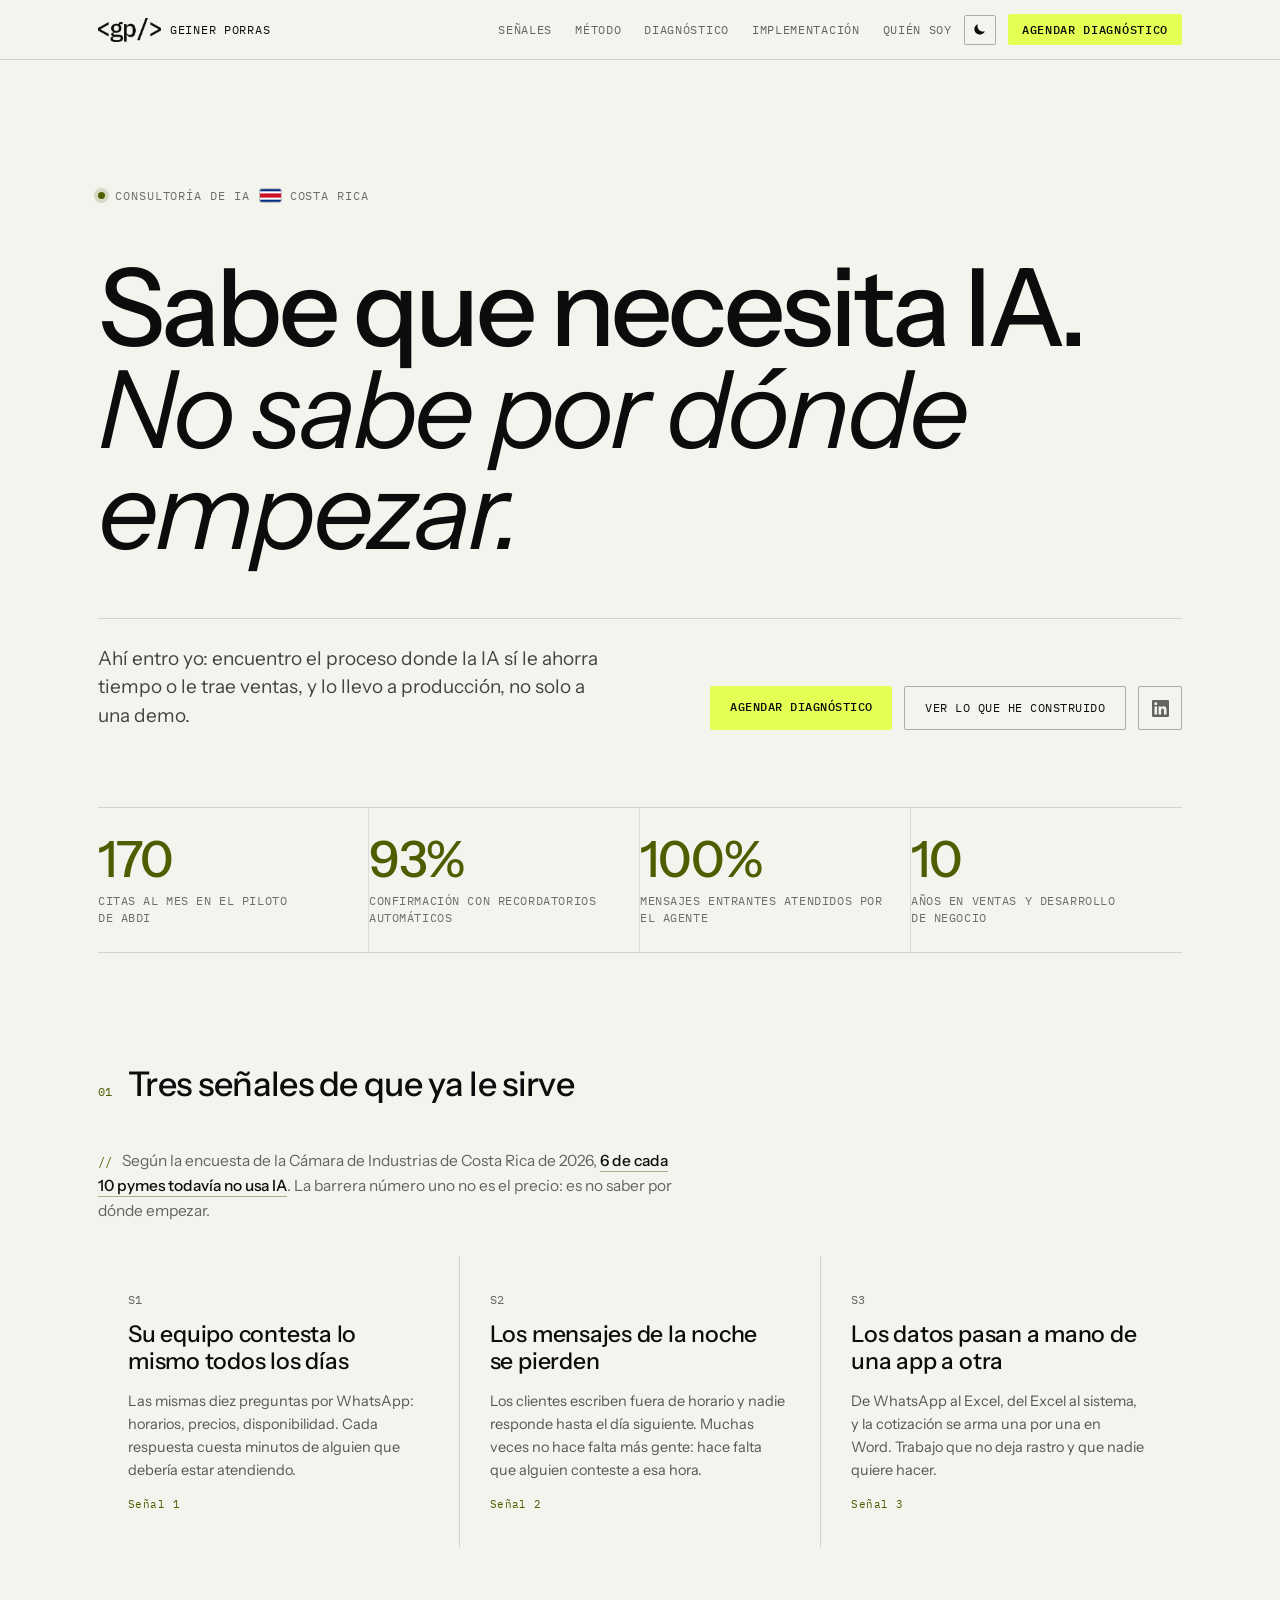
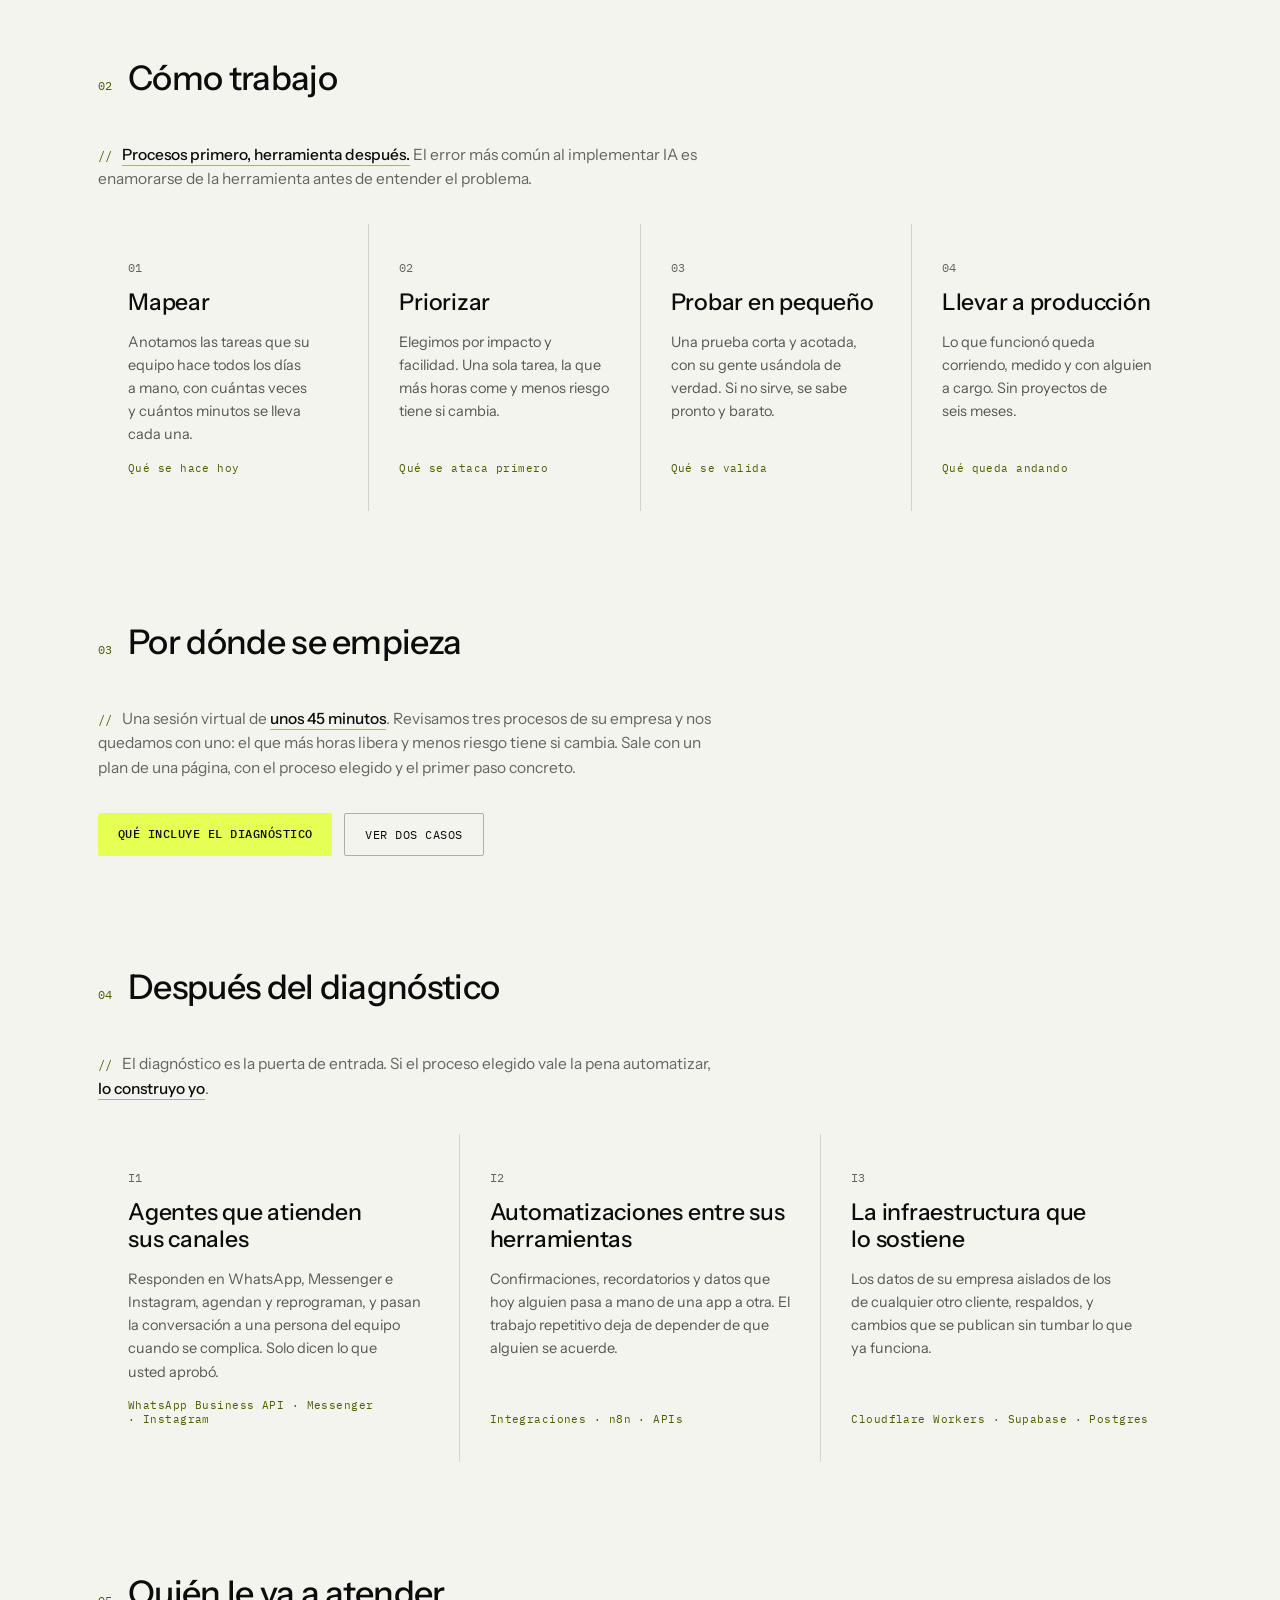
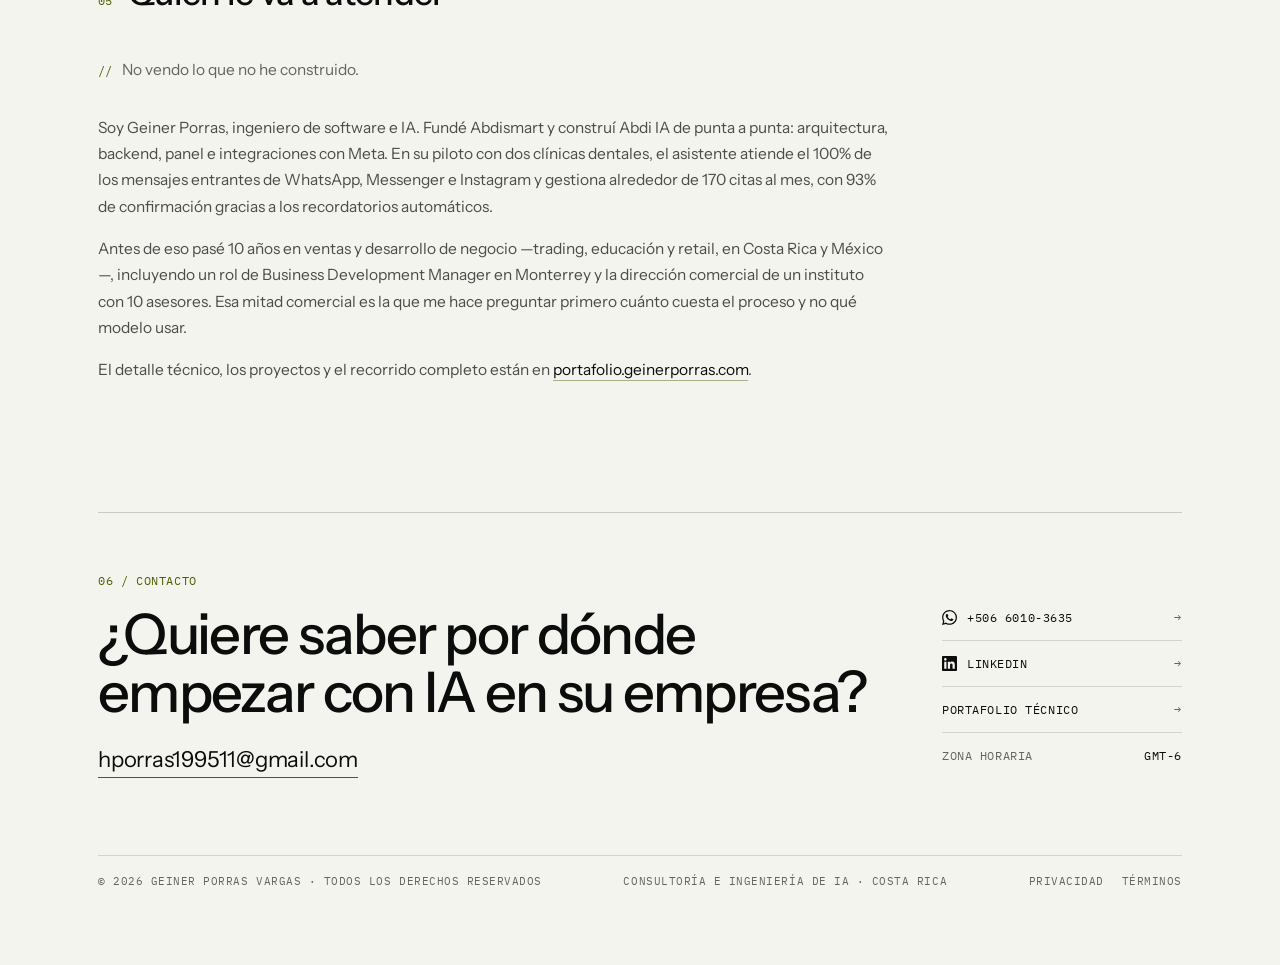
<file: index.html>
<!DOCTYPE html>
<html lang="es">
<head>
<meta charset="utf-8">
<meta name="viewport" content="width=device-width, initial-scale=1">
<title>Geiner Porras — Consultoría e ingeniería de IA para empresas</title>
<meta name="description" content="Ayudo a empresas en Costa Rica a encontrar el proceso donde la IA sí les ahorra tiempo o les trae ventas, y lo llevo a producción. Diagnóstico de IA de 45 minutos, virtual.">
<link rel="canonical" href="https://geinerporras.com/">

<meta property="og:type" content="website">
<meta property="og:url" content="https://geinerporras.com/">
<meta property="og:title" content="Geiner Porras — Consultoría e ingeniería de IA para empresas">
<meta property="og:description" content="Procesos primero, herramienta después. Encuentro el proceso donde la IA sí sirve y lo llevo a producción, no solo a una demo.">
<meta property="og:image" content="https://geinerporras.com/assets/about-portrait.webp">
<meta name="twitter:card" content="summary_large_image">
<meta name="theme-color" content="#0B0D0C"><link rel="icon" href="/favicon.ico" sizes="any"><link rel="apple-touch-icon" href="/apple-touch-icon.png">

<!-- Verificación del dominio ante Meta. Solo va en la home: Meta busca la
     etiqueta en la raíz del dominio, no en las demás páginas. -->
<meta name="facebook-domain-verification" content="plrnrj958veeeqbwg4w8jnc6x5x9df">

<script>
/* Set the theme before first paint so there is no flash of the wrong one. */
(function () {
  try {
    var saved = localStorage.getItem("gpv-theme");
    var theme = saved === "light" || saved === "dark" ? saved
      : (window.matchMedia("(prefers-color-scheme: light)").matches ? "light" : "dark");
    document.documentElement.setAttribute("data-theme", theme);
  } catch (e) {
    document.documentElement.setAttribute("data-theme", "dark");
  }
})();
</script>

<link rel="preconnect" href="https://fonts.googleapis.com">
<link rel="preconnect" href="https://fonts.gstatic.com" crossorigin>
<link href="https://fonts.googleapis.com/css2?family=Instrument+Sans:ital,wght@0,400..700;1,400..700&family=IBM+Plex+Mono:wght@400;500&display=swap" rel="stylesheet">
<link rel="stylesheet" href="styles.css">
</head>
<body data-pixel>

<a class="skip" href="#top">Ir al contenido</a>

<header class="site-header">
  <div class="wrap header-inner">
    <a href="#top" class="brand"><img class="brand-logo brand-logo--dark" src="assets/logo-gp-claro.webp" alt="" width="63" height="24" decoding="async"><img class="brand-logo brand-logo--light" src="assets/logo-gp-oscuro.webp" alt="" width="63" height="24" decoding="async"><span class="brand-name">Geiner Porras</span></a>
    <nav class="nav-inline" aria-label="Secciones">
      <a href="#senales">Señales</a>
      <a href="#metodo">Método</a>
      <a href="#diagnostico">Diagnóstico</a>
      <a href="#implementacion">Implementación</a>
      <a href="#quien">Quién soy</a>
    </nav>
    <div class="header-actions">
      <button id="theme-toggle" class="icon-btn" type="button" aria-label="Cambiar a tema claro">
        <svg class="icon icon-sun" viewBox="0 0 24 24" aria-hidden="true" focusable="false">
          <circle cx="12" cy="12" r="4.4"></circle>
          <g class="sun-rays">
            <line x1="12" y1="1.6" x2="12" y2="4"></line>
            <line x1="12" y1="20" x2="12" y2="22.4"></line>
            <line x1="1.6" y1="12" x2="4" y2="12"></line>
            <line x1="20" y1="12" x2="22.4" y2="12"></line>
            <line x1="4.7" y1="4.7" x2="6.4" y2="6.4"></line>
            <line x1="17.6" y1="17.6" x2="19.3" y2="19.3"></line>
            <line x1="4.7" y1="19.3" x2="6.4" y2="17.6"></line>
            <line x1="17.6" y1="6.4" x2="19.3" y2="4.7"></line>
          </g>
        </svg>
        <svg class="icon icon-moon" viewBox="0 0 24 24" aria-hidden="true" focusable="false">
          <path d="M20.5 14.6A8.6 8.6 0 0 1 9.4 3.5a8.6 8.6 0 1 0 11.1 11.1Z"></path>
        </svg>
      </button>
      <a href="/diagnostico" class="btn-lime">Agendar diagnóstico</a>
      <button id="menu-toggle" class="icon-btn menu-btn" type="button"
              aria-expanded="false" aria-controls="menu-panel" aria-label="Abrir menú">
        <svg class="icon icon-bars" viewBox="0 0 24 24" aria-hidden="true" focusable="false">
          <line x1="3.5" y1="7" x2="20.5" y2="7"></line>
          <line x1="3.5" y1="12" x2="20.5" y2="12"></line>
          <line x1="3.5" y1="17" x2="20.5" y2="17"></line>
        </svg>
        <svg class="icon icon-x" viewBox="0 0 24 24" aria-hidden="true" focusable="false">
          <line x1="6.2" y1="6.2" x2="17.8" y2="17.8"></line>
          <line x1="17.8" y1="6.2" x2="6.2" y2="17.8"></line>
        </svg>
      </button>
    </div>
  </div>

  <nav id="menu-panel" class="menu-panel" aria-label="Secciones">
    <div class="wrap menu-tree">
      <p class="menu-root">consultoria/</p>
      <ul class="menu-links">
        <li><a href="#senales">Señales</a></li>
        <li><a href="#metodo">Método</a></li>
        <li><a href="#diagnostico">Diagnóstico</a></li>
        <li><a href="#implementacion">Implementación</a></li>
        <li><a href="#quien">Quién soy</a></li>
        <li><a href="#contacto">Contacto</a></li>
      </ul>
    </div>
  </nav>
</header>

<main>

<section id="top" class="wrap hero">
  <p class="eyebrow">
    <span class="pulse" aria-hidden="true"></span>
    <span>Consultoría de IA</span>
    <span class="place">
      <svg class="flag" viewBox="0 0 30 18" aria-hidden="true" focusable="false">
        <rect width="30" height="18" fill="#002B7F"></rect>
        <rect y="3" width="30" height="12" fill="#FFFFFF"></rect>
        <rect y="6" width="30" height="6" fill="#CE1126"></rect>
      </svg>Costa Rica
    </span>
  </p>
  <h1 class="hero-title"><span>Sabe que necesita IA.</span><br><em>No sabe por dónde empezar.</em></h1>

  <div class="hero-foot">
    <p class="hero-sub">Ahí entro yo: encuentro el proceso donde la IA sí le ahorra tiempo o le trae ventas, y lo llevo a producción, no solo a una demo.</p>
    <div class="hero-ctas">
      <a href="/diagnostico" class="btn-lime mono">Agendar diagnóstico</a>
      <a href="https://portafolio.geinerporras.com/" class="btn-ghost mono">Ver lo que he construido</a>
      <a class="btn-icon" href="https://www.linkedin.com/in/geinerporras/" target="_blank" rel="noopener" aria-label="LinkedIn">
        <svg class="brand-icon" viewBox="0 0 24 24" aria-hidden="true" focusable="false"><path d="M20.447 20.452h-3.554v-5.569c0-1.328-.027-3.037-1.852-3.037-1.853 0-2.136 1.445-2.136 2.939v5.667H9.351V9h3.414v1.561h.046c.477-.9 1.637-1.85 3.37-1.85 3.601 0 4.267 2.37 4.267 5.455v6.286zM5.337 7.433c-1.144 0-2.063-.926-2.063-2.065 0-1.138.92-2.063 2.063-2.063 1.14 0 2.064.925 2.064 2.063 0 1.139-.925 2.065-2.064 2.065zm1.782 13.019H3.555V9h3.564v11.452zM22.225 0H1.771C.792 0 0 .774 0 1.729v20.542C0 23.227.792 24 1.771 24h20.451C23.2 24 24 23.227 24 22.271V1.729C24 .774 23.2 0 22.222 0h.003z"/></svg>
      </a>
    </div>
  </div>
</section>

<section class="wrap" aria-label="Cifras">
  <div class="metrics">
    <div class="metric"><div class="metric-val">170</div><div class="metric-label">Citas al mes en el piloto de Abdi</div></div>
    <div class="metric"><div class="metric-val">93%</div><div class="metric-label">Confirmación con recordatorios automáticos</div></div>
    <div class="metric"><div class="metric-val">100%</div><div class="metric-label">Mensajes entrantes atendidos por el agente</div></div>
    <div class="metric"><div class="metric-val">10</div><div class="metric-label">Años en ventas y desarrollo de negocio</div></div>
  </div>
</section>

<section id="senales" class="wrap section">
  <div class="sec-head"><span class="num mono">01</span><h2>Tres señales de que ya le sirve</h2></div>
  <p class="quip">Según la encuesta de la Cámara de Industrias de Costa Rica de 2026, <b>6 de cada 10 pymes todavía no usa IA</b>. La barrera número uno no es el precio: es no saber por dónde empezar.</p>
  <div class="services">
    <article class="service">
      <span class="service-num mono">S1</span>
      <h3>Su equipo contesta lo mismo todos los días</h3>
      <p>Las mismas diez preguntas por WhatsApp: horarios, precios, disponibilidad. Cada respuesta cuesta minutos de alguien que debería estar atendiendo.</p>
      <span class="service-meta">Señal 1</span>
    </article>
    <article class="service">
      <span class="service-num mono">S2</span>
      <h3>Los mensajes de la noche se pierden</h3>
      <p>Los clientes escriben fuera de horario y nadie responde hasta el día siguiente. Muchas veces no hace falta más gente: hace falta que alguien conteste a esa hora.</p>
      <span class="service-meta">Señal 2</span>
    </article>
    <article class="service">
      <span class="service-num mono">S3</span>
      <h3>Los datos pasan a mano de una app a otra</h3>
      <p>De WhatsApp al Excel, del Excel al sistema, y la cotización se arma una por una en Word. Trabajo que no deja rastro y que nadie quiere hacer.</p>
      <span class="service-meta">Señal 3</span>
    </article>
  </div>
</section>

<section id="metodo" class="wrap section">
  <div class="sec-head"><span class="num mono">02</span><h2>Cómo trabajo</h2></div>
  <p class="quip"><b>Procesos primero, herramienta después.</b> El error más común al implementar IA es enamorarse de la herramienta antes de entender el problema.</p>
  <div class="services services--4">
    <article class="service">
      <span class="service-num mono">01</span>
      <h3>Mapear</h3>
      <p>Anotamos las tareas que su equipo hace todos los días a mano, con cuántas veces y cuántos minutos se lleva cada una.</p>
      <span class="service-meta">Qué se hace hoy</span>
    </article>
    <article class="service">
      <span class="service-num mono">02</span>
      <h3>Priorizar</h3>
      <p>Elegimos por impacto y facilidad. Una sola tarea, la que más horas come y menos riesgo tiene si cambia.</p>
      <span class="service-meta">Qué se ataca primero</span>
    </article>
    <article class="service">
      <span class="service-num mono">03</span>
      <h3>Probar en pequeño</h3>
      <p>Una prueba corta y acotada, con su gente usándola de verdad. Si no sirve, se sabe pronto y barato.</p>
      <span class="service-meta">Qué se valida</span>
    </article>
    <article class="service">
      <span class="service-num mono">04</span>
      <h3>Llevar a producción</h3>
      <p>Lo que funcionó queda corriendo, medido y con alguien a cargo. Sin proyectos de seis meses.</p>
      <span class="service-meta">Qué queda andando</span>
    </article>
  </div>
</section>

<section id="diagnostico" class="wrap section">
  <div class="sec-head"><span class="num mono">03</span><h2>Por dónde se empieza</h2></div>
  <p class="quip">Una sesión virtual de <b>unos 45 minutos</b>. Revisamos tres procesos de su empresa y nos quedamos con uno: el que más horas libera y menos riesgo tiene si cambia. Sale con un plan de una página, con el proceso elegido y el primer paso concreto.</p>
  <div class="hero-ctas">
    <a href="/diagnostico" class="btn-lime mono">Qué incluye el diagnóstico</a>
    <a href="/diagnostico#casos" class="btn-ghost mono">Ver dos casos</a>
  </div>
</section>

<section id="implementacion" class="wrap section">
  <div class="sec-head"><span class="num mono">04</span><h2>Después del diagnóstico</h2></div>
  <p class="quip">El diagnóstico es la puerta de entrada. Si el proceso elegido vale la pena automatizar, <b>lo construyo yo</b>.</p>
  <div class="services">
    <article class="service">
      <span class="service-num mono">I1</span>
      <h3>Agentes que atienden sus canales</h3>
      <p>Responden en WhatsApp, Messenger e Instagram, agendan y reprograman, y pasan la conversación a una persona del equipo cuando se complica. Solo dicen lo que usted aprobó.</p>
      <span class="service-meta">WhatsApp Business API · Messenger · Instagram</span>
    </article>
    <article class="service">
      <span class="service-num mono">I2</span>
      <h3>Automatizaciones entre sus herramientas</h3>
      <p>Confirmaciones, recordatorios y datos que hoy alguien pasa a mano de una app a otra. El trabajo repetitivo deja de depender de que alguien se acuerde.</p>
      <span class="service-meta">Integraciones · n8n · APIs</span>
    </article>
    <article class="service">
      <span class="service-num mono">I3</span>
      <h3>La infraestructura que lo sostiene</h3>
      <p>Los datos de su empresa aislados de los de cualquier otro cliente, respaldos, y cambios que se publican sin tumbar lo que ya funciona.</p>
      <span class="service-meta">Cloudflare Workers · Supabase · Postgres</span>
    </article>
  </div>
</section>

<section id="quien" class="wrap section">
  <div class="sec-head"><span class="num mono">05</span><h2>Quién le va a atender</h2></div>
  <p class="quip">No vendo lo que no he construido.</p>
  <div class="porque">
    <p>Soy Geiner Porras, ingeniero de software e IA. Fundé Abdismart y construí Abdi IA de punta a punta: arquitectura, backend, panel e integraciones con Meta. En su piloto con dos clínicas dentales, el asistente atiende el 100% de los mensajes entrantes de WhatsApp, Messenger e Instagram y gestiona alrededor de 170 citas al mes, con 93% de confirmación gracias a los recordatorios automáticos.</p>
    <p>Antes de eso pasé 10 años en ventas y desarrollo de negocio —trading, educación y retail, en Costa Rica y México—, incluyendo un rol de Business Development Manager en Monterrey y la dirección comercial de un instituto con 10 asesores. Esa mitad comercial es la que me hace preguntar primero cuánto cuesta el proceso y no qué modelo usar.</p>
    <p class="porque-note">El detalle técnico, los proyectos y el recorrido completo están en <a href="https://portafolio.geinerporras.com/">portafolio.geinerporras.com</a>.</p>
  </div>
</section>

<section id="contacto" class="wrap section section--contact">
  <div class="contact">
    <div class="contact-main">
      <span class="mono lime">06 / Contacto</span>
      <p class="cta-head">¿Quiere saber por dónde empezar con IA en su empresa?</p>
      <a class="mail" href="mailto:hporras199511@gmail.com">hporras199511@gmail.com</a>
    </div>
    <div class="contact-links">
      <a href="https://wa.me/50660103635?text=Hola%20Geiner%2C%20quiero%20agendar%20el%20diagn%C3%B3stico%20de%20IA." data-agenda target="_blank" rel="noopener" aria-label="WhatsApp +506 6010-3635"><span class="link-label"><svg class="brand-icon" viewBox="0 0 24 24" aria-hidden="true" focusable="false"><path d="M17.472 14.382c-.297-.149-1.758-.867-2.03-.967-.273-.099-.471-.148-.67.15-.197.297-.767.966-.94 1.164-.173.199-.347.223-.644.075-.297-.15-1.255-.463-2.39-1.475-.883-.788-1.48-1.761-1.653-2.059-.173-.297-.018-.458.13-.606.134-.133.298-.347.446-.52.149-.174.198-.298.298-.497.099-.198.05-.371-.025-.52-.075-.149-.669-1.612-.916-2.207-.242-.579-.487-.5-.669-.51a12.8 12.8 0 0 0-.57-.01c-.198 0-.52.074-.792.372-.272.297-1.04 1.016-1.04 2.479 0 1.462 1.065 2.875 1.213 3.074.149.198 2.096 3.2 5.077 4.487.709.306 1.262.489 1.694.625.712.227 1.36.195 1.871.118.571-.085 1.758-.719 2.006-1.413.248-.694.248-1.289.173-1.413-.074-.124-.272-.198-.57-.347m-5.421 7.403h-.004a9.87 9.87 0 0 1-5.031-1.378l-.361-.214-3.741.982.998-3.648-.235-.374a9.86 9.86 0 0 1-1.51-5.26c.001-5.45 4.436-9.884 9.888-9.884 2.64 0 5.122 1.03 6.988 2.898a9.825 9.825 0 0 1 2.893 6.994c-.003 5.45-4.437 9.884-9.885 9.884m8.413-18.297A11.815 11.815 0 0 0 12.05 0C5.495 0 .16 5.335.157 11.892c0 2.096.547 4.142 1.588 5.945L.057 24l6.305-1.654a11.882 11.882 0 0 0 5.683 1.448h.005c6.554 0 11.89-5.335 11.893-11.893A11.821 11.821 0 0 0 20.465 3.488"/></svg>+506 6010-3635</span><span class="muted">→</span></a>
      <a href="https://www.linkedin.com/in/geinerporras/" target="_blank" rel="noopener"><span class="link-label"><svg class="brand-icon" viewBox="0 0 24 24" aria-hidden="true" focusable="false"><path d="M20.447 20.452h-3.554v-5.569c0-1.328-.027-3.037-1.852-3.037-1.853 0-2.136 1.445-2.136 2.939v5.667H9.351V9h3.414v1.561h.046c.477-.9 1.637-1.85 3.37-1.85 3.601 0 4.267 2.37 4.267 5.455v6.286zM5.337 7.433c-1.144 0-2.063-.926-2.063-2.065 0-1.138.92-2.063 2.063-2.063 1.14 0 2.064.925 2.064 2.063 0 1.139-.925 2.065-2.064 2.065zm1.782 13.019H3.555V9h3.564v11.452zM22.225 0H1.771C.792 0 0 .774 0 1.729v20.542C0 23.227.792 24 1.771 24h20.451C23.2 24 24 23.227 24 22.271V1.729C24 .774 23.2 0 22.222 0h.003z"/></svg>LinkedIn</span><span class="muted">→</span></a>
      <a href="https://portafolio.geinerporras.com/"><span class="link-label">Portafolio técnico</span><span class="muted">→</span></a>
      <div><span class="muted">Zona horaria</span><span>GMT-6</span></div>
    </div>
  </div>
  <div class="footer">
    <span>© 2026 Geiner Porras Vargas · Todos los derechos reservados</span>
    <span>Consultoría e ingeniería de IA · Costa Rica</span>
    <nav class="footer-legal" aria-label="Legal">
      <a href="/privacidad">Privacidad</a>
      <a href="/terminos">Términos</a>
    </nav>
  </div>
</section>

</main>

<script type="application/ld+json">
{
  "@context": "https://schema.org",
  "@graph": [
    {
      "@type": "Person",
      "@id": "https://geinerporras.com/#geiner",
      "name": "Geiner Porras Vargas",
      "jobTitle": "Consultor e ingeniero de IA",
      "url": "https://geinerporras.com/",
      "email": "hporras199511@gmail.com",
      "telephone": "+506 6010-3635",
      "sameAs": [
        "https://www.linkedin.com/in/geinerporras/",
        "https://github.com/geipovadev/",
        "https://portafolio.geinerporras.com/"
      ]
    },
    {
      "@type": "ProfessionalService",
      "name": "Geiner Porras — Consultoría e ingeniería de IA",
      "url": "https://geinerporras.com/",
      "description": "Consultoría e implementación de IA para empresas en Costa Rica: diagnóstico del proceso a automatizar, agentes conversacionales y automatizaciones llevadas a producción.",
      "founder": { "@id": "https://geinerporras.com/#geiner" },
      "areaServed": { "@type": "Country", "name": "Costa Rica" },
      "availableLanguage": "es",
      "makesOffer": {
        "@type": "Offer",
        "name": "Diagnóstico de IA",
        "description": "Sesión virtual de unos 45 minutos. Revisamos tres procesos y elegimos uno. Entregable: plan de una página con el primer paso.",
        "url": "https://geinerporras.com/diagnostico"
      }
    }
  ]
}
</script>

<script src="consultoria.js"></script>
</body>
</html>
</file>
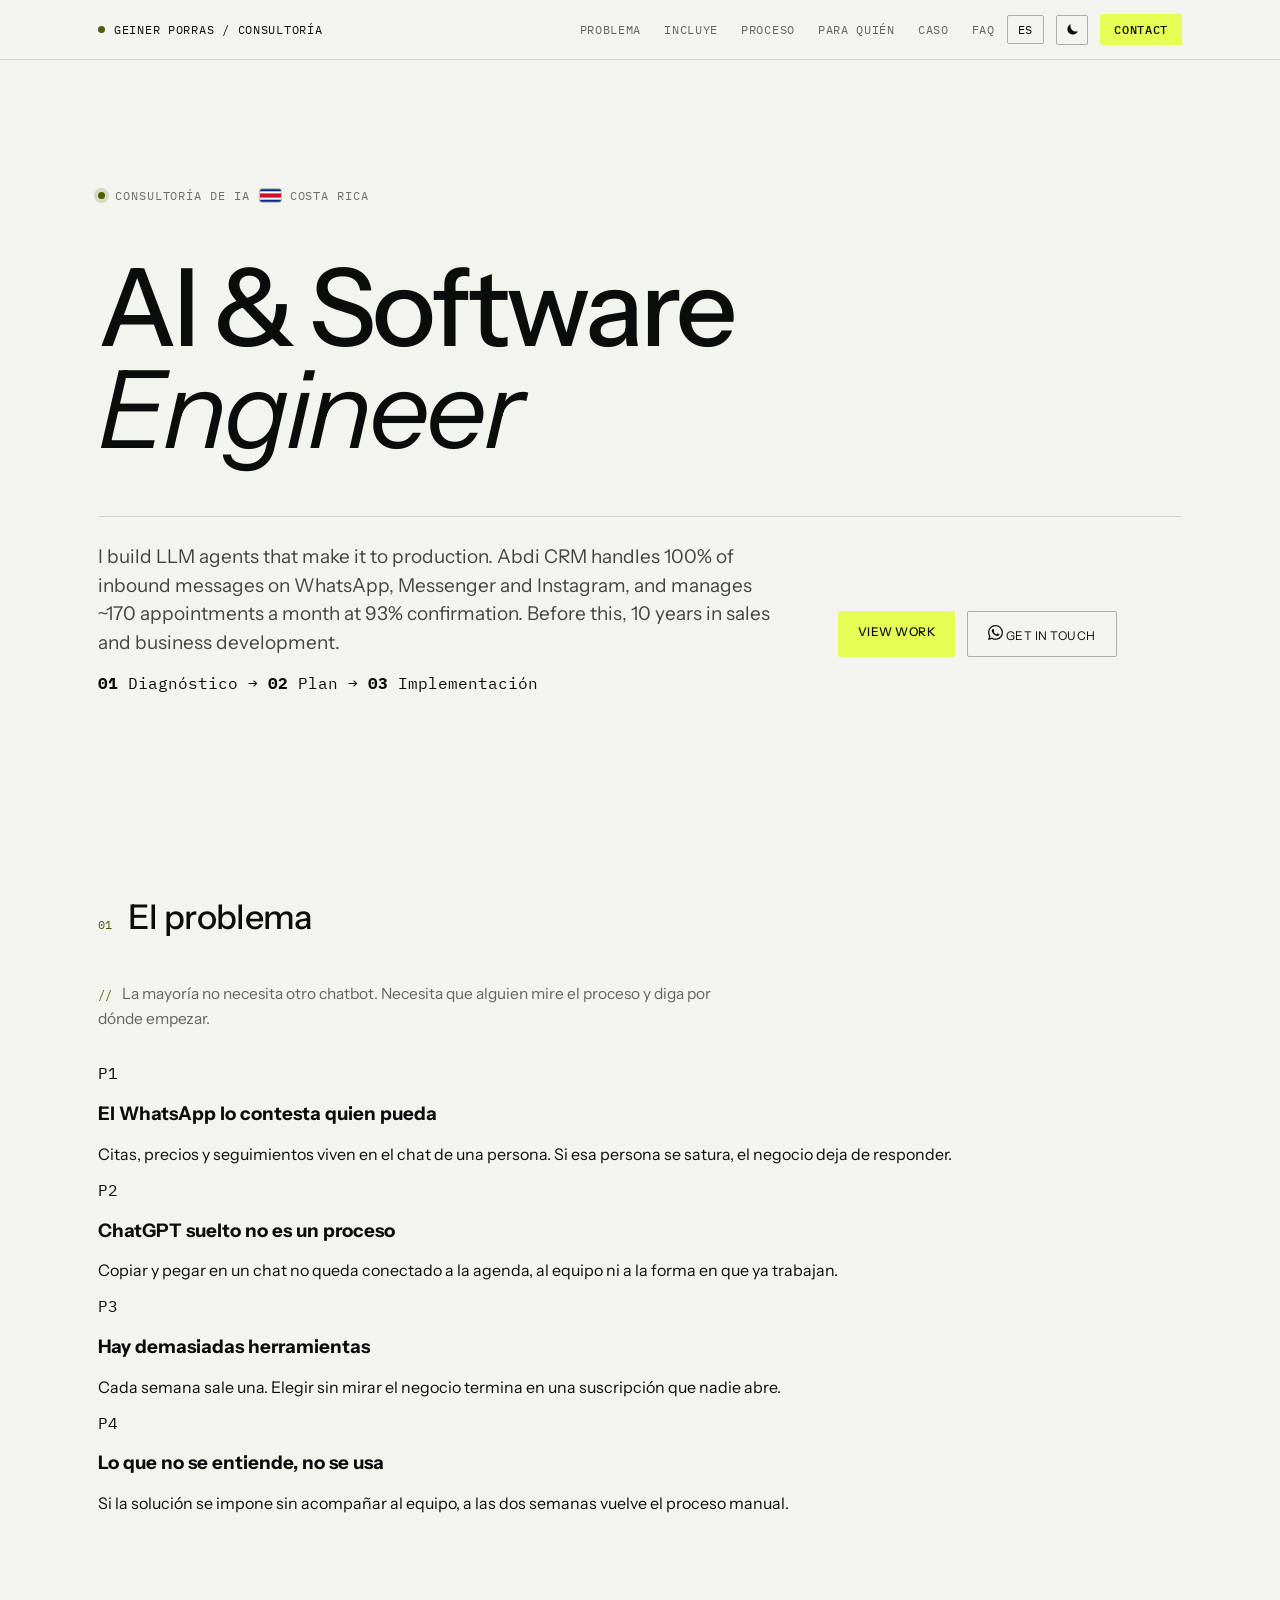
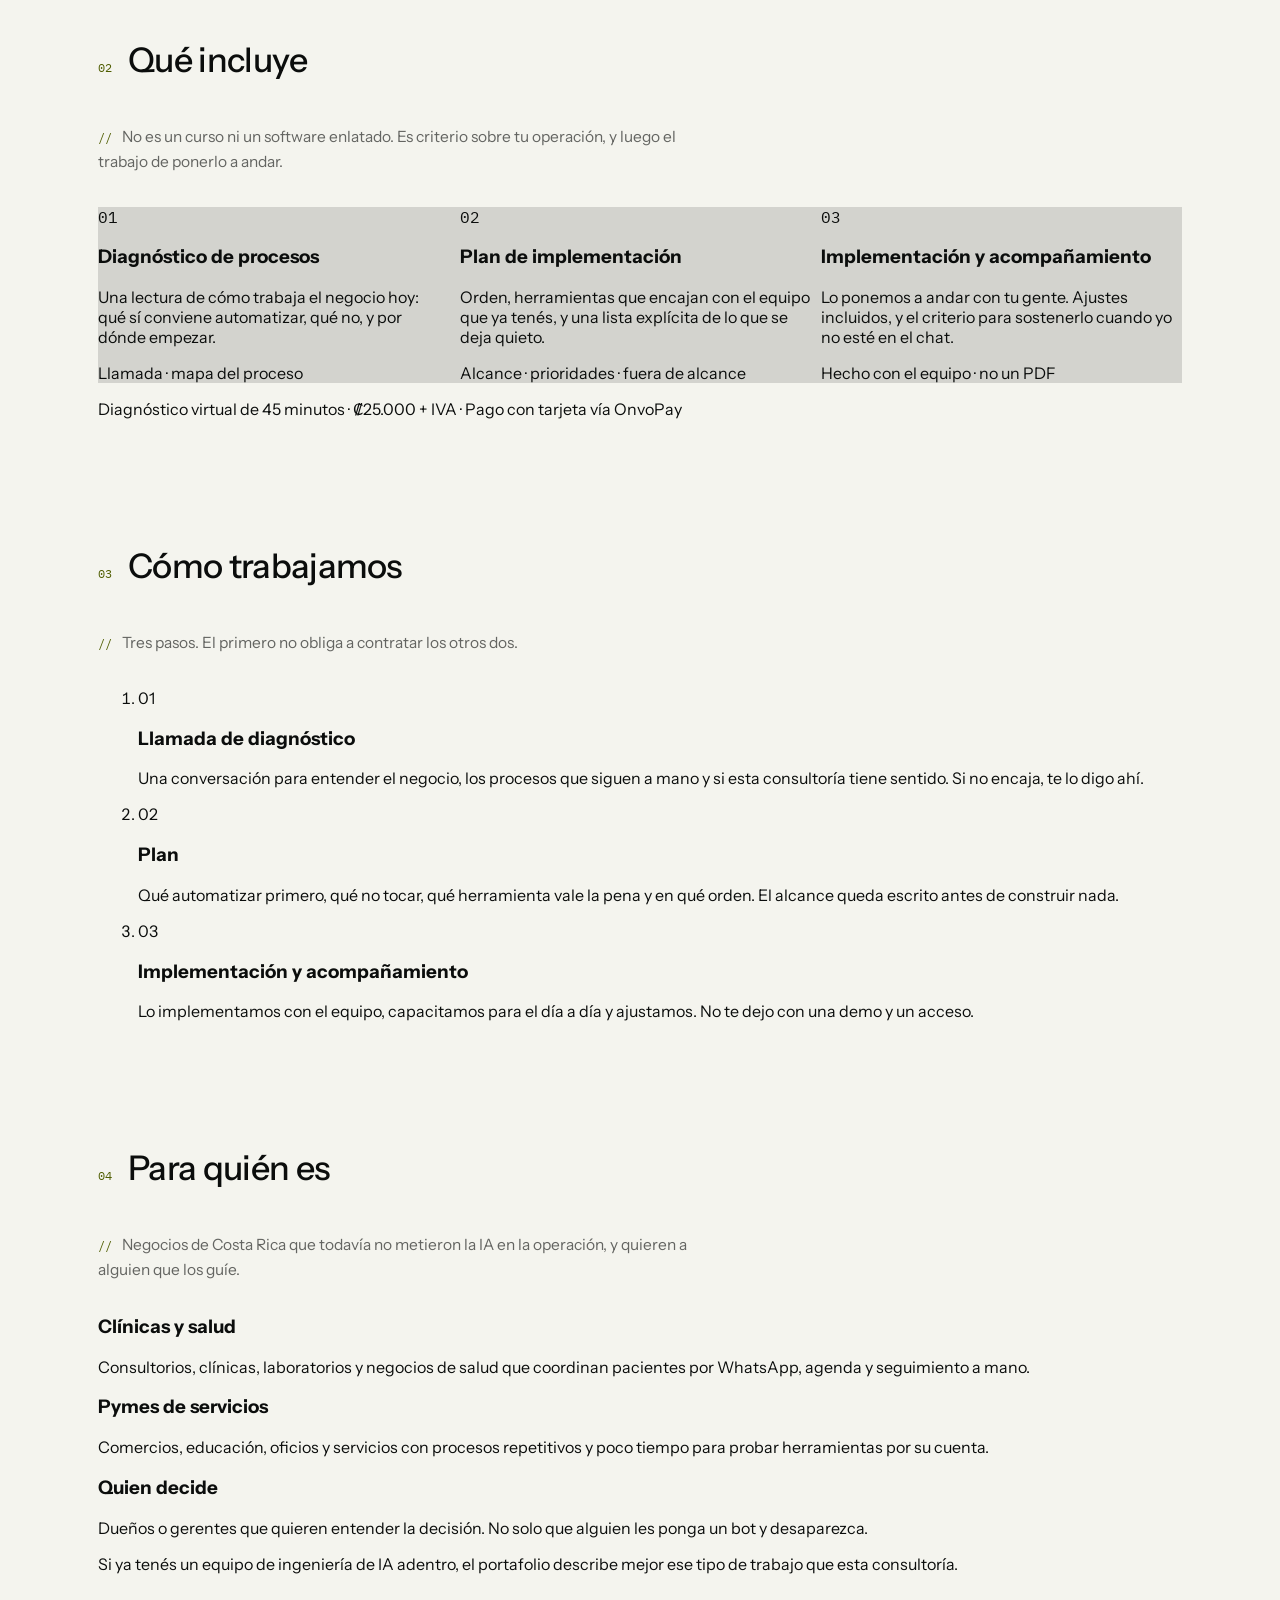
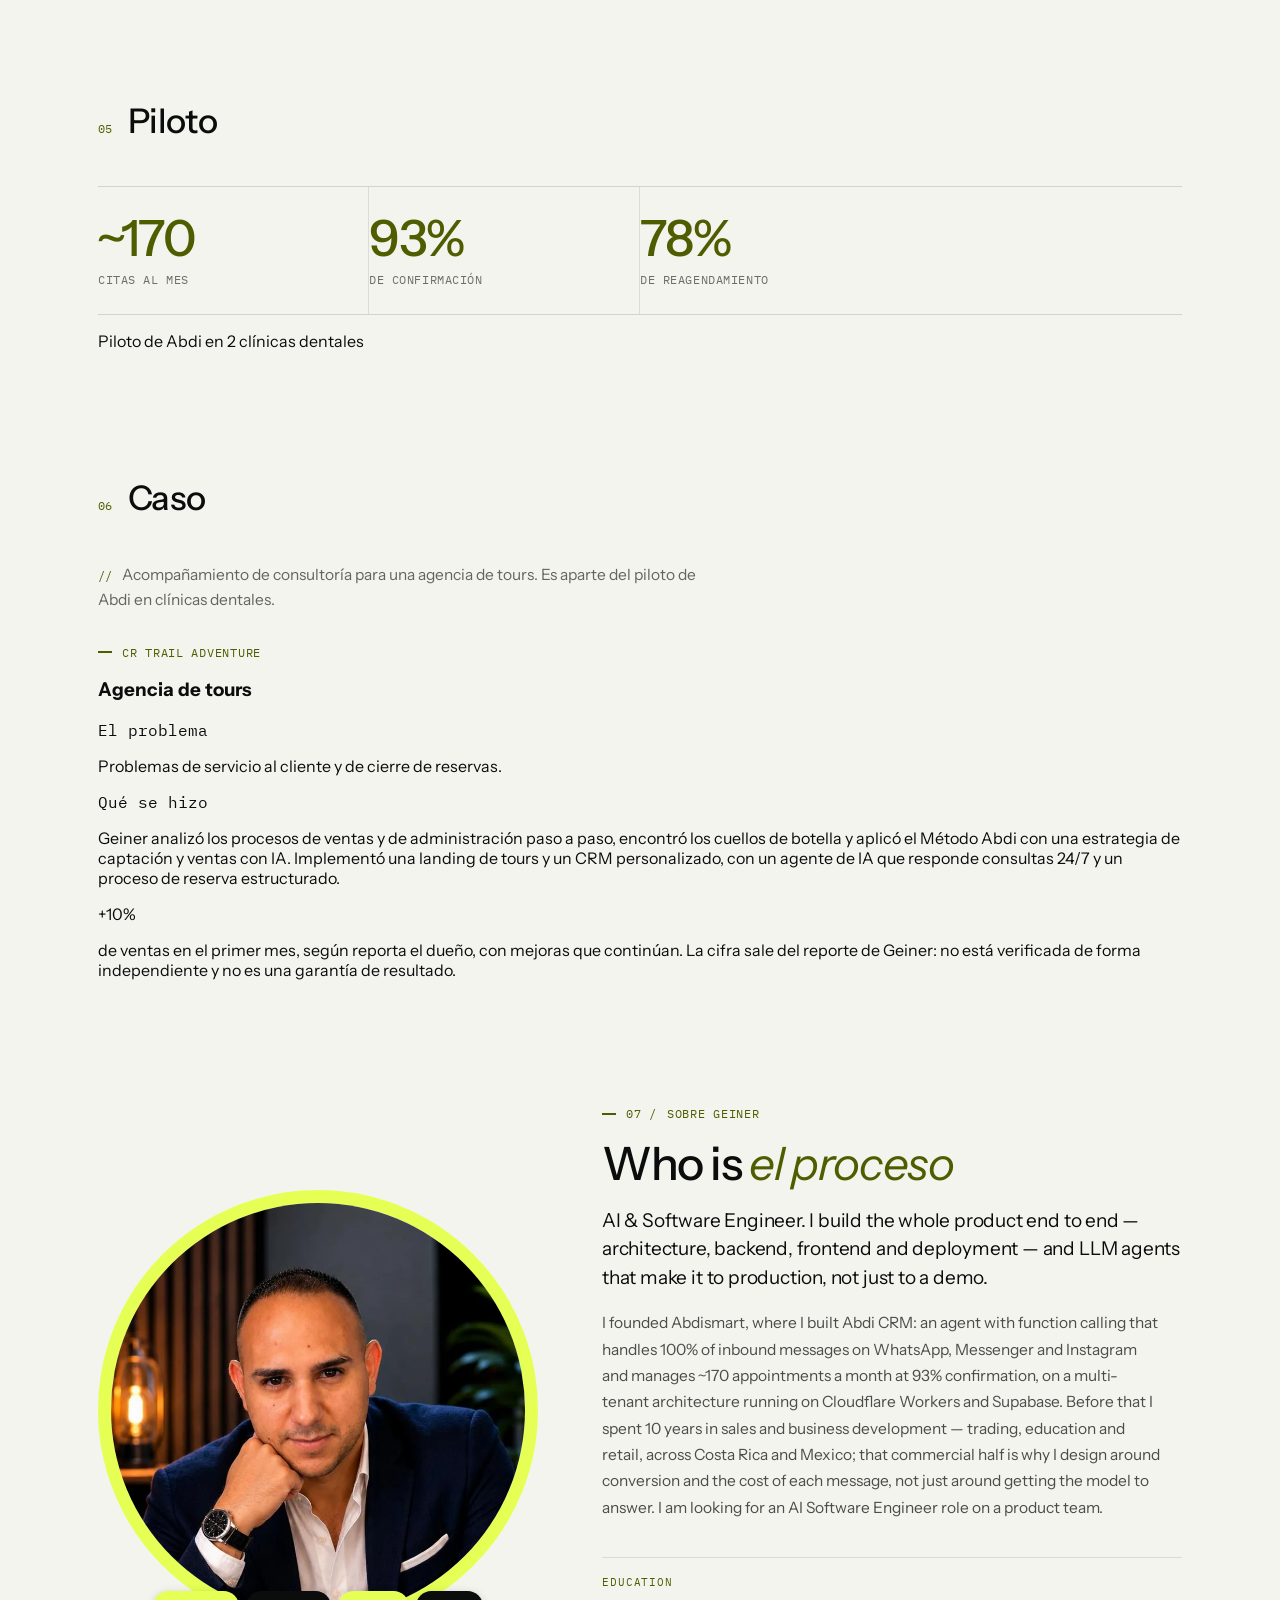
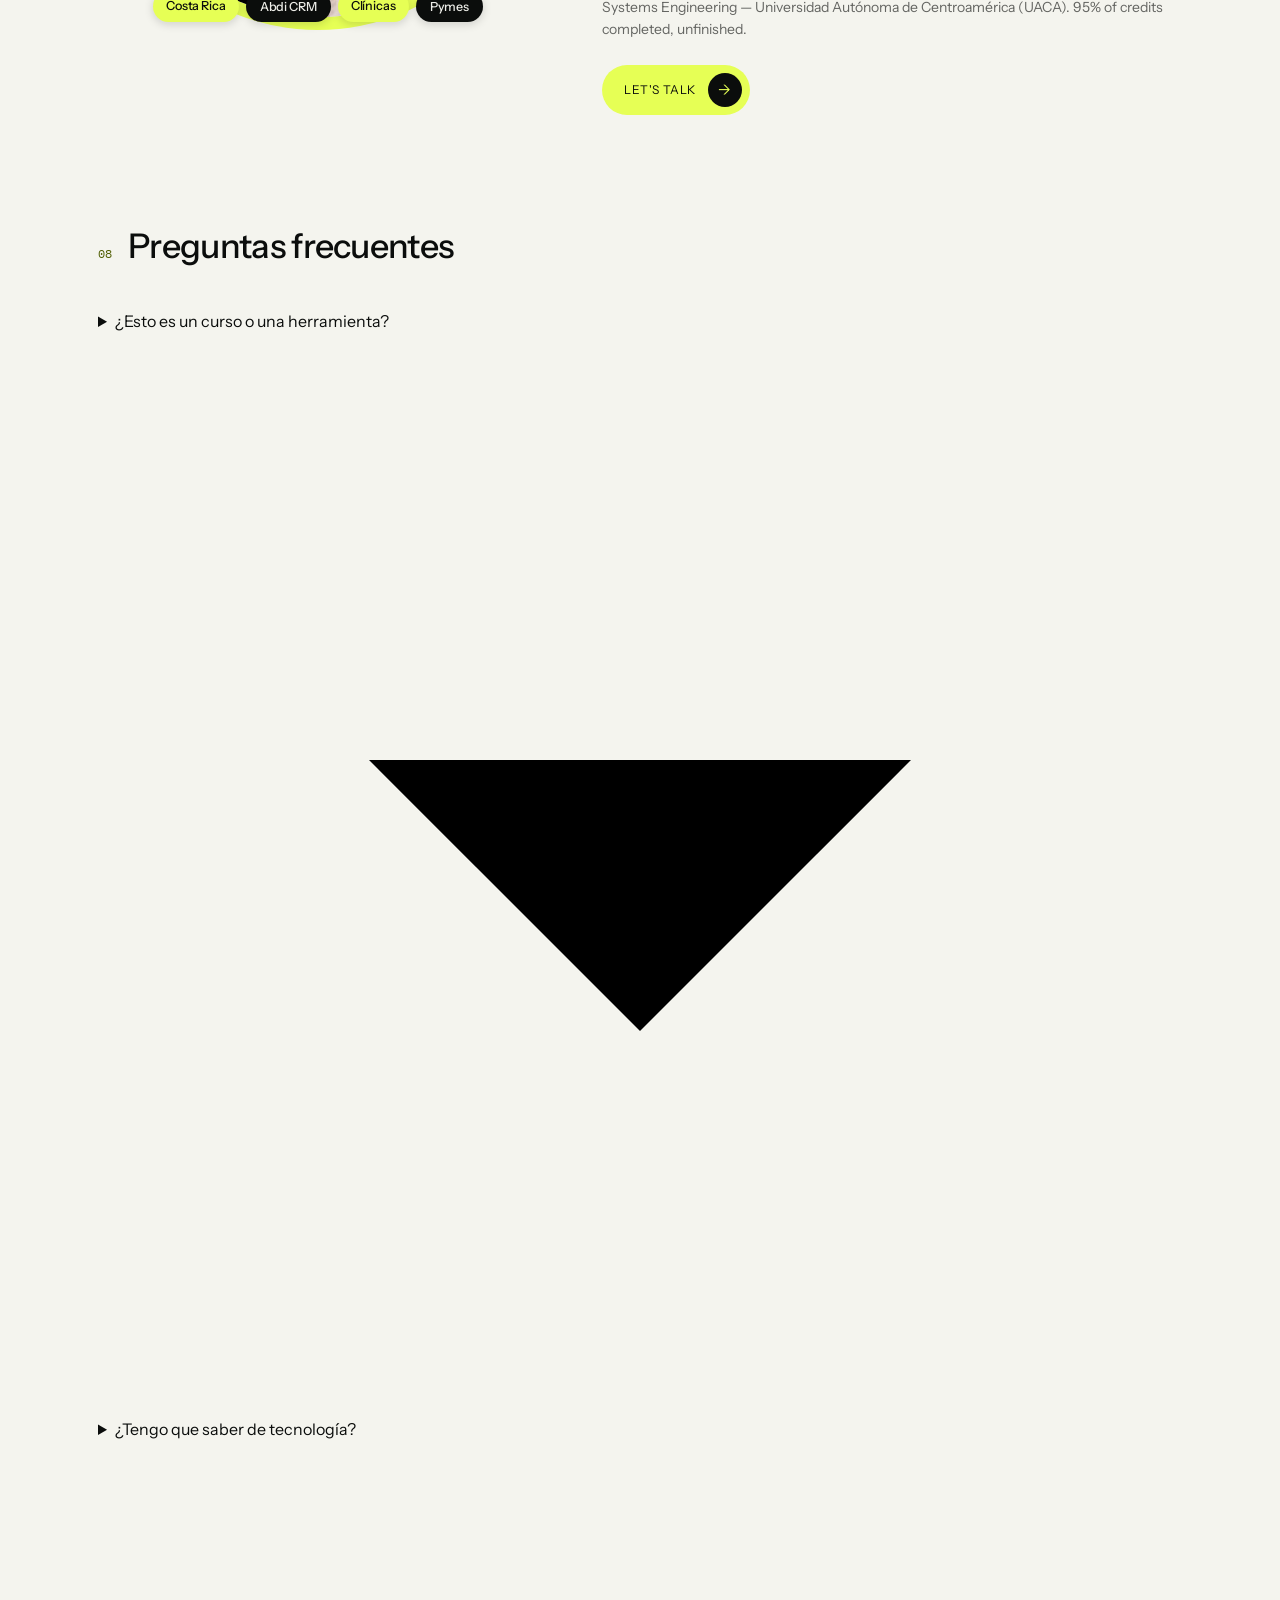
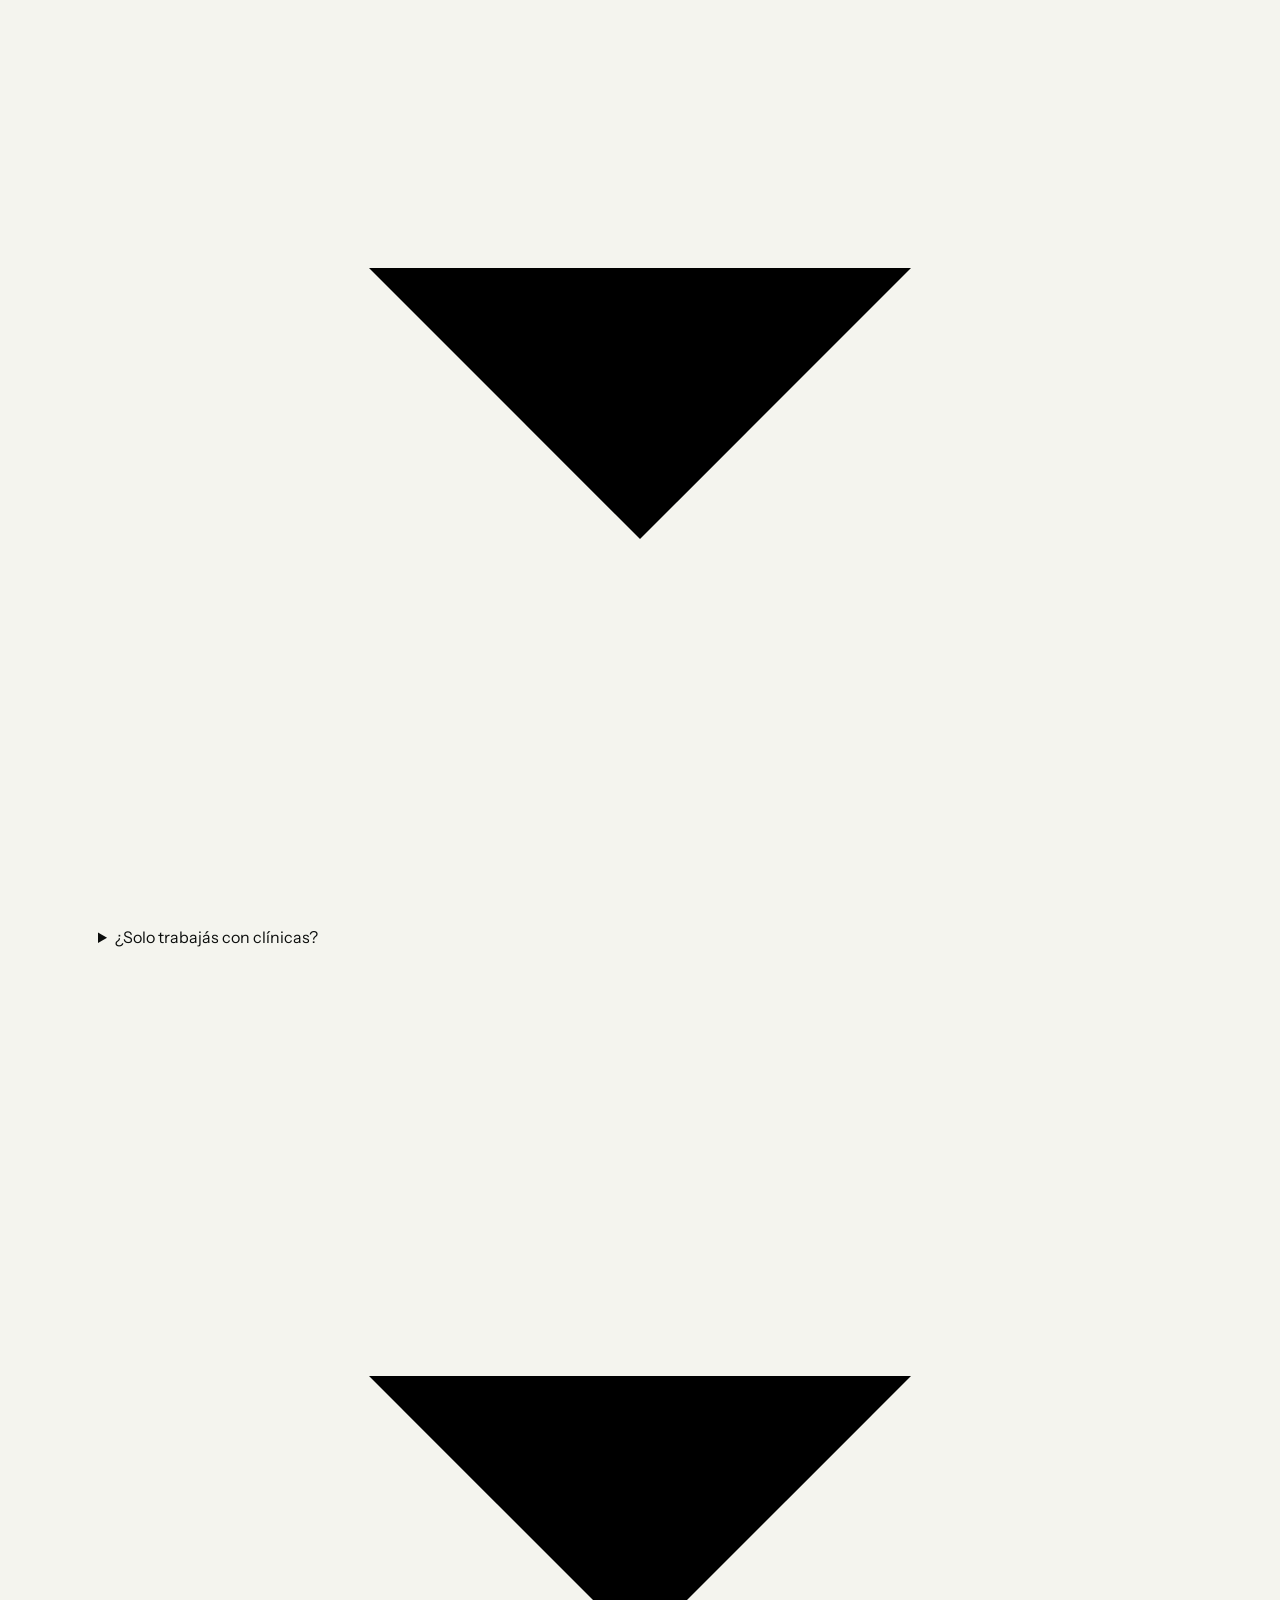
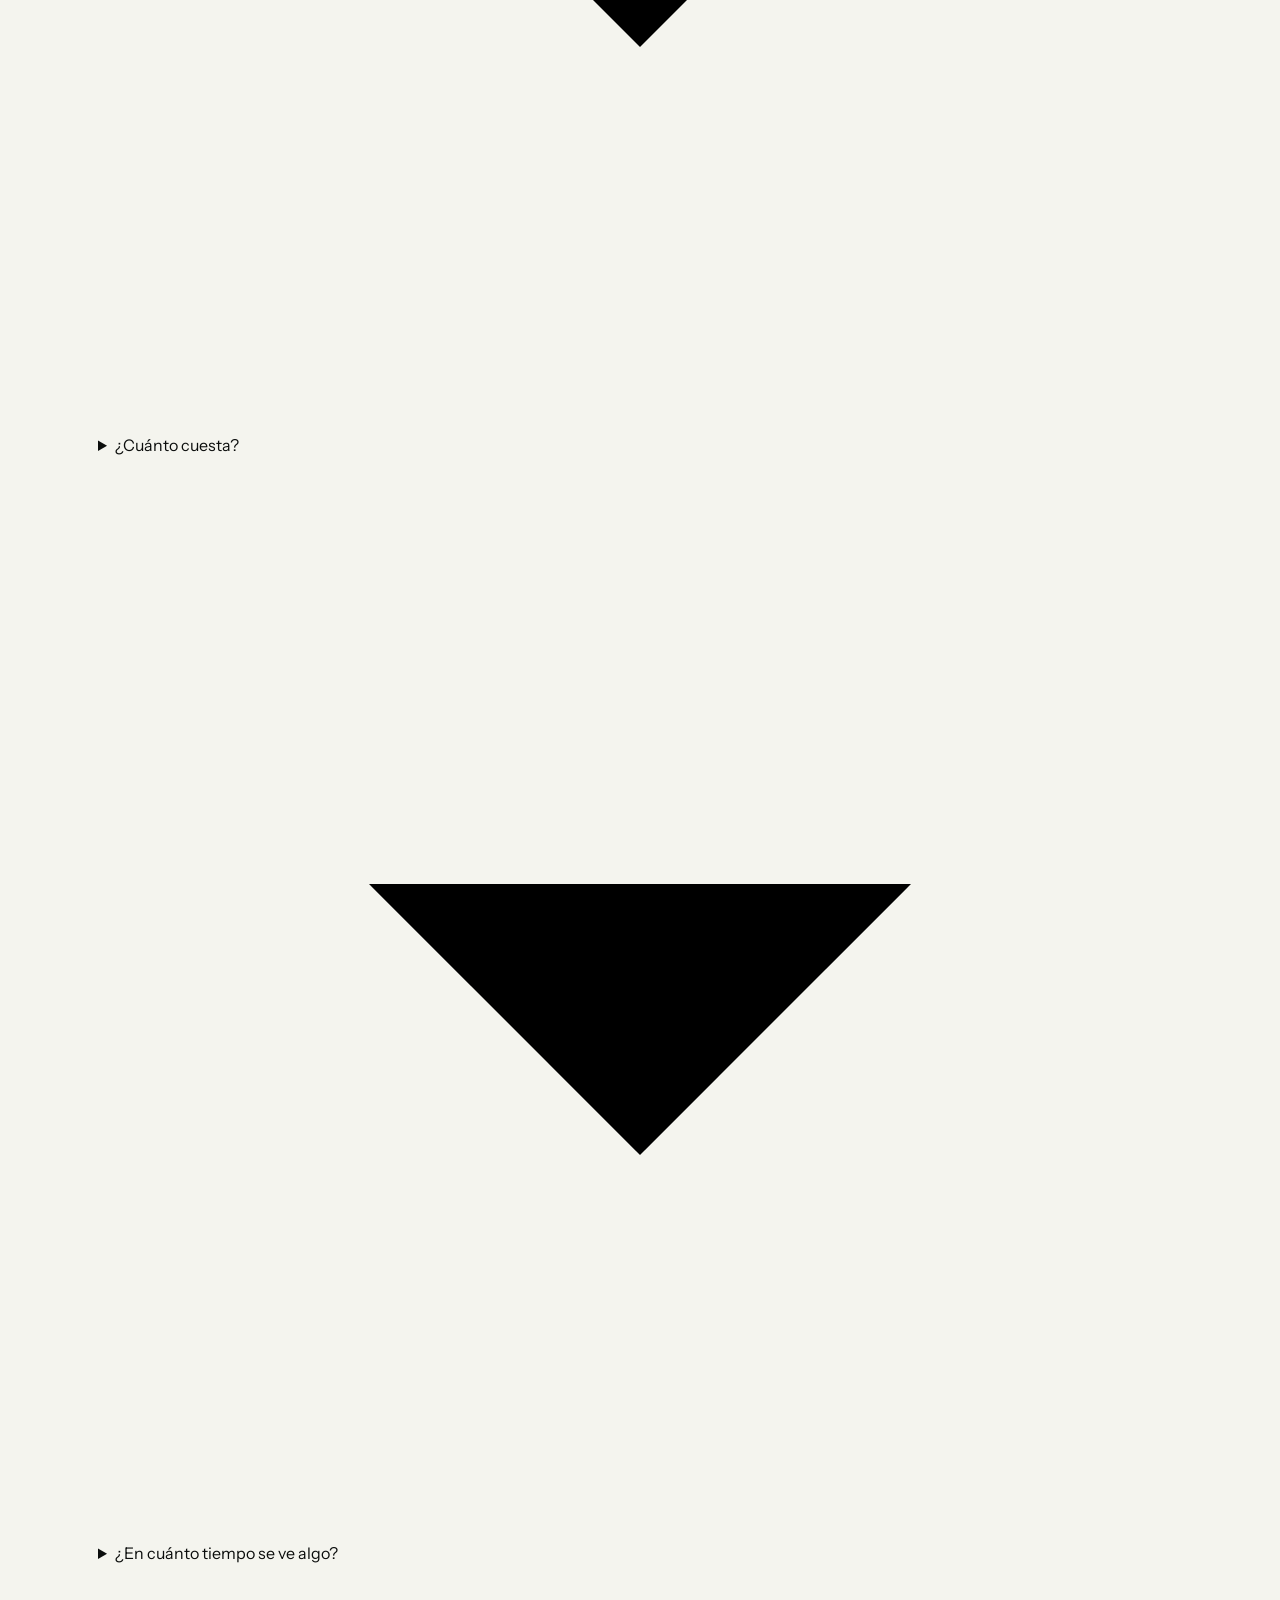
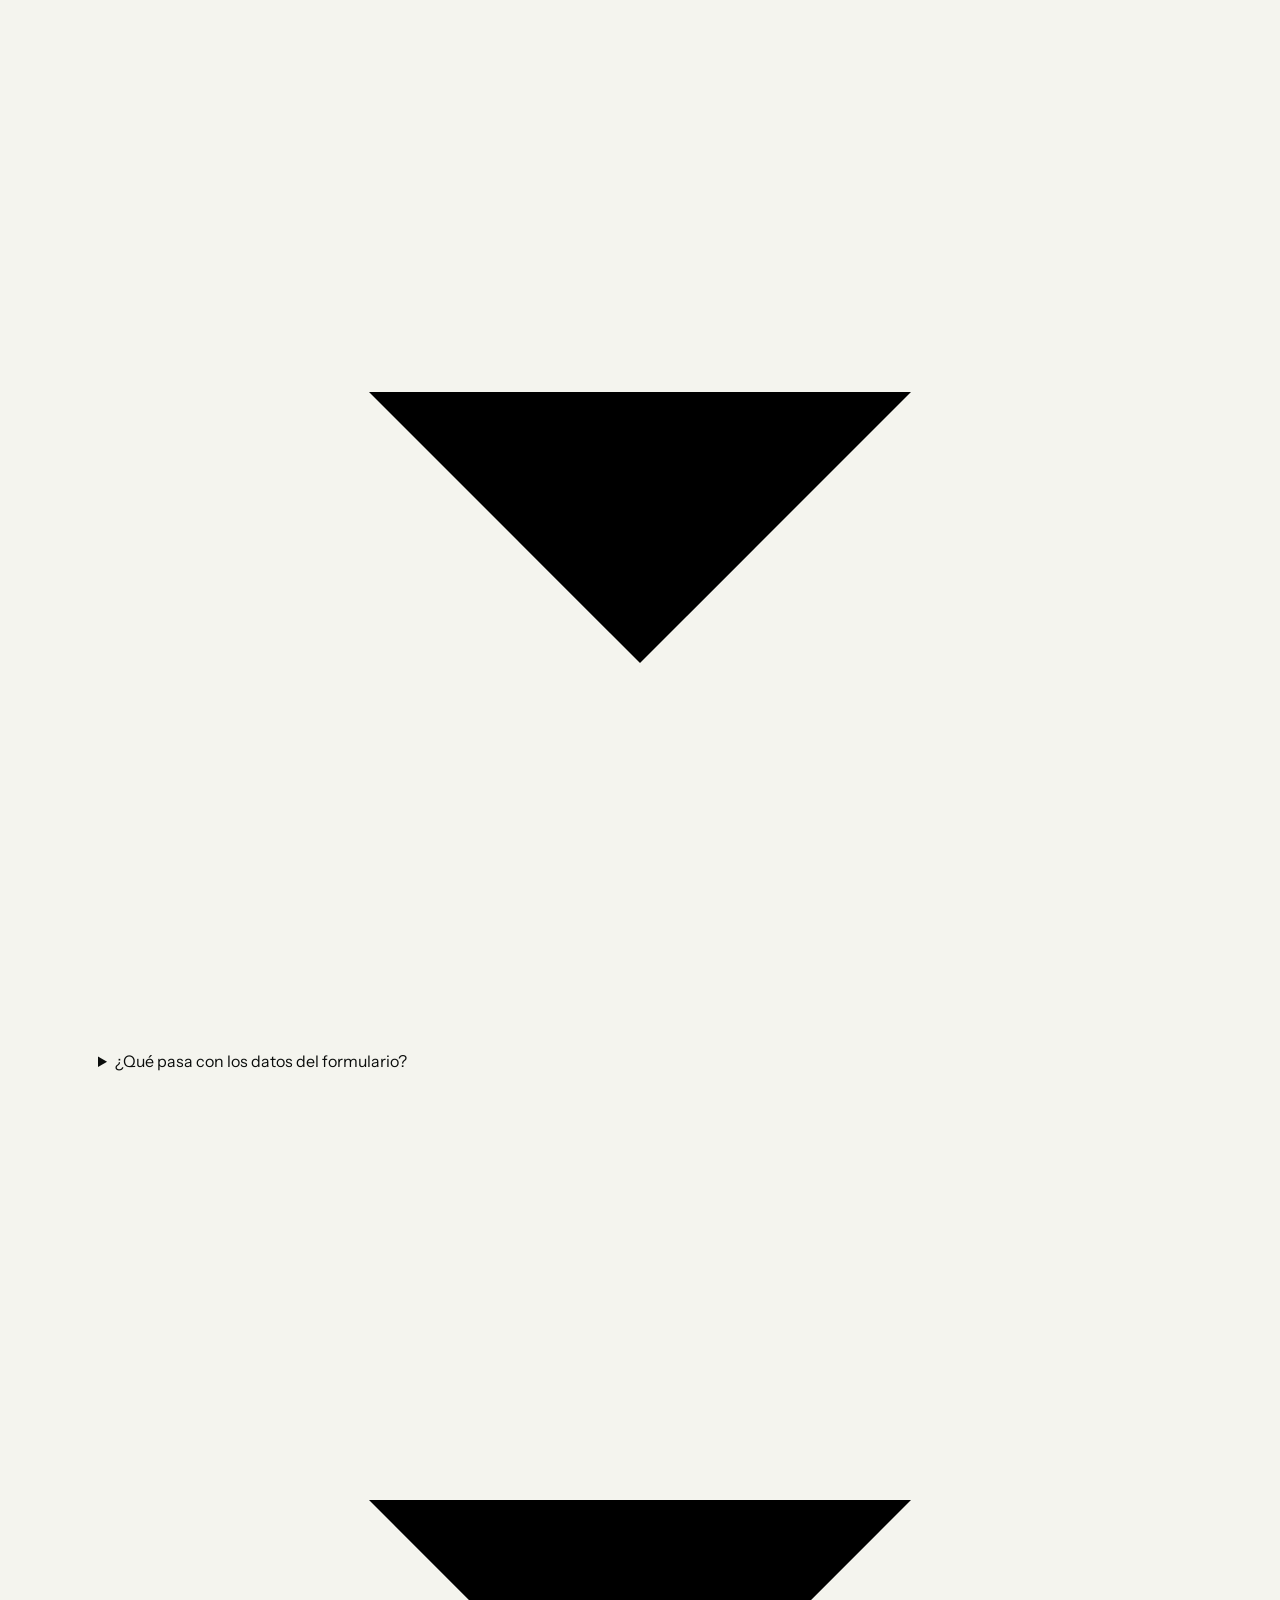
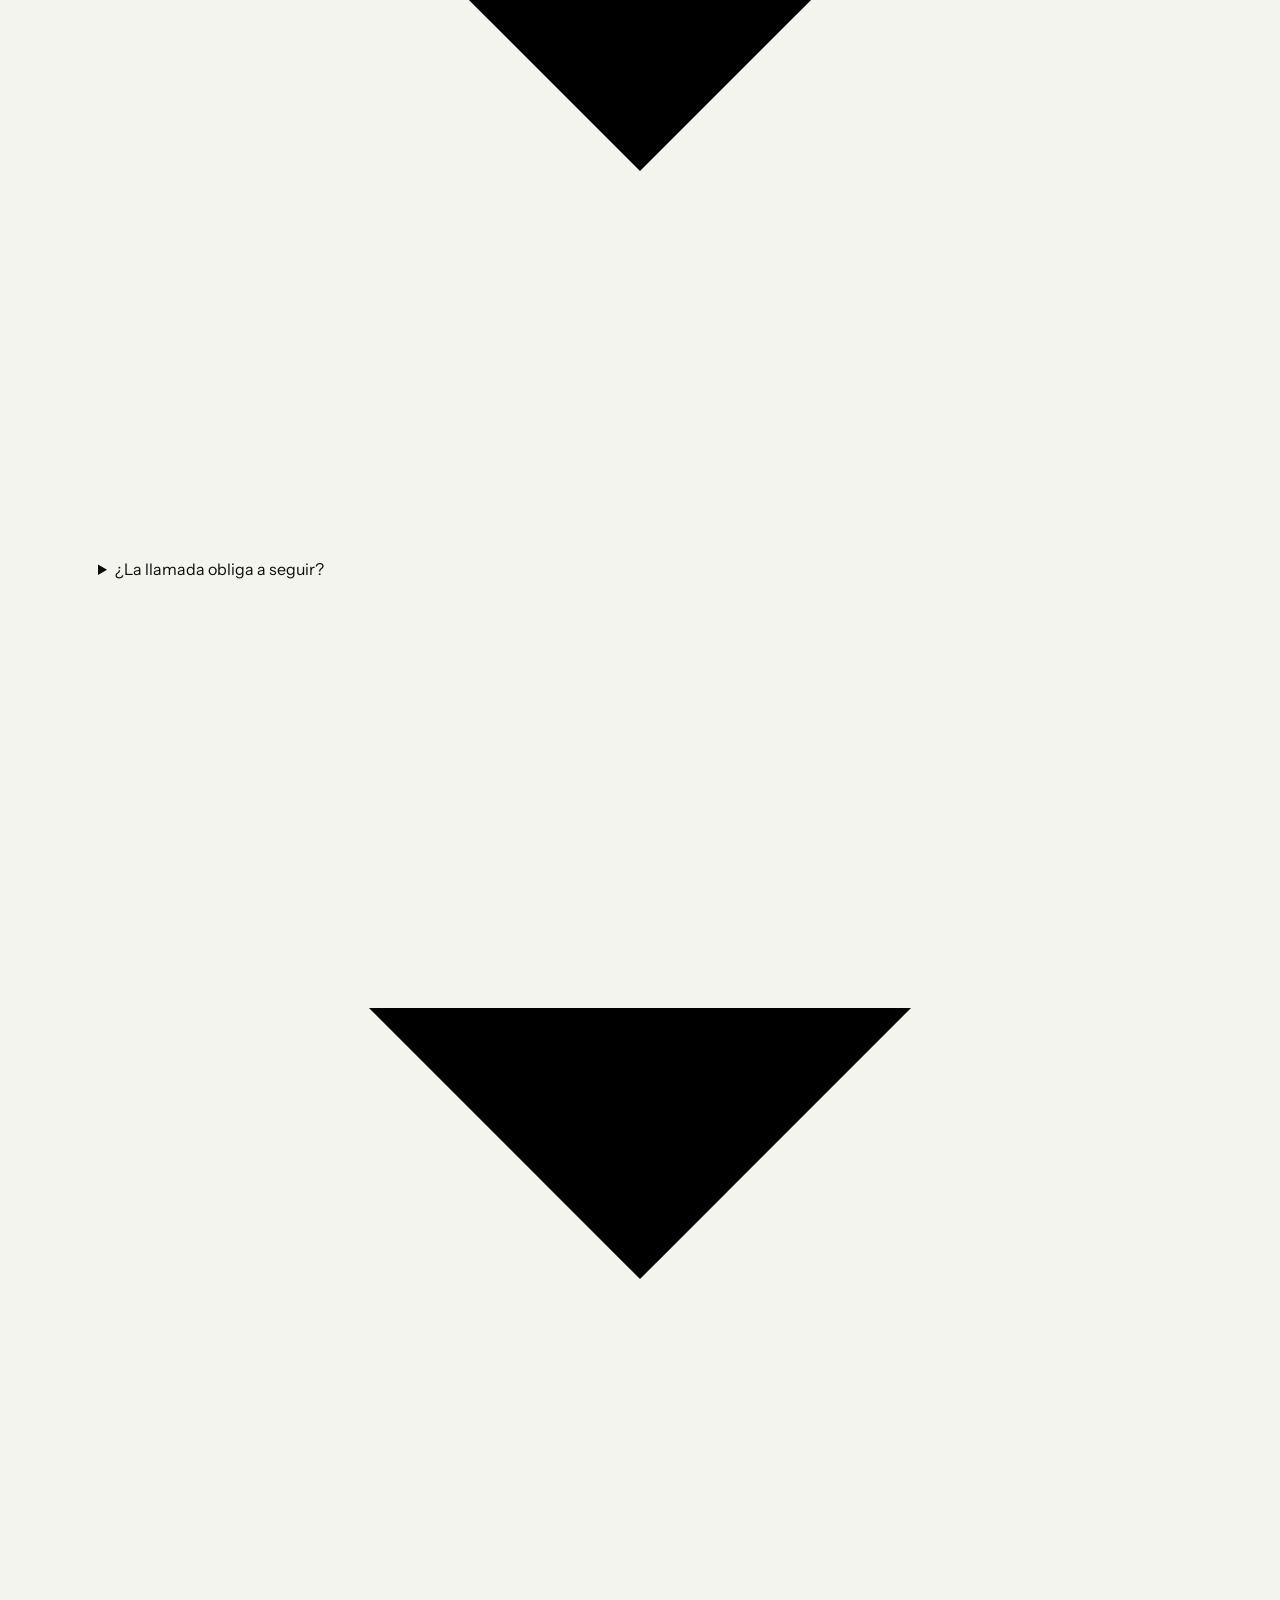
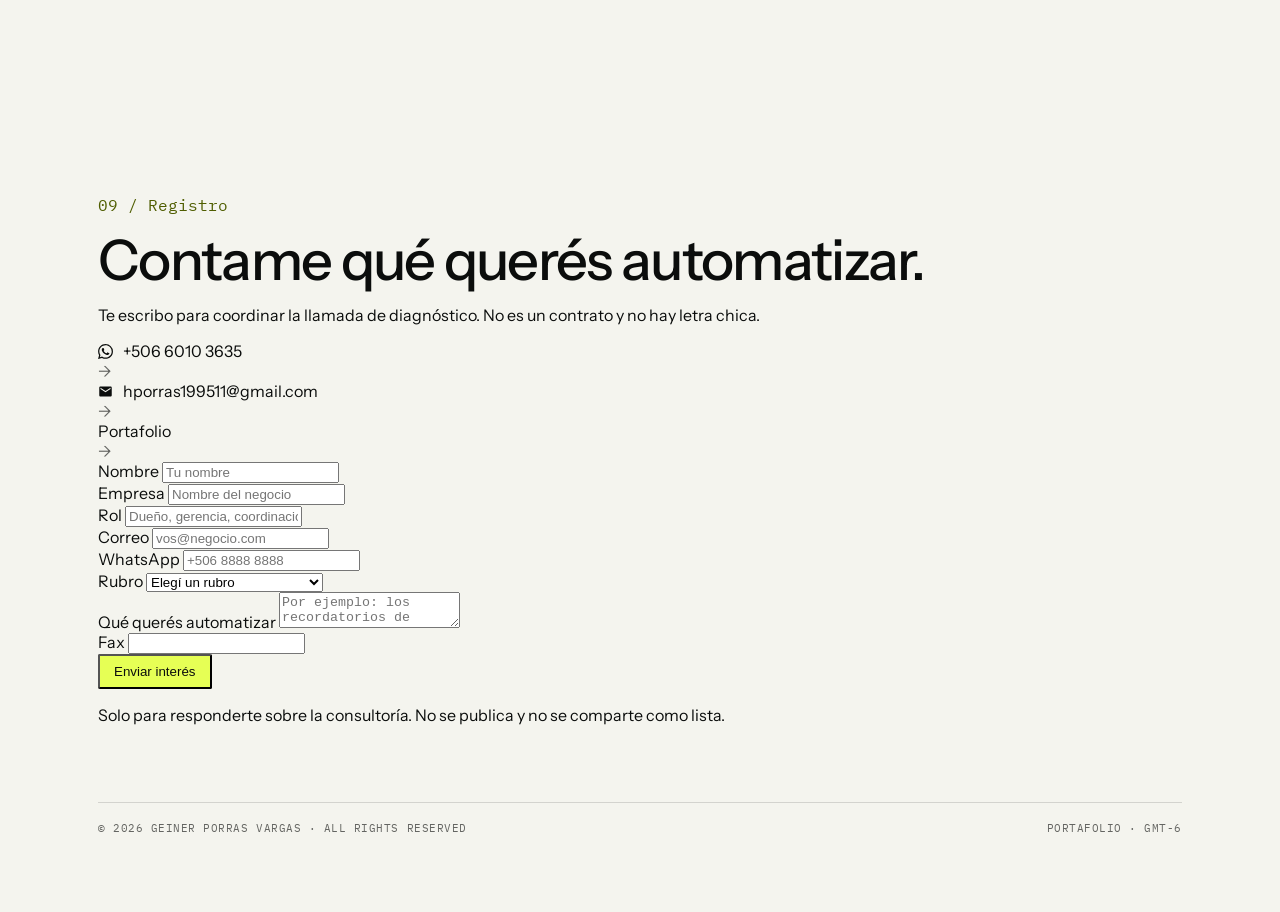
<file: consultoria/public/index.html>
<!DOCTYPE html>
<html lang="es">
<head>
<meta charset="utf-8">
<meta name="viewport" content="width=device-width, initial-scale=1">
<title>Consultoría de IA para pymes y clínicas — Geiner Porras</title>
<meta name="description" content="Acompañamiento para pymes y clínicas de Costa Rica que todavía no implementaron IA: diagnóstico, plan e implementación. Consultoría de Geiner Porras.">
<link rel="canonical" href="https://consultoria.geinerporras.com/">
<meta name="robots" content="index,follow">
<meta name="author" content="Geiner Porras Vargas">
<meta name="theme-color" content="#0B0D0C">

<meta property="og:type" content="website">
<meta property="og:locale" content="es_CR">
<meta property="og:locale:alternate" content="en_US">
<meta property="og:url" content="https://consultoria.geinerporras.com/">
<meta property="og:title" content="Consultoría de IA para pymes y clínicas — Geiner Porras">
<meta property="og:description" content="Diagnóstico, plan e implementación para negocios de Costa Rica que todavía no metieron la IA en sus procesos.">
<meta property="og:image" content="https://consultoria.geinerporras.com/assets/about-portrait.webp">
<meta name="twitter:card" content="summary_large_image">
<meta name="twitter:title" content="Consultoría de IA para pymes y clínicas — Geiner Porras">
<meta name="twitter:description" content="Diagnóstico, plan e implementación para negocios de Costa Rica que todavía no metieron la IA en sus procesos.">
<meta name="twitter:image" content="https://consultoria.geinerporras.com/assets/about-portrait.webp">

<script type="application/ld+json">
{
  "@context": "https://schema.org",
  "@type": "ProfessionalService",
  "name": "Consultoría de IA — Geiner Porras",
  "url": "https://consultoria.geinerporras.com/",
  "image": "https://consultoria.geinerporras.com/assets/about-portrait.webp",
  "areaServed": { "@type": "Country", "name": "Costa Rica" },
  "availableLanguage": ["es", "en"],
  "email": "hporras199511@gmail.com",
  "telephone": "+50660103635",
  "founder": {
    "@type": "Person",
    "name": "Geiner Porras Vargas",
    "url": "https://geinerporras.com/",
    "sameAs": [
      "https://www.linkedin.com/in/geinerporras/",
      "https://github.com/geipovadev/"
    ]
  }
}
</script>

<script>
/* Tema antes del primer pintado. Misma clave que geinerporras.com. */
(function () {
  try {
    var saved = localStorage.getItem("gpv-theme");
    var theme = saved === "light" || saved === "dark" ? saved
      : (window.matchMedia("(prefers-color-scheme: light)").matches ? "light" : "dark");
    document.documentElement.setAttribute("data-theme", theme);
  } catch (e) {
    document.documentElement.setAttribute("data-theme", "dark");
  }
})();
</script>

<link rel="icon" href="/favicon.svg" type="image/svg+xml">
<link rel="preconnect" href="https://fonts.googleapis.com">
<link rel="preconnect" href="https://fonts.gstatic.com" crossorigin>
<link href="https://fonts.googleapis.com/css2?family=Instrument+Sans:ital,wght@0,400..700;1,400..700&family=IBM+Plex+Mono:wght@400;500&display=swap" rel="stylesheet">
<link rel="stylesheet" href="/styles.css">
</head>
<body>

<a class="skip" href="#top" data-i18n="skip">Ir al contenido</a>

<header class="site-header">
  <div class="wrap header-inner">
    <a href="#top" class="brand">
      <span class="dot"></span>
      <span class="brand-name">Geiner Porras <span class="brand-mark">/ consultoría</span></span>
    </a>
    <nav class="nav-inline" data-i18n-aria="menuNav" aria-label="Secciones">
      <a href="#problema" data-i18n="navProblema">Problema</a>
      <a href="#incluye" data-i18n="navIncluye">Incluye</a>
      <a href="#proceso" data-i18n="navProceso">Proceso</a>
      <a href="#para-quien" data-i18n="navQuien">Para quién</a>
      <a href="#caso" data-i18n="navCaso">Caso</a>
      <a href="#faq" data-i18n="navFaq">FAQ</a>
    </nav>
    <div class="header-actions">
      <button id="lang-toggle" class="lang-btn" type="button" aria-label="Switch to English">EN</button>
      <button id="theme-toggle" class="icon-btn" type="button" aria-label="Cambiar a tema claro">
        <svg class="icon icon-sun" viewBox="0 0 24 24" aria-hidden="true" focusable="false">
          <circle cx="12" cy="12" r="4.4"></circle>
          <g class="sun-rays">
            <line x1="12" y1="1.6" x2="12" y2="4"></line>
            <line x1="12" y1="20" x2="12" y2="22.4"></line>
            <line x1="1.6" y1="12" x2="4" y2="12"></line>
            <line x1="20" y1="12" x2="22.4" y2="12"></line>
            <line x1="4.7" y1="4.7" x2="6.4" y2="6.4"></line>
            <line x1="17.6" y1="17.6" x2="19.3" y2="19.3"></line>
            <line x1="4.7" y1="19.3" x2="6.4" y2="17.6"></line>
            <line x1="17.6" y1="6.4" x2="19.3" y2="4.7"></line>
          </g>
        </svg>
        <svg class="icon icon-moon" viewBox="0 0 24 24" aria-hidden="true" focusable="false">
          <path d="M20.5 14.6A8.6 8.6 0 0 1 9.4 3.5a8.6 8.6 0 1 0 11.1 11.1Z"></path>
        </svg>
      </button>
      <a href="#registro" class="btn-lime" data-i18n="navCta">Diagnóstico</a>
      <button id="menu-toggle" class="icon-btn menu-btn" type="button"
              aria-expanded="false" aria-controls="menu-panel" aria-label="Abrir menú">
        <svg class="icon icon-bars" viewBox="0 0 24 24" aria-hidden="true" focusable="false">
          <line x1="3.5" y1="7" x2="20.5" y2="7"></line>
          <line x1="3.5" y1="12" x2="20.5" y2="12"></line>
          <line x1="3.5" y1="17" x2="20.5" y2="17"></line>
        </svg>
        <svg class="icon icon-x" viewBox="0 0 24 24" aria-hidden="true" focusable="false">
          <line x1="6.2" y1="6.2" x2="17.8" y2="17.8"></line>
          <line x1="17.8" y1="6.2" x2="6.2" y2="17.8"></line>
        </svg>
      </button>
    </div>
  </div>

  <nav id="menu-panel" class="menu-panel" data-i18n-aria="menuNav" aria-label="Secciones">
    <div class="wrap menu-tree">
      <p class="menu-root" data-i18n="menuRoot">consultoria/</p>
      <ul class="menu-links">
        <li><a href="#problema" data-i18n="navProblema">Problema</a></li>
        <li><a href="#incluye" data-i18n="navIncluye">Incluye</a></li>
        <li><a href="#proceso" data-i18n="navProceso">Proceso</a></li>
        <li><a href="#para-quien" data-i18n="navQuien">Para quién</a></li>
        <li><a href="#caso" data-i18n="navCaso">Caso</a></li>
        <li><a href="#sobre" data-i18n="navSobre">Sobre mí</a></li>
        <li><a href="#faq" data-i18n="navFaq">FAQ</a></li>
        <li><a href="#registro" data-i18n="navCta">Diagnóstico</a></li>
      </ul>
    </div>
  </nav>
</header>

<main id="top">

<section class="wrap hero">
  <p class="eyebrow">
    <span class="pulse" aria-hidden="true"></span>
    <span data-i18n="avail">Consultoría de IA</span>
    <span class="place">
      <svg class="flag" viewBox="0 0 30 18" aria-hidden="true" focusable="false">
        <rect width="30" height="18" fill="#002B7F"></rect>
        <rect y="3" width="30" height="12" fill="#FFFFFF"></rect>
        <rect y="6" width="30" height="6" fill="#CE1126"></rect>
      </svg>Costa Rica
    </span>
  </p>
  <h1 class="hero-title"><span data-i18n="heroTitle1">La IA en tu negocio,</span><br><em data-i18n="heroTitle2">con guía</em></h1>
  <div class="hero-foot">
    <p class="hero-sub" data-i18n="heroSub">Acompaño a pymes y clínicas de Costa Rica que todavía no metieron la inteligencia artificial en sus procesos. Diagnosticamos qué automatizar, armamos un plan y lo implementamos juntos.</p>
    <div class="hero-ctas">
      <a href="#registro" class="btn-lime" data-i18n="heroCta1">Quiero el diagnóstico</a>
      <a class="btn-ghost js-wa" href="https://wa.me/50660103635" target="_blank" rel="noopener noreferrer">
        <svg class="brand-icon" viewBox="0 0 24 24" aria-hidden="true" focusable="false"><path d="M17.472 14.382c-.297-.149-1.758-.867-2.03-.967-.273-.099-.471-.148-.67.15-.197.297-.767.966-.94 1.164-.173.199-.347.223-.644.075-.297-.15-1.255-.463-2.39-1.475-.883-.788-1.48-1.761-1.653-2.059-.173-.297-.018-.458.13-.606.134-.133.298-.347.446-.52.149-.174.198-.298.298-.497.099-.198.05-.371-.025-.52-.075-.149-.669-1.612-.916-2.207-.242-.579-.487-.5-.669-.51a12.8 12.8 0 0 0-.57-.01c-.198 0-.52.074-.792.372-.272.297-1.04 1.016-1.04 2.479 0 1.462 1.065 2.875 1.213 3.074.149.198 2.096 3.2 5.077 4.487.709.306 1.262.489 1.694.625.712.227 1.36.195 1.871.118.571-.085 1.758-.719 2.006-1.413.248-.694.248-1.289.173-1.413-.074-.124-.272-.198-.57-.347m-5.421 7.403h-.004a9.87 9.87 0 0 1-5.031-1.378l-.361-.214-3.741.982.998-3.648-.235-.374a9.86 9.86 0 0 1-1.51-5.26c.001-5.45 4.436-9.884 9.888-9.884 2.64 0 5.122 1.03 6.988 2.898a9.825 9.825 0 0 1 2.893 6.994c-.003 5.45-4.437 9.884-9.885 9.884m8.413-18.297A11.815 11.815 0 0 0 12.05 0C5.495 0 .16 5.335.157 11.892c0 2.096.547 4.142 1.588 5.945L.057 24l6.305-1.654a11.882 11.882 0 0 0 5.683 1.448h.005c6.554 0 11.89-5.335 11.893-11.893A11.821 11.821 0 0 0 20.465 3.488"/></svg>
        <span data-i18n="heroCta2">WhatsApp</span>
      </a>
    </div>
  </div>
  <p class="hero-rail mono">
    <a href="#proceso"><b>01</b> <span data-i18n="heroStep1">Diagnóstico</span></a>
    <span aria-hidden="true">→</span>
    <a href="#proceso"><b>02</b> <span data-i18n="heroStep2">Plan</span></a>
    <span aria-hidden="true">→</span>
    <a href="#proceso"><b>03</b> <span data-i18n="heroStep3">Implementación</span></a>
  </p>
</section>

<section id="problema" class="wrap section">
  <div class="sec-head"><span class="num mono">01</span><h2 data-i18n="hProblema">El problema</h2></div>
  <p class="quip" data-i18n="quipProblema">La mayoría no necesita otro chatbot. Necesita que alguien mire el proceso y diga por dónde empezar.</p>
  <div class="grid-lines problems">
    <article class="cell">
      <span class="cell-num mono">P1</span>
      <h3 data-i18n="p1t">El WhatsApp lo contesta quien pueda</h3>
      <p data-i18n="p1b">Citas, precios y seguimientos viven en el chat de una persona. Si esa persona se satura, el negocio deja de responder.</p>
    </article>
    <article class="cell">
      <span class="cell-num mono">P2</span>
      <h3 data-i18n="p2t">ChatGPT suelto no es un proceso</h3>
      <p data-i18n="p2b">Copiar y pegar en un chat no queda conectado a la agenda, al equipo ni a la forma en que ya trabajan.</p>
    </article>
    <article class="cell">
      <span class="cell-num mono">P3</span>
      <h3 data-i18n="p3t">Hay demasiadas herramientas</h3>
      <p data-i18n="p3b">Cada semana sale una. Elegir sin mirar el negocio termina en una suscripción que nadie abre.</p>
    </article>
    <article class="cell">
      <span class="cell-num mono">P4</span>
      <h3 data-i18n="p4t">Lo que no se entiende, no se usa</h3>
      <p data-i18n="p4b">Si la solución se impone sin acompañar al equipo, a las dos semanas vuelve el proceso manual.</p>
    </article>
  </div>
</section>

<section id="incluye" class="wrap section">
  <div class="sec-head"><span class="num mono">02</span><h2 data-i18n="hIncluye">Qué incluye</h2></div>
  <p class="quip" data-i18n="quipIncluye">No es un curso ni un software enlatado. Es criterio sobre tu operación, y luego el trabajo de ponerlo a andar.</p>
  <div class="grid-lines services">
    <article class="cell">
      <span class="cell-num mono">01</span>
      <h3 data-i18n="i1t">Diagnóstico de procesos</h3>
      <p data-i18n="i1b">Una lectura de cómo trabaja el negocio hoy: qué sí conviene automatizar, qué no, y por dónde empezar.</p>
      <div class="cell-meta" data-i18n="i1m">Llamada · mapa del proceso</div>
    </article>
    <article class="cell">
      <span class="cell-num mono">02</span>
      <h3 data-i18n="i2t">Plan de implementación</h3>
      <p data-i18n="i2b">Orden, herramientas que encajan con el equipo que ya tenés, y una lista explícita de lo que se deja quieto.</p>
      <div class="cell-meta" data-i18n="i2m">Alcance · prioridades · fuera de alcance</div>
    </article>
    <article class="cell">
      <span class="cell-num mono">03</span>
      <h3 data-i18n="i3t">Implementación y acompañamiento</h3>
      <p data-i18n="i3b">Lo ponemos a andar con tu gente. Ajustes incluidos, y el criterio para sostenerlo cuando yo no esté en el chat.</p>
      <div class="cell-meta" data-i18n="i3m">Hecho con el equipo · no un PDF</div>
    </article>
  </div>
  <div class="price-slot">
    <p data-i18n="priceOffer">Diagnóstico virtual de 45 minutos · ₡25.000 + IVA · Pago con tarjeta vía OnvoPay</p>
  </div>
</section>

<section id="proceso" class="wrap section">
  <div class="sec-head"><span class="num mono">03</span><h2 data-i18n="hProceso">Cómo trabajamos</h2></div>
  <p class="quip" data-i18n="quipProceso">Tres pasos. El primero no obliga a contratar los otros dos.</p>
  <ol class="grid-lines steps">
    <li class="cell">
      <span class="step-num">01</span>
      <h3 data-i18n="s1t">Llamada de diagnóstico</h3>
      <p data-i18n="s1b">Una conversación para entender el negocio, los procesos que siguen a mano y si esta consultoría tiene sentido. Si no encaja, te lo digo ahí.</p>
    </li>
    <li class="cell">
      <span class="step-num">02</span>
      <h3 data-i18n="s2t">Plan</h3>
      <p data-i18n="s2b">Qué automatizar primero, qué no tocar, qué herramienta vale la pena y en qué orden. El alcance queda escrito antes de construir nada.</p>
    </li>
    <li class="cell">
      <span class="step-num">03</span>
      <h3 data-i18n="s3t">Implementación y acompañamiento</h3>
      <p data-i18n="s3b">Lo implementamos con el equipo, capacitamos para el día a día y ajustamos. No te dejo con una demo y un acceso.</p>
    </li>
  </ol>
</section>

<section id="para-quien" class="wrap section">
  <div class="sec-head"><span class="num mono">04</span><h2 data-i18n="hQuien">Para quién es</h2></div>
  <p class="quip" data-i18n="quipQuien">Negocios de Costa Rica que todavía no metieron la IA en la operación, y quieren a alguien que los guíe.</p>
  <div class="who">
    <article class="who-card">
      <h3 data-i18n="w1t">Clínicas y salud</h3>
      <p data-i18n="w1b">Consultorios, clínicas, laboratorios y negocios de salud que coordinan pacientes por WhatsApp, agenda y seguimiento a mano.</p>
    </article>
    <article class="who-card">
      <h3 data-i18n="w2t">Pymes de servicios</h3>
      <p data-i18n="w2b">Comercios, educación, oficios y servicios con procesos repetitivos y poco tiempo para probar herramientas por su cuenta.</p>
    </article>
    <article class="who-card">
      <h3 data-i18n="w3t">Quien decide</h3>
      <p data-i18n="w3b">Dueños o gerentes que quieren entender la decisión. No solo que alguien les ponga un bot y desaparezca.</p>
    </article>
  </div>
  <p class="aside-note" data-i18n="quienNota">Si ya tenés un equipo de ingeniería de IA adentro, el portafolio describe mejor ese tipo de trabajo que esta consultoría.</p>
</section>

<section id="piloto" class="wrap section" aria-labelledby="piloto-title">
  <div class="sec-head"><span class="num mono">05</span><h2 id="piloto-title" data-i18n="hPiloto">Piloto</h2></div>
  <div class="metrics">
    <div class="metric">
      <div class="metric-val">~170</div>
      <div class="metric-label" data-i18n="m1">citas al mes</div>
    </div>
    <div class="metric">
      <div class="metric-val">93%</div>
      <div class="metric-label" data-i18n="m2">de confirmación</div>
    </div>
    <div class="metric">
      <div class="metric-val">78%</div>
      <div class="metric-label" data-i18n="m3">de reagendamiento</div>
    </div>
  </div>
  <p class="pilot-source" data-i18n="pilotSource">Piloto de Abdi en 2 clínicas dentales</p>
  <!--
    Testimonio, nombre de cliente y logo: Geiner no pasó ninguno.
    Para sumarlos después, un bloque por pieza con la cita o el logo
    y el permiso por escrito. No inventar.
  -->
</section>

<section id="caso" class="wrap section" aria-labelledby="caso-title">
  <div class="sec-head"><span class="num mono">06</span><h2 id="caso-title" data-i18n="hCaso">Caso</h2></div>
  <p class="quip" data-i18n="casoQuip">Acompañamiento de consultoría para una agencia de tours. Es aparte del piloto de Abdi en clínicas dentales.</p>
  <article class="case">
    <p class="kicker mono"><span class="rule"></span>CR Trail Adventure</p>
    <h3 data-i18n="casoKind">Agencia de tours</h3>
    <p class="case-label mono" data-i18n="casoProblemLabel">El problema</p>
    <p data-i18n="casoProblem">Problemas de servicio al cliente y de cierre de reservas.</p>
    <p class="case-label mono" data-i18n="casoWorkLabel">Qué se hizo</p>
    <p data-i18n="casoWork">Geiner analizó los procesos de ventas y de administración paso a paso, encontró los cuellos de botella y aplicó el Método Abdi con una estrategia de captación y ventas con IA. Implementó una landing de tours y un CRM personalizado, con un agente de IA que responde consultas 24/7 y un proceso de reserva estructurado.</p>
    <div class="case-result">
      <p class="case-figure">+10%</p>
      <p data-i18n="casoResult">de ventas en el primer mes, según reporta el dueño, con mejoras que continúan. La cifra sale del reporte de Geiner: no está verificada de forma independiente y no es una garantía de resultado.</p>
    </div>
  </article>
</section>

<section id="sobre" class="wrap section">
  <div class="about">
    <div class="portrait-col">
      <div class="portrait-ring">
        <img class="portrait" src="/assets/about-portrait.webp" width="800" height="800" alt="Geiner Porras Vargas" decoding="async">
      </div>
      <div class="pills" aria-hidden="true">
        <span class="pill pill--lime">Costa Rica</span>
        <span class="pill pill--dark">Abdi CRM</span>
        <span class="pill pill--lime" data-i18n="pillClinicas">Clínicas</span>
        <span class="pill pill--dark" data-i18n="pillPymes">Pymes</span>
      </div>
    </div>
    <div class="about-col">
      <p class="kicker mono"><span class="rule"></span>07 / <span data-i18n="hSobre">Sobre Geiner</span></p>
      <h2 class="about-q"><span data-i18n="aboutQ">Quién guía</span> <em>el proceso</em></h2>
      <p class="about-1" data-i18n="about1">Geiner Porras Vargas es ingeniero de software e IA en Costa Rica. Fundó Abdismart, donde construyó Abdi CRM: un agente para consultorios y clínicas que atiende WhatsApp, Messenger e Instagram.</p>
      <p class="about-2" data-i18n="about2">Antes trabajó 10 años en ventas y desarrollo de negocio, entre Costa Rica y México. Esta consultoría sale de esa mezcla: producto que llega a producción, y trato directo con quien opera el negocio. El detalle del trabajo está en el portafolio.</p>
      <p class="about-edu">
        <span class="about-edu-label mono" data-i18n="aboutEduLabel">Formación</span>
        <span data-i18n="aboutEdu">Ingeniería en Sistemas — Universidad Autónoma de Centroamérica (UACA). 95% de créditos aprobados, sin concluir.</span>
      </p>
      <a class="pill-cta" href="https://geinerporras.com/" target="_blank" rel="noopener noreferrer">
        <span data-i18n="aboutCta">Ver portafolio</span><span class="pill-arrow" aria-hidden="true">→</span>
      </a>
    </div>
  </div>
</section>

<section id="faq" class="wrap section">
  <div class="sec-head"><span class="num mono">08</span><h2 data-i18n="hFaq">Preguntas frecuentes</h2></div>
  <div class="faqs">
    <details class="faq">
      <summary>
        <span data-i18n="q1">¿Esto es un curso o una herramienta?</span>
        <svg class="faq-chev" viewBox="0 0 24 24" aria-hidden="true" focusable="false"><path d="M6 9.5 12 15.5 18 9.5"></path></svg>
      </summary>
      <p data-i18n="a1">Ninguno de los dos. Es un acompañamiento: diagnóstico, plan e implementación sobre los procesos que ya tenés.</p>
    </details>
    <details class="faq">
      <summary>
        <span data-i18n="q2">¿Tengo que saber de tecnología?</span>
        <svg class="faq-chev" viewBox="0 0 24 24" aria-hidden="true" focusable="false"><path d="M6 9.5 12 15.5 18 9.5"></path></svg>
      </summary>
      <p data-i18n="a2">No. La llamada se habla en el idioma del negocio: citas, mensajes, seguimiento y tiempo del equipo.</p>
    </details>
    <details class="faq">
      <summary>
        <span data-i18n="q3">¿Solo trabajás con clínicas?</span>
        <svg class="faq-chev" viewBox="0 0 24 24" aria-hidden="true" focusable="false"><path d="M6 9.5 12 15.5 18 9.5"></path></svg>
      </summary>
      <p data-i18n="a3">Clínicas, consultorios y laboratorios son donde más construí producto. La consultoría también es para otras pymes de Costa Rica con procesos repetitivos.</p>
    </details>
    <details class="faq">
      <summary>
        <span data-i18n="q4">¿Cuánto cuesta?</span>
        <svg class="faq-chev" viewBox="0 0 24 24" aria-hidden="true" focusable="false"><path d="M6 9.5 12 15.5 18 9.5"></path></svg>
      </summary>
      <p data-i18n="a4">Diagnóstico virtual de 45 minutos · ₡25.000 + IVA · Pago con tarjeta vía OnvoPay</p>
    </details>
    <details class="faq">
      <summary>
        <span data-i18n="q5">¿En cuánto tiempo se ve algo?</span>
        <svg class="faq-chev" viewBox="0 0 24 24" aria-hidden="true" focusable="false"><path d="M6 9.5 12 15.5 18 9.5"></path></svg>
      </summary>
      <p data-i18n="a5">Depende del proceso. El plan deja escrito qué se hace primero y qué queda fuera. No prometo un plazo genérico.</p>
    </details>
    <details class="faq">
      <summary>
        <span data-i18n="q6">¿Qué pasa con los datos del formulario?</span>
        <svg class="faq-chev" viewBox="0 0 24 24" aria-hidden="true" focusable="false"><path d="M6 9.5 12 15.5 18 9.5"></path></svg>
      </summary>
      <p data-i18n="a6">Los uso solo para responderte sobre la consultoría: nombre, empresa, rol, correo, WhatsApp, rubro y lo que querés automatizar. No se publican en el sitio.</p>
    </details>
    <details class="faq">
      <summary>
        <span data-i18n="q7">¿La llamada obliga a seguir?</span>
        <svg class="faq-chev" viewBox="0 0 24 24" aria-hidden="true" focusable="false"><path d="M6 9.5 12 15.5 18 9.5"></path></svg>
      </summary>
      <p data-i18n="a7">No. Si no encaja, te lo digo en esa conversación.</p>
    </details>
  </div>
</section>

<section id="registro" class="wrap section section--contact">
  <div class="registro">
    <div class="registro-copy">
      <span class="mono lime">09 / <span data-i18n="hRegistro">Registro</span></span>
      <h2 class="cta-head" data-i18n="registroHead">Contame qué querés automatizar.</h2>
      <p class="registro-lead" data-i18n="registroLead">Te escribo para coordinar la llamada de diagnóstico. No es un contrato y no hay letra chica.</p>
      <div class="registro-links">
        <a class="js-wa js-wa-number" href="https://wa.me/50660103635" target="_blank" rel="noopener noreferrer">
          <span class="link-label">
            <svg class="brand-icon" viewBox="0 0 24 24" aria-hidden="true" focusable="false"><path d="M17.472 14.382c-.297-.149-1.758-.867-2.03-.967-.273-.099-.471-.148-.67.15-.197.297-.767.966-.94 1.164-.173.199-.347.223-.644.075-.297-.15-1.255-.463-2.39-1.475-.883-.788-1.48-1.761-1.653-2.059-.173-.297-.018-.458.13-.606.134-.133.298-.347.446-.52.149-.174.198-.298.298-.497.099-.198.05-.371-.025-.52-.075-.149-.669-1.612-.916-2.207-.242-.579-.487-.5-.669-.51a12.8 12.8 0 0 0-.57-.01c-.198 0-.52.074-.792.372-.272.297-1.04 1.016-1.04 2.479 0 1.462 1.065 2.875 1.213 3.074.149.198 2.096 3.2 5.077 4.487.709.306 1.262.489 1.694.625.712.227 1.36.195 1.871.118.571-.085 1.758-.719 2.006-1.413.248-.694.248-1.289.173-1.413-.074-.124-.272-.198-.57-.347m-5.421 7.403h-.004a9.87 9.87 0 0 1-5.031-1.378l-.361-.214-3.741.982.998-3.648-.235-.374a9.86 9.86 0 0 1-1.51-5.26c.001-5.45 4.436-9.884 9.888-9.884 2.64 0 5.122 1.03 6.988 2.898a9.825 9.825 0 0 1 2.893 6.994c-.003 5.45-4.437 9.884-9.885 9.884m8.413-18.297A11.815 11.815 0 0 0 12.05 0C5.495 0 .16 5.335.157 11.892c0 2.096.547 4.142 1.588 5.945L.057 24l6.305-1.654a11.882 11.882 0 0 0 5.683 1.448h.005c6.554 0 11.89-5.335 11.893-11.893A11.821 11.821 0 0 0 20.465 3.488"/></svg>
            <span class="js-wa-text">+506 6010 3635</span>
          </span>
          <span class="muted" aria-hidden="true">→</span>
        </a>
        <a href="mailto:hporras199511@gmail.com">
          <span class="link-label">
            <svg class="brand-icon" viewBox="0 0 24 24" aria-hidden="true" focusable="false"><path d="M20 4H4c-1.1 0-2 .9-2 2v12c0 1.1.9 2 2 2h16c1.1 0 2-.9 2-2V6c0-1.1-.9-2-2-2zm0 4-8 5-8-5V6l8 5 8-5v2z"/></svg>
            hporras199511@gmail.com
          </span>
          <span class="muted" aria-hidden="true">→</span>
        </a>
        <a href="https://geinerporras.com/" target="_blank" rel="noopener noreferrer">
          <span class="link-label" data-i18n="footerPortfolio">Portafolio</span>
          <span class="muted" aria-hidden="true">→</span>
        </a>
      </div>
    </div>

    <div>
      <form id="lead-form" class="lead-form" method="post" action="/api/interes">
        <p id="form-alert" class="form-alert" role="alert" hidden></p>
        <div class="form-grid">
          <div class="field">
            <label for="name" data-i18n="labelName">Nombre</label>
            <input id="name" name="name" type="text" autocomplete="name" required maxlength="80" data-i18n-placeholder="phName" placeholder="Tu nombre">
            <p class="field-error" id="error-name" data-error-for="name" hidden></p>
          </div>
          <div class="field">
            <label for="company" data-i18n="labelCompany">Empresa</label>
            <input id="company" name="company" type="text" autocomplete="organization" required maxlength="120" data-i18n-placeholder="phCompany" placeholder="Nombre del negocio">
            <p class="field-error" id="error-company" data-error-for="company" hidden></p>
          </div>
          <div class="field">
            <label for="role" data-i18n="labelRole">Rol</label>
            <input id="role" name="role" type="text" autocomplete="organization-title" required maxlength="80" data-i18n-placeholder="phRole" placeholder="Dueño, gerencia, coordinación…">
            <p class="field-error" id="error-role" data-error-for="role" hidden></p>
          </div>
          <div class="field">
            <label for="email" data-i18n="labelEmail">Correo</label>
            <input id="email" name="email" type="email" autocomplete="email" inputmode="email" required maxlength="160" data-i18n-placeholder="phEmail" placeholder="vos@negocio.com">
            <p class="field-error" id="error-email" data-error-for="email" hidden></p>
          </div>
          <div class="field">
            <label for="whatsapp" data-i18n="labelWhatsapp">WhatsApp</label>
            <input id="whatsapp" name="whatsapp" type="tel" autocomplete="tel" inputmode="tel" required maxlength="24" data-i18n-placeholder="phWhatsapp" placeholder="+506 8888 8888">
            <p class="field-error" id="error-whatsapp" data-error-for="whatsapp" hidden></p>
          </div>
          <div class="field">
            <label for="industry" data-i18n="labelIndustry">Rubro</label>
            <select id="industry" name="industry" required>
              <option value="" data-i18n="industryEmpty">Elegí un rubro</option>
              <option value="clinica" data-i18n="indClinica">Clínica / salud</option>
              <option value="odontologia" data-i18n="indOdonto">Odontología</option>
              <option value="laboratorio" data-i18n="indLab">Laboratorio</option>
              <option value="comercio" data-i18n="indComercio">Comercio</option>
              <option value="servicios" data-i18n="indServicios">Servicios profesionales</option>
              <option value="educacion" data-i18n="indEdu">Educación</option>
              <option value="hospitalidad" data-i18n="indHosp">Restaurante / hospitalidad</option>
              <option value="otro" data-i18n="indOtro">Otro</option>
            </select>
            <p class="field-error" id="error-industry" data-error-for="industry" hidden></p>
          </div>
          <div class="field field--full">
            <label for="message" data-i18n="labelMessage">Qué querés automatizar</label>
            <textarea id="message" name="message" required minlength="20" maxlength="800" data-i18n-placeholder="phMessage" placeholder="Por ejemplo: los recordatorios de citas y el seguimiento de quienes no confirman."></textarea>
            <p class="field-error" id="error-message" data-error-for="message" hidden></p>
          </div>
        </div>

        <div class="hp" aria-hidden="true">
          <label for="fax_number">Fax</label>
          <input id="fax_number" name="fax_number" type="text" tabindex="-1" autocomplete="off" value="">
        </div>
        <input type="hidden" name="form_started" value="">
        <input type="hidden" name="lang" value="es">

        <div class="form-actions">
          <button class="btn-lime" type="submit" data-i18n="submit">Enviar interés</button>
        </div>
        <p class="form-privacy" data-i18n="privacy">Solo para responderte sobre la consultoría. No se publica y no se comparte como lista.</p>
      </form>

      <div id="form-success" class="form-success" role="status" aria-live="polite" hidden>
        <h3 data-i18n="successTitle">Listo.</h3>
        <p data-i18n="successBody">Recibí tu interés. Te escribo para coordinar el diagnóstico.</p>
        <a class="btn-ghost js-wa" href="https://wa.me/50660103635" target="_blank" rel="noopener noreferrer">
          <span data-i18n="heroCta2">WhatsApp</span>
        </a>
      </div>
    </div>
  </div>

  <div class="footer">
    <span data-i18n="footerRights">© 2026 Geiner Porras Vargas · Todos los derechos reservados</span>
    <span><a href="https://geinerporras.com/" data-i18n="footerPortfolio">Portafolio</a> · GMT-6</span>
  </div>
</section>

</main>

<script src="/app.js"></script>
</body>
</html>
</file>
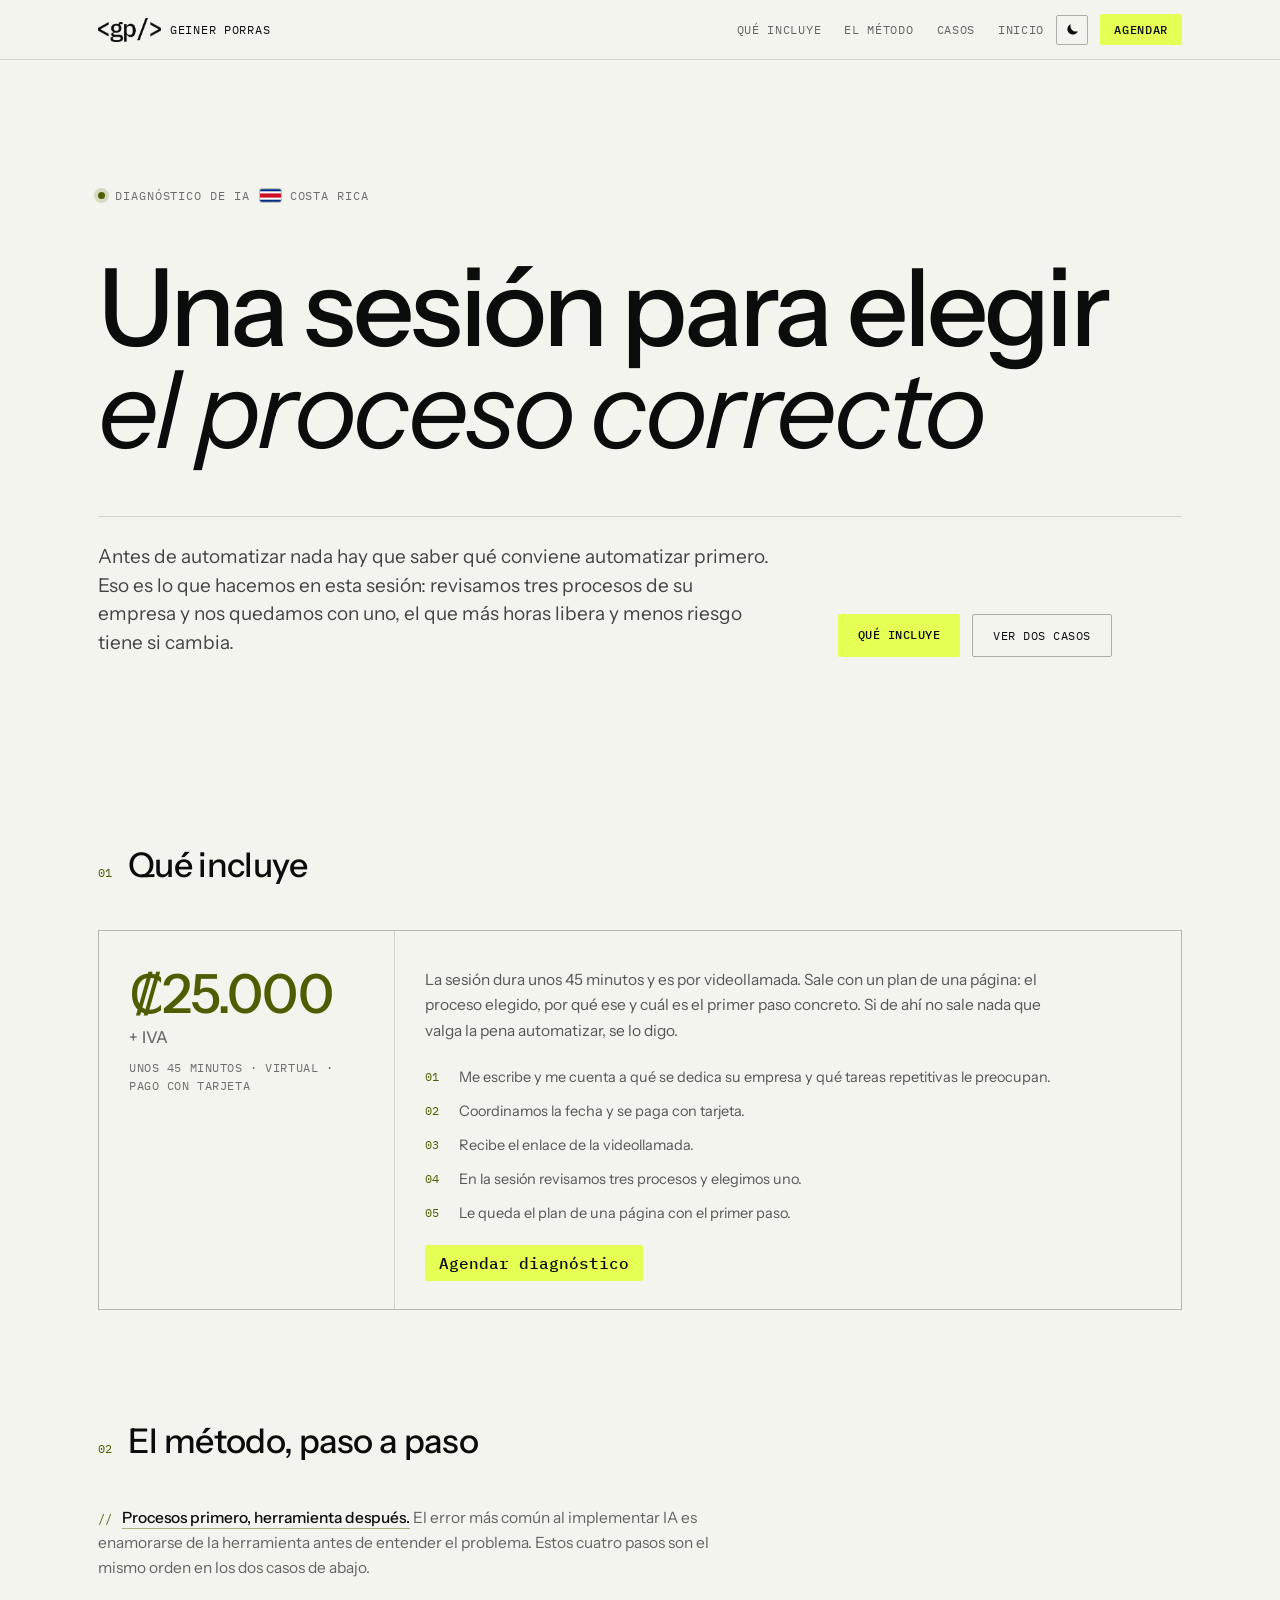
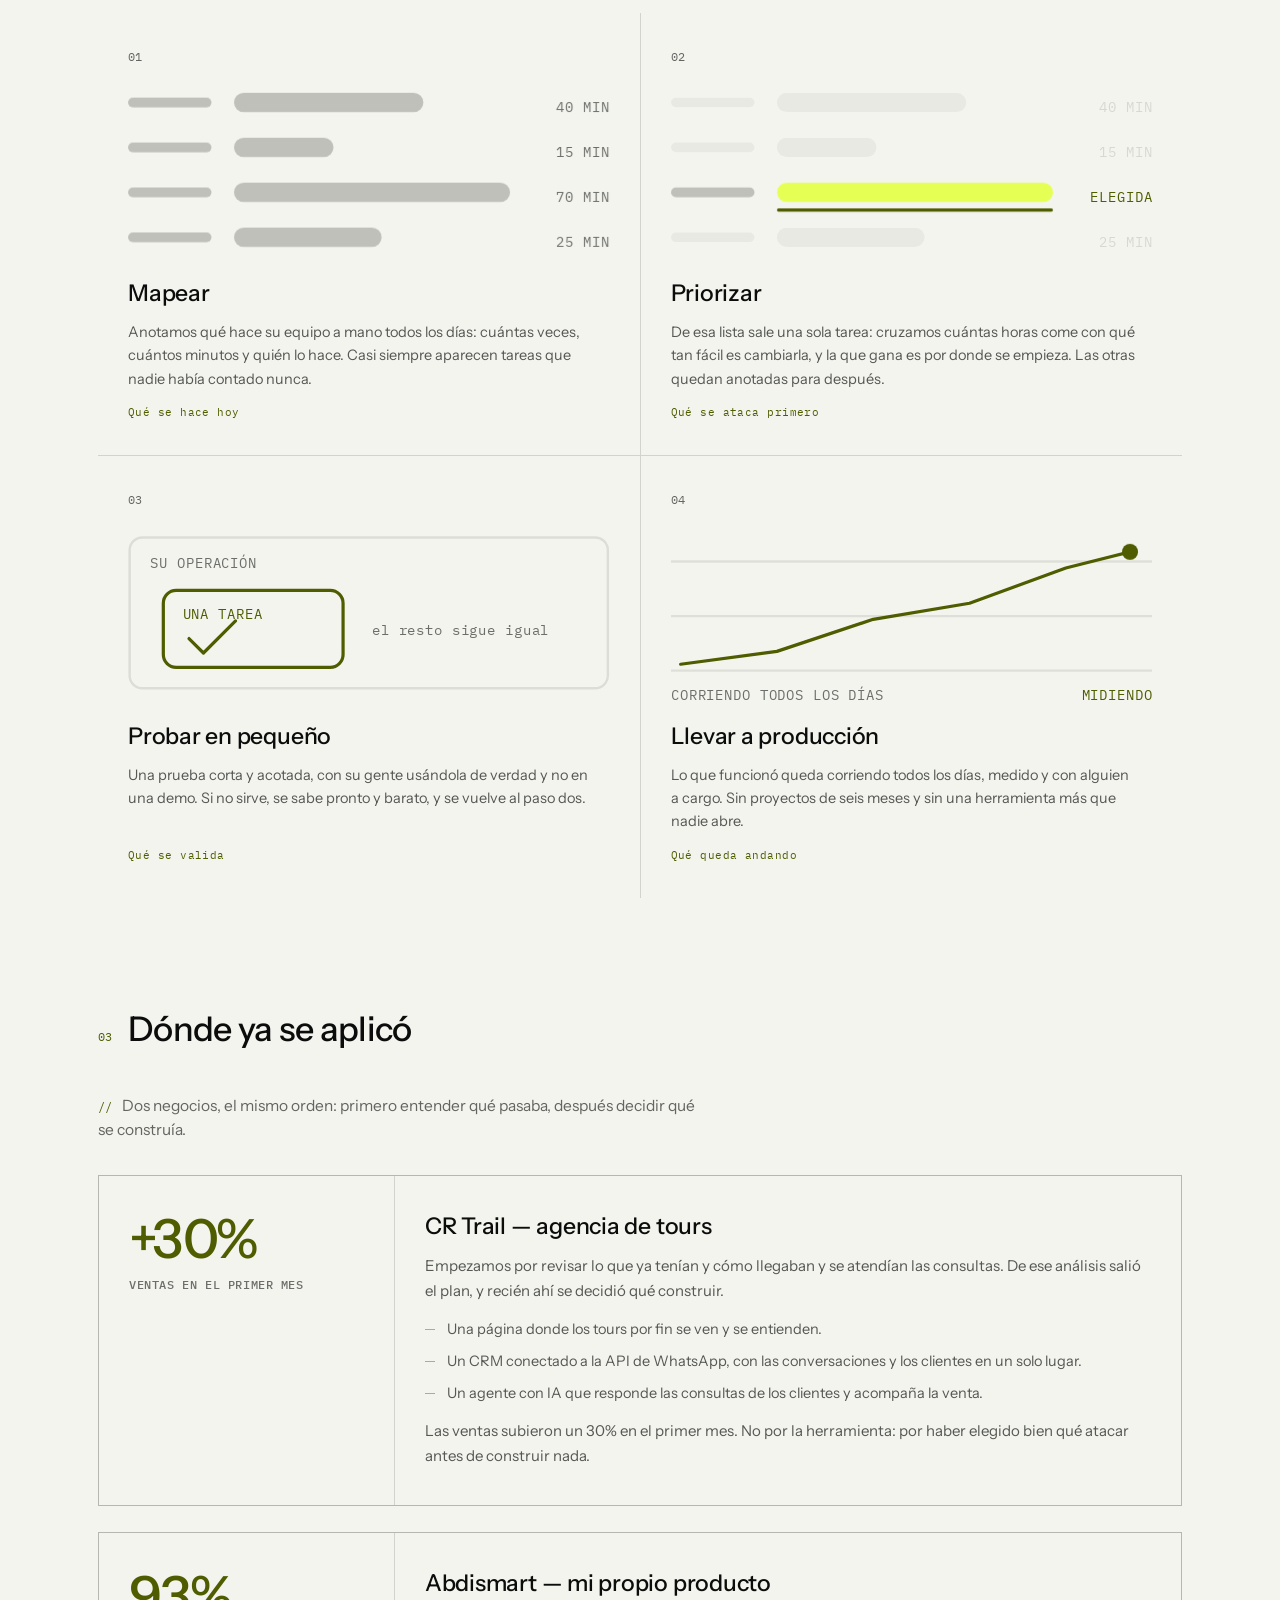
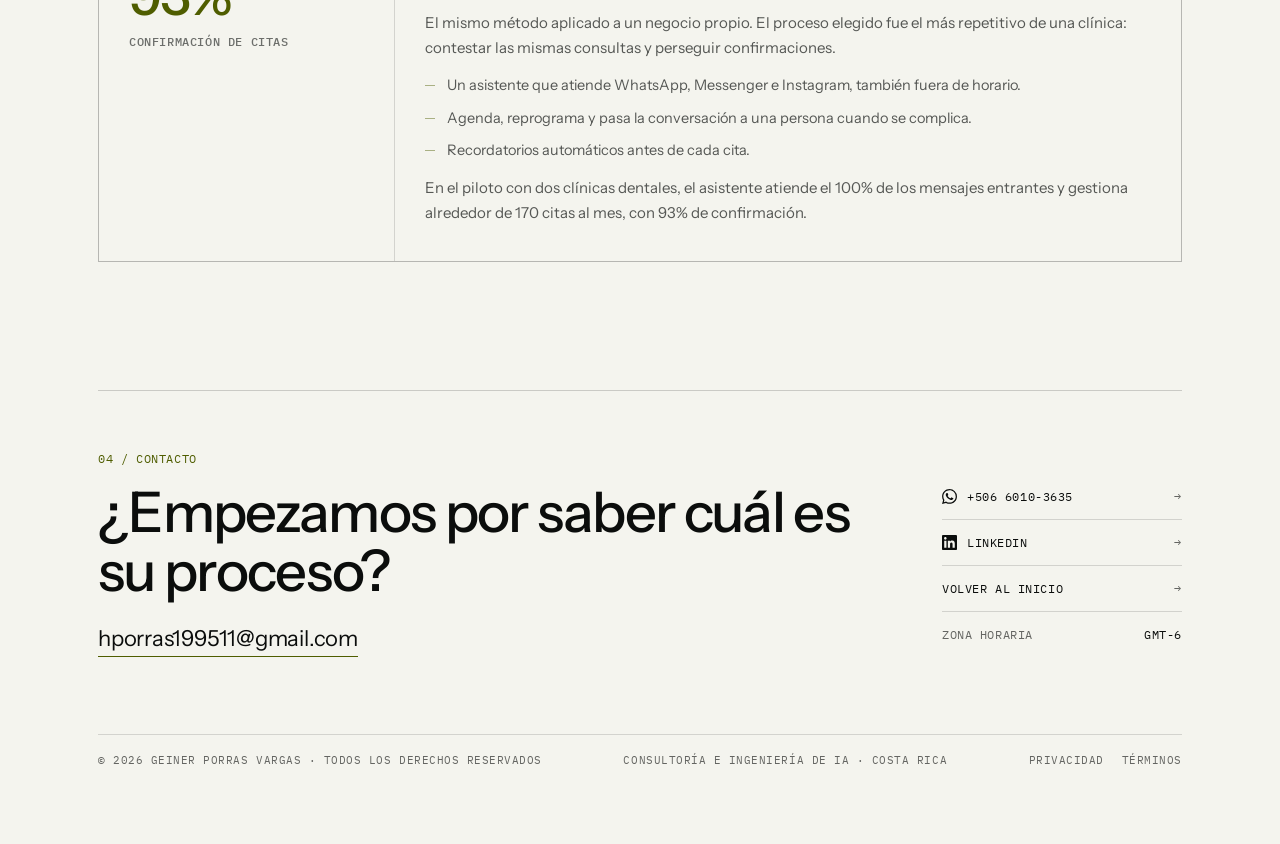
<file: diagnostico.html>
<!DOCTYPE html>
<html lang="es">
<head>
<meta charset="utf-8">
<meta name="viewport" content="width=device-width, initial-scale=1">
<title>El diagnóstico de IA — qué incluye y cómo funciona | Geiner Porras</title>
<meta name="description" content="Una sesión virtual de unos 45 minutos para encontrar el proceso de su empresa donde la IA sí sirve. Qué incluye, cómo es el método paso a paso y dos casos donde se aplicó.">
<link rel="canonical" href="https://geinerporras.com/diagnostico">

<meta property="og:type" content="website">
<meta property="og:url" content="https://geinerporras.com/diagnostico">
<meta property="og:title" content="El diagnóstico de IA — qué incluye y cómo funciona">
<meta property="og:description" content="Unos 45 minutos para elegir el proceso correcto. El método paso a paso y dos casos donde se aplicó.">
<meta property="og:image" content="https://geinerporras.com/assets/about-portrait.webp">
<meta name="twitter:card" content="summary_large_image">
<meta name="theme-color" content="#0B0D0C"><link rel="icon" href="/favicon.ico" sizes="any"><link rel="apple-touch-icon" href="/apple-touch-icon.png">

<script>
/* Set the theme before first paint so there is no flash of the wrong one. */
(function () {
  try {
    var saved = localStorage.getItem("gpv-theme");
    var theme = saved === "light" || saved === "dark" ? saved
      : (window.matchMedia("(prefers-color-scheme: light)").matches ? "light" : "dark");
    document.documentElement.setAttribute("data-theme", theme);
  } catch (e) {
    document.documentElement.setAttribute("data-theme", "dark");
  }
})();
</script>

<link rel="preconnect" href="https://fonts.googleapis.com">
<link rel="preconnect" href="https://fonts.gstatic.com" crossorigin>
<link href="https://fonts.googleapis.com/css2?family=Instrument+Sans:ital,wght@0,400..700;1,400..700&family=IBM+Plex+Mono:wght@400;500&display=swap" rel="stylesheet">
<link rel="stylesheet" href="styles.css">
</head>
<body data-pixel>

<a class="skip" href="#top">Ir al contenido</a>

<header class="site-header">
  <div class="wrap header-inner">
    <a href="/" class="brand"><img class="brand-logo brand-logo--dark" src="assets/logo-gp-claro.webp" alt="" width="63" height="24" decoding="async"><img class="brand-logo brand-logo--light" src="assets/logo-gp-oscuro.webp" alt="" width="63" height="24" decoding="async"><span class="brand-name">Geiner Porras</span></a>
    <nav class="nav-inline" aria-label="Secciones">
      <a href="#incluye">Qué incluye</a>
      <a href="#metodo">El método</a>
      <a href="#casos">Casos</a>
      <a href="/">Inicio</a>
    </nav>
    <div class="header-actions">
      <button id="theme-toggle" class="icon-btn" type="button" aria-label="Cambiar a tema claro">
        <svg class="icon icon-sun" viewBox="0 0 24 24" aria-hidden="true" focusable="false">
          <circle cx="12" cy="12" r="4.4"></circle>
          <g class="sun-rays">
            <line x1="12" y1="1.6" x2="12" y2="4"></line>
            <line x1="12" y1="20" x2="12" y2="22.4"></line>
            <line x1="1.6" y1="12" x2="4" y2="12"></line>
            <line x1="20" y1="12" x2="22.4" y2="12"></line>
            <line x1="4.7" y1="4.7" x2="6.4" y2="6.4"></line>
            <line x1="17.6" y1="17.6" x2="19.3" y2="19.3"></line>
            <line x1="4.7" y1="19.3" x2="6.4" y2="17.6"></line>
            <line x1="17.6" y1="6.4" x2="19.3" y2="4.7"></line>
          </g>
        </svg>
        <svg class="icon icon-moon" viewBox="0 0 24 24" aria-hidden="true" focusable="false">
          <path d="M20.5 14.6A8.6 8.6 0 0 1 9.4 3.5a8.6 8.6 0 1 0 11.1 11.1Z"></path>
        </svg>
      </button>
      <a href="#incluye" class="btn-lime">Agendar</a>
      <button id="menu-toggle" class="icon-btn menu-btn" type="button"
              aria-expanded="false" aria-controls="menu-panel" aria-label="Abrir menú">
        <svg class="icon icon-bars" viewBox="0 0 24 24" aria-hidden="true" focusable="false">
          <line x1="3.5" y1="7" x2="20.5" y2="7"></line>
          <line x1="3.5" y1="12" x2="20.5" y2="12"></line>
          <line x1="3.5" y1="17" x2="20.5" y2="17"></line>
        </svg>
        <svg class="icon icon-x" viewBox="0 0 24 24" aria-hidden="true" focusable="false">
          <line x1="6.2" y1="6.2" x2="17.8" y2="17.8"></line>
          <line x1="17.8" y1="6.2" x2="6.2" y2="17.8"></line>
        </svg>
      </button>
    </div>
  </div>

  <nav id="menu-panel" class="menu-panel" aria-label="Secciones">
    <div class="wrap menu-tree">
      <p class="menu-root">diagnostico/</p>
      <ul class="menu-links">
        <li><a href="#incluye">Qué incluye</a></li>
        <li><a href="#metodo">El método</a></li>
        <li><a href="#casos">Casos</a></li>
        <li><a href="#contacto">Contacto</a></li>
        <li><a href="/">Volver al inicio</a></li>
      </ul>
    </div>
  </nav>
</header>

<main>

<section id="top" class="wrap hero">
  <p class="eyebrow">
    <span class="pulse" aria-hidden="true"></span>
    <span>Diagnóstico de IA</span>
    <span class="place">
      <svg class="flag" viewBox="0 0 30 18" aria-hidden="true" focusable="false">
        <rect width="30" height="18" fill="#002B7F"></rect>
        <rect y="3" width="30" height="12" fill="#FFFFFF"></rect>
        <rect y="6" width="30" height="6" fill="#CE1126"></rect>
      </svg>Costa Rica
    </span>
  </p>
  <h1 class="hero-title"><span>Una sesión para elegir</span><br><em>el proceso correcto</em></h1>

  <div class="hero-foot">
    <p class="hero-sub">Antes de automatizar nada hay que saber qué conviene automatizar primero. Eso es lo que hacemos en esta sesión: revisamos tres procesos de su empresa y nos quedamos con uno, el que más horas libera y menos riesgo tiene si cambia.</p>
    <div class="hero-ctas">
      <a href="#incluye" class="btn-lime mono">Qué incluye</a>
      <a href="#casos" class="btn-ghost mono">Ver dos casos</a>
    </div>
  </div>
</section>

<section id="incluye" class="wrap section">
  <div class="sec-head"><span class="num mono">01</span><h2>Qué incluye</h2></div>
  <div class="oferta">
    <div class="oferta-head">
      <p class="oferta-price">₡25.000 <span class="oferta-tax">+ IVA</span></p>
      <p class="oferta-terms mono">unos 45 minutos · virtual · pago con tarjeta</p>
    </div>
    <div class="oferta-body">
      <p class="oferta-lead">La sesión dura unos 45 minutos y es por videollamada. Sale con un plan de una página: el proceso elegido, por qué ese y cuál es el primer paso concreto. Si de ahí no sale nada que valga la pena automatizar, se lo digo.</p>
      <ol class="oferta-steps">
        <li>Me escribe y me cuenta a qué se dedica su empresa y qué tareas repetitivas le preocupan.</li>
        <li>Coordinamos la fecha y se paga con tarjeta.</li>
        <li>Recibe el enlace de la videollamada.</li>
        <li>En la sesión revisamos tres procesos y elegimos uno.</li>
        <li>Le queda el plan de una página con el primer paso.</li>
      </ol>
      <!-- Los CTA de agenda van a WhatsApp. Cuando exista el flujo de agenda y
           pago con OnvoPay, cambiar los enlaces con data-agenda. -->
      <a href="https://wa.me/50660103635?text=Hola%20Geiner%2C%20quiero%20agendar%20el%20diagn%C3%B3stico%20de%20IA." data-agenda target="_blank" rel="noopener" class="btn-lime mono">Agendar diagnóstico</a>
    </div>
  </div>
</section>

<section id="metodo" class="wrap section">
  <div class="sec-head"><span class="num mono">02</span><h2>El método, paso a paso</h2></div>
  <p class="quip"><b>Procesos primero, herramienta después.</b> El error más común al implementar IA es enamorarse de la herramienta antes de entender el problema. Estos cuatro pasos son el mismo orden en los dos casos de abajo.</p>
  <div class="services services--2">
    <article class="service">
      <span class="service-num mono">01</span>
      <svg class="paso-anim" viewBox="0 0 300 112" role="img" aria-label="Cuatro tareas repetitivas anotadas, cada una con los minutos que se lleva al día.">
        <g class="anim-row" style="--d:0s">
          <rect class="pa-track" x="0" y="11" width="52" height="6" rx="3"/>
          <rect class="pa-bar anim-bar" x="66" y="8" width="118" height="12" rx="6" style="--d:.10s"/>
          <text class="pa-tag" x="300" y="20" text-anchor="end">40 MIN</text>
        </g>
        <g class="anim-row" style="--d:.12s">
          <rect class="pa-track" x="0" y="39" width="52" height="6" rx="3"/>
          <rect class="pa-bar anim-bar" x="66" y="36" width="62" height="12" rx="6" style="--d:.22s"/>
          <text class="pa-tag" x="300" y="48" text-anchor="end">15 MIN</text>
        </g>
        <g class="anim-row" style="--d:.24s">
          <rect class="pa-track" x="0" y="67" width="52" height="6" rx="3"/>
          <rect class="pa-bar anim-bar" x="66" y="64" width="172" height="12" rx="6" style="--d:.34s"/>
          <text class="pa-tag" x="300" y="76" text-anchor="end">70 MIN</text>
        </g>
        <g class="anim-row" style="--d:.36s">
          <rect class="pa-track" x="0" y="95" width="52" height="6" rx="3"/>
          <rect class="pa-bar anim-bar" x="66" y="92" width="92" height="12" rx="6" style="--d:.46s"/>
          <text class="pa-tag" x="300" y="104" text-anchor="end">25 MIN</text>
        </g>
      </svg>
      <h3>Mapear</h3>
      <p>Anotamos qué hace su equipo a mano todos los días: cuántas veces, cuántos minutos y quién lo hace. Casi siempre aparecen tareas que nadie había contado nunca.</p>
      <span class="service-meta">Qué se hace hoy</span>
    </article>
    <article class="service">
      <span class="service-num mono">02</span>
      <svg class="paso-anim" viewBox="0 0 300 112" role="img" aria-label="De las cuatro tareas queda elegida una: la que más minutos se lleva.">
        <g class="anim-dim" style="--d:.45s">
          <rect class="pa-track" x="0" y="11" width="52" height="6" rx="3"/>
          <rect class="pa-bar" x="66" y="8" width="118" height="12" rx="6"/>
          <text class="pa-tag" x="300" y="20" text-anchor="end">40 MIN</text>
        </g>
        <g class="anim-dim" style="--d:.5s">
          <rect class="pa-track" x="0" y="39" width="52" height="6" rx="3"/>
          <rect class="pa-bar" x="66" y="36" width="62" height="12" rx="6"/>
          <text class="pa-tag" x="300" y="48" text-anchor="end">15 MIN</text>
        </g>
        <g>
          <rect class="pa-track" x="0" y="67" width="52" height="6" rx="3"/>
          <rect class="pa-bar pa-pick anim-pick" x="66" y="64" width="172" height="12" rx="6" style="--d:.45s"/>
          <rect class="pa-dot anim-bar" x="66" y="80" width="172" height="2" rx="1" style="--d:.55s"/>
          <text class="pa-tag pa-lime anim-pop" x="300" y="76" text-anchor="end" style="--d:.7s">ELEGIDA</text>
        </g>
        <g class="anim-dim" style="--d:.55s">
          <rect class="pa-track" x="0" y="95" width="52" height="6" rx="3"/>
          <rect class="pa-bar" x="66" y="92" width="92" height="12" rx="6"/>
          <text class="pa-tag" x="300" y="104" text-anchor="end">25 MIN</text>
        </g>
      </svg>
      <h3>Priorizar</h3>
      <p>De esa lista sale una sola tarea: cruzamos cuántas horas come con qué tan fácil es cambiarla, y la que gana es por donde se empieza. Las otras quedan anotadas para después.</p>
      <span class="service-meta">Qué se ataca primero</span>
    </article>
    <article class="service">
      <span class="service-num mono">03</span>
      <svg class="paso-anim" viewBox="0 0 300 112" role="img" aria-label="La tarea elegida se prueba en un pedazo pequeño de la operación, que sigue funcionando igual.">
        <rect class="pa-edge" x="1" y="9" width="298" height="94" rx="8" opacity=".45"/>
        <text class="pa-tag" x="14" y="28">SU OPERACIÓN</text>
        <rect class="pa-accent anim-draw" x="22" y="42" width="112" height="48" rx="8" pathLength="100" style="--d:.1s"/>
        <text class="pa-tag pa-lime anim-pop" x="34" y="60" style="--d:.9s">UNA TAREA</text>
        <path class="pa-accent anim-draw" d="M38 72 l9 9 l20 -20" pathLength="100" style="--d:1.05s"/>
        <text class="pa-tag" x="152" y="70">el resto sigue igual</text>
      </svg>
      <h3>Probar en pequeño</h3>
      <p>Una prueba corta y acotada, con su gente usándola de verdad y no en una demo. Si no sirve, se sabe pronto y barato, y se vuelve al paso dos.</p>
      <span class="service-meta">Qué se valida</span>
    </article>
    <article class="service">
      <span class="service-num mono">04</span>
      <svg class="paso-anim" viewBox="0 0 300 112" role="img" aria-label="Lo que funcionó queda corriendo todos los días y medido.">
        <g opacity=".4">
          <line class="pa-edge" x1="0" y1="24" x2="300" y2="24"/>
          <line class="pa-edge" x1="0" y1="58" x2="300" y2="58"/>
          <line class="pa-edge" x1="0" y1="92" x2="300" y2="92"/>
        </g>
        <path class="pa-accent anim-draw" d="M6 88 L66 80 L126 60 L186 50 L246 28 L286 18" pathLength="100" style="--d:.15s"/>
        <circle class="pa-dot anim-pulse" cx="286" cy="18" r="5" style="--d:1.1s"/>
        <text class="pa-tag" x="0" y="110">CORRIENDO TODOS LOS DÍAS</text>
        <text class="pa-tag pa-lime anim-pop" x="300" y="110" text-anchor="end" style="--d:1.1s">MIDIENDO</text>
      </svg>
      <h3>Llevar a producción</h3>
      <p>Lo que funcionó queda corriendo todos los días, medido y con alguien a cargo. Sin proyectos de seis meses y sin una herramienta más que nadie abre.</p>
      <span class="service-meta">Qué queda andando</span>
    </article>
  </div>
</section>

<section id="casos" class="wrap section">
  <div class="sec-head"><span class="num mono">03</span><h2>Dónde ya se aplicó</h2></div>
  <p class="quip">Dos negocios, el mismo orden: primero entender qué pasaba, después decidir qué se construía.</p>

  <article class="caso">
    <div class="caso-head">
      <p class="caso-val">+30%<small>Ventas en el primer mes</small></p>
    </div>
    <div class="caso-body">
      <h3 class="caso-name">CR Trail — agencia de tours</h3>
      <p>Empezamos por revisar lo que ya tenían y cómo llegaban y se atendían las consultas. De ese análisis salió el plan, y recién ahí se decidió qué construir.</p>
      <ul class="caso-list">
        <li>Una página donde los tours por fin se ven y se entienden.</li>
        <li>Un CRM conectado a la API de WhatsApp, con las conversaciones y los clientes en un solo lugar.</li>
        <li>Un agente con IA que responde las consultas de los clientes y acompaña la venta.</li>
      </ul>
      <p>Las ventas subieron un 30% en el primer mes. No por la herramienta: por haber elegido bien qué atacar antes de construir nada.</p>
    </div>
  </article>

  <article class="caso">
    <div class="caso-head">
      <p class="caso-val">93%<small>Confirmación de citas</small></p>
    </div>
    <div class="caso-body">
      <h3 class="caso-name">Abdismart — mi propio producto</h3>
      <p>El mismo método aplicado a un negocio propio. El proceso elegido fue el más repetitivo de una clínica: contestar las mismas consultas y perseguir confirmaciones.</p>
      <ul class="caso-list">
        <li>Un asistente que atiende WhatsApp, Messenger e Instagram, también fuera de horario.</li>
        <li>Agenda, reprograma y pasa la conversación a una persona cuando se complica.</li>
        <li>Recordatorios automáticos antes de cada cita.</li>
      </ul>
      <p>En el piloto con dos clínicas dentales, el asistente atiende el 100% de los mensajes entrantes y gestiona alrededor de 170 citas al mes, con 93% de confirmación.</p>
    </div>
  </article>
</section>

<section id="contacto" class="wrap section section--contact">
  <div class="contact">
    <div class="contact-main">
      <span class="mono lime">04 / Contacto</span>
      <p class="cta-head">¿Empezamos por saber cuál es su proceso?</p>
      <a class="mail" href="mailto:hporras199511@gmail.com">hporras199511@gmail.com</a>
    </div>
    <div class="contact-links">
      <a href="https://wa.me/50660103635?text=Hola%20Geiner%2C%20quiero%20agendar%20el%20diagn%C3%B3stico%20de%20IA." data-agenda target="_blank" rel="noopener" aria-label="WhatsApp +506 6010-3635"><span class="link-label"><svg class="brand-icon" viewBox="0 0 24 24" aria-hidden="true" focusable="false"><path d="M17.472 14.382c-.297-.149-1.758-.867-2.03-.967-.273-.099-.471-.148-.67.15-.197.297-.767.966-.94 1.164-.173.199-.347.223-.644.075-.297-.15-1.255-.463-2.39-1.475-.883-.788-1.48-1.761-1.653-2.059-.173-.297-.018-.458.13-.606.134-.133.298-.347.446-.52.149-.174.198-.298.298-.497.099-.198.05-.371-.025-.52-.075-.149-.669-1.612-.916-2.207-.242-.579-.487-.5-.669-.51a12.8 12.8 0 0 0-.57-.01c-.198 0-.52.074-.792.372-.272.297-1.04 1.016-1.04 2.479 0 1.462 1.065 2.875 1.213 3.074.149.198 2.096 3.2 5.077 4.487.709.306 1.262.489 1.694.625.712.227 1.36.195 1.871.118.571-.085 1.758-.719 2.006-1.413.248-.694.248-1.289.173-1.413-.074-.124-.272-.198-.57-.347m-5.421 7.403h-.004a9.87 9.87 0 0 1-5.031-1.378l-.361-.214-3.741.982.998-3.648-.235-.374a9.86 9.86 0 0 1-1.51-5.26c.001-5.45 4.436-9.884 9.888-9.884 2.64 0 5.122 1.03 6.988 2.898a9.825 9.825 0 0 1 2.893 6.994c-.003 5.45-4.437 9.884-9.885 9.884m8.413-18.297A11.815 11.815 0 0 0 12.05 0C5.495 0 .16 5.335.157 11.892c0 2.096.547 4.142 1.588 5.945L.057 24l6.305-1.654a11.882 11.882 0 0 0 5.683 1.448h.005c6.554 0 11.89-5.335 11.893-11.893A11.821 11.821 0 0 0 20.465 3.488"/></svg>+506 6010-3635</span><span class="muted">→</span></a>
      <a href="https://www.linkedin.com/in/geinerporras/" target="_blank" rel="noopener"><span class="link-label"><svg class="brand-icon" viewBox="0 0 24 24" aria-hidden="true" focusable="false"><path d="M20.447 20.452h-3.554v-5.569c0-1.328-.027-3.037-1.852-3.037-1.853 0-2.136 1.445-2.136 2.939v5.667H9.351V9h3.414v1.561h.046c.477-.9 1.637-1.85 3.37-1.85 3.601 0 4.267 2.37 4.267 5.455v6.286zM5.337 7.433c-1.144 0-2.063-.926-2.063-2.065 0-1.138.92-2.063 2.063-2.063 1.14 0 2.064.925 2.064 2.063 0 1.139-.925 2.065-2.064 2.065zm1.782 13.019H3.555V9h3.564v11.452zM22.225 0H1.771C.792 0 0 .774 0 1.729v20.542C0 23.227.792 24 1.771 24h20.451C23.2 24 24 23.227 24 22.271V1.729C24 .774 23.2 0 22.222 0h.003z"/></svg>LinkedIn</span><span class="muted">→</span></a>
      <a href="/"><span class="link-label">Volver al inicio</span><span class="muted">→</span></a>
      <div><span class="muted">Zona horaria</span><span>GMT-6</span></div>
    </div>
  </div>
  <div class="footer">
    <span>© 2026 Geiner Porras Vargas · Todos los derechos reservados</span>
    <span>Consultoría e ingeniería de IA · Costa Rica</span>
    <nav class="footer-legal" aria-label="Legal">
      <a href="/privacidad">Privacidad</a>
      <a href="/terminos">Términos</a>
    </nav>
  </div>
</section>

</main>

<script type="application/ld+json">
{
  "@context": "https://schema.org",
  "@type": "Service",
  "name": "Diagnóstico de IA",
  "serviceType": "Consultoría de inteligencia artificial",
  "description": "Sesión virtual de unos 45 minutos para revisar tres procesos de la empresa y elegir cuál conviene automatizar primero. Entregable: plan de una página con el proceso elegido y el primer paso.",
  "url": "https://geinerporras.com/diagnostico",
  "areaServed": { "@type": "Country", "name": "Costa Rica" },
  "availableLanguage": "es",
  "provider": {
    "@type": "Person",
    "@id": "https://geinerporras.com/#geiner",
    "name": "Geiner Porras Vargas",
    "url": "https://geinerporras.com/"
  },
  "offers": {
    "@type": "Offer",
    "price": "25000",
    "priceCurrency": "CRC",
    "url": "https://geinerporras.com/diagnostico"
  }
}
</script>

<script src="consultoria.js"></script>
</body>
</html>
</file>
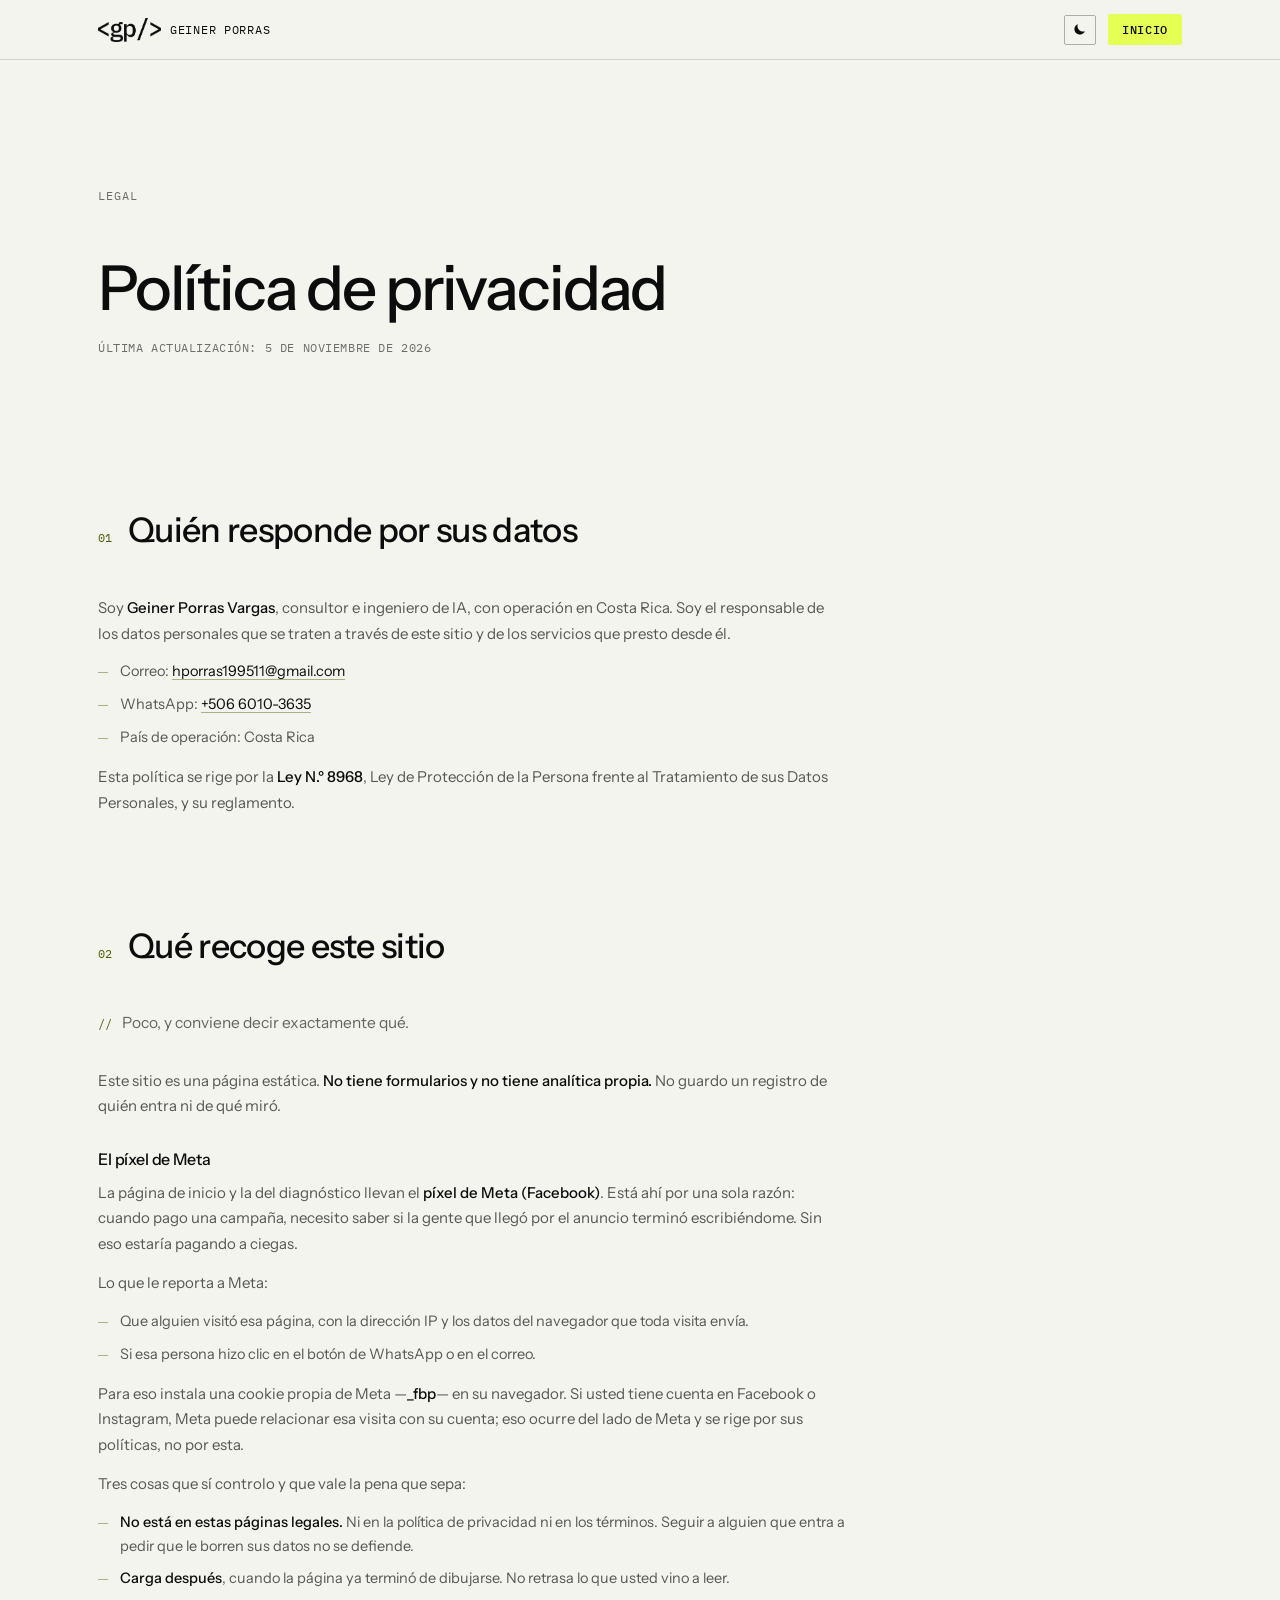
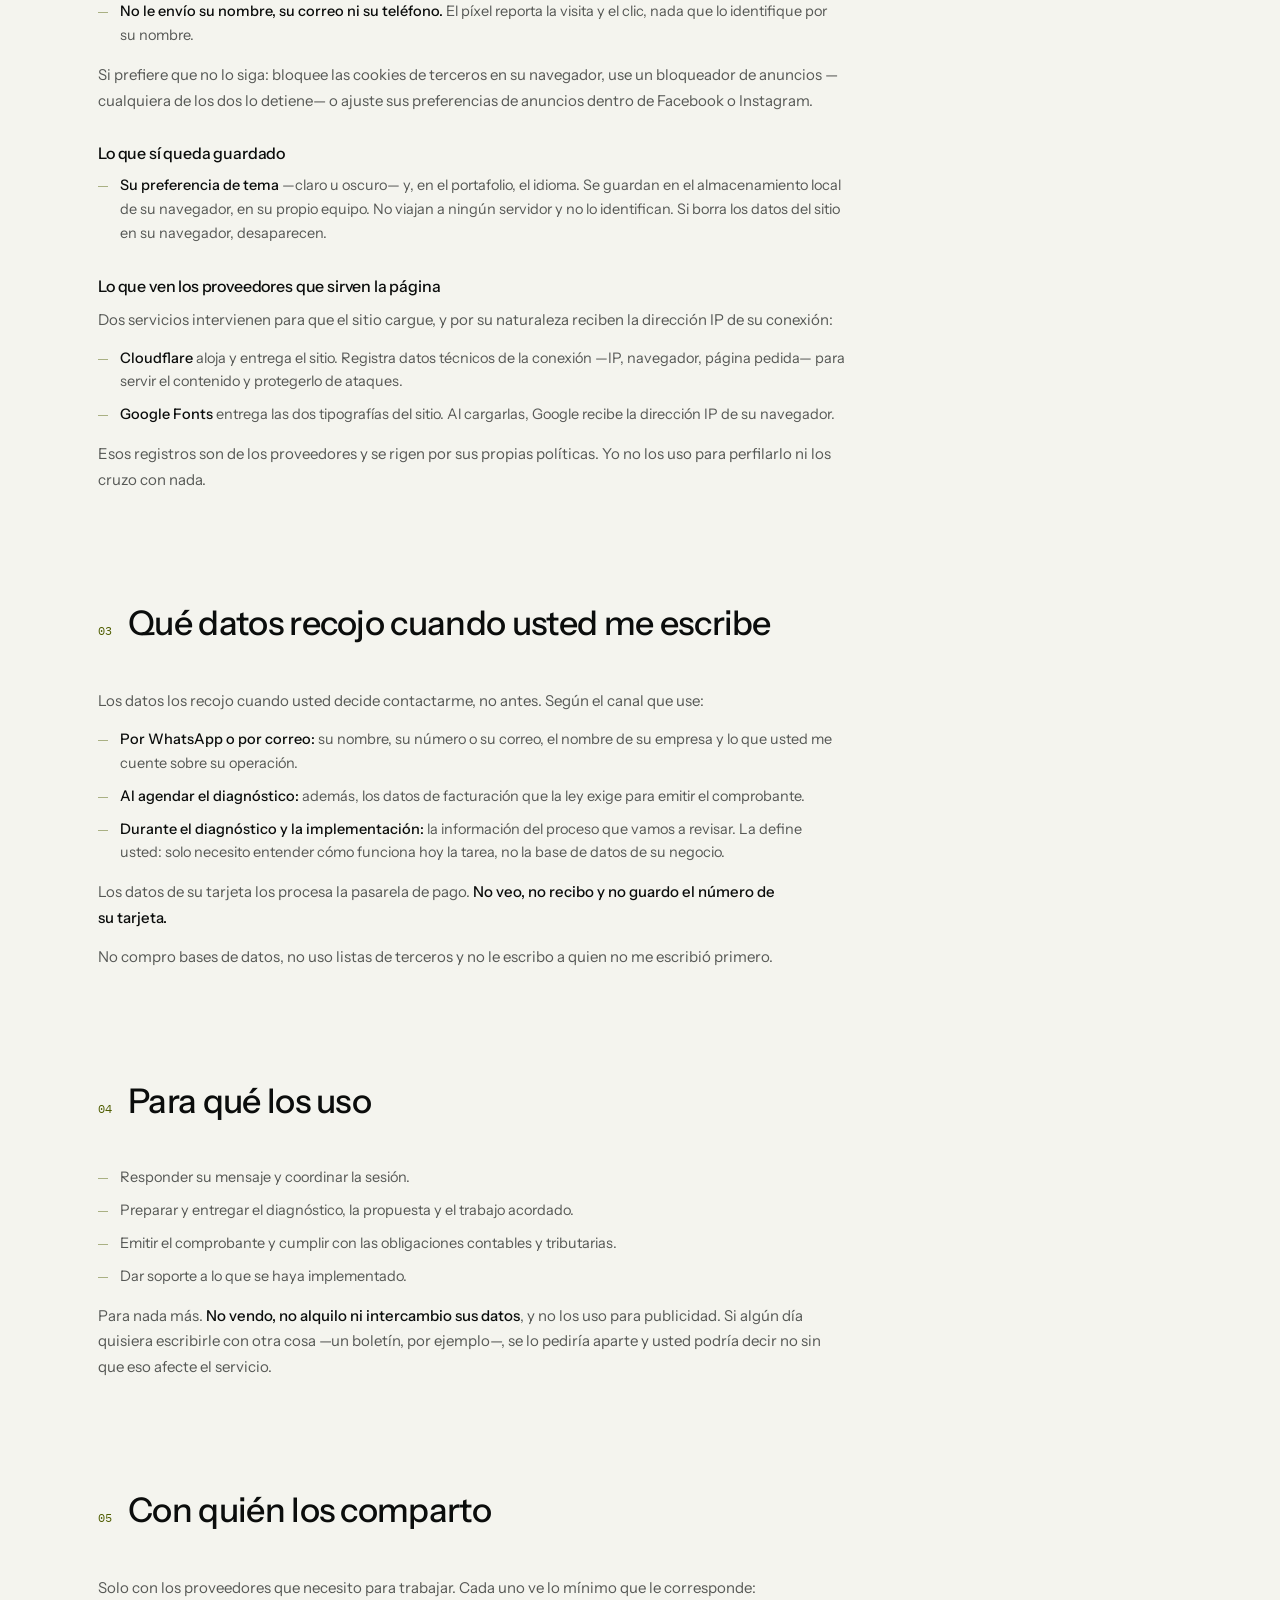
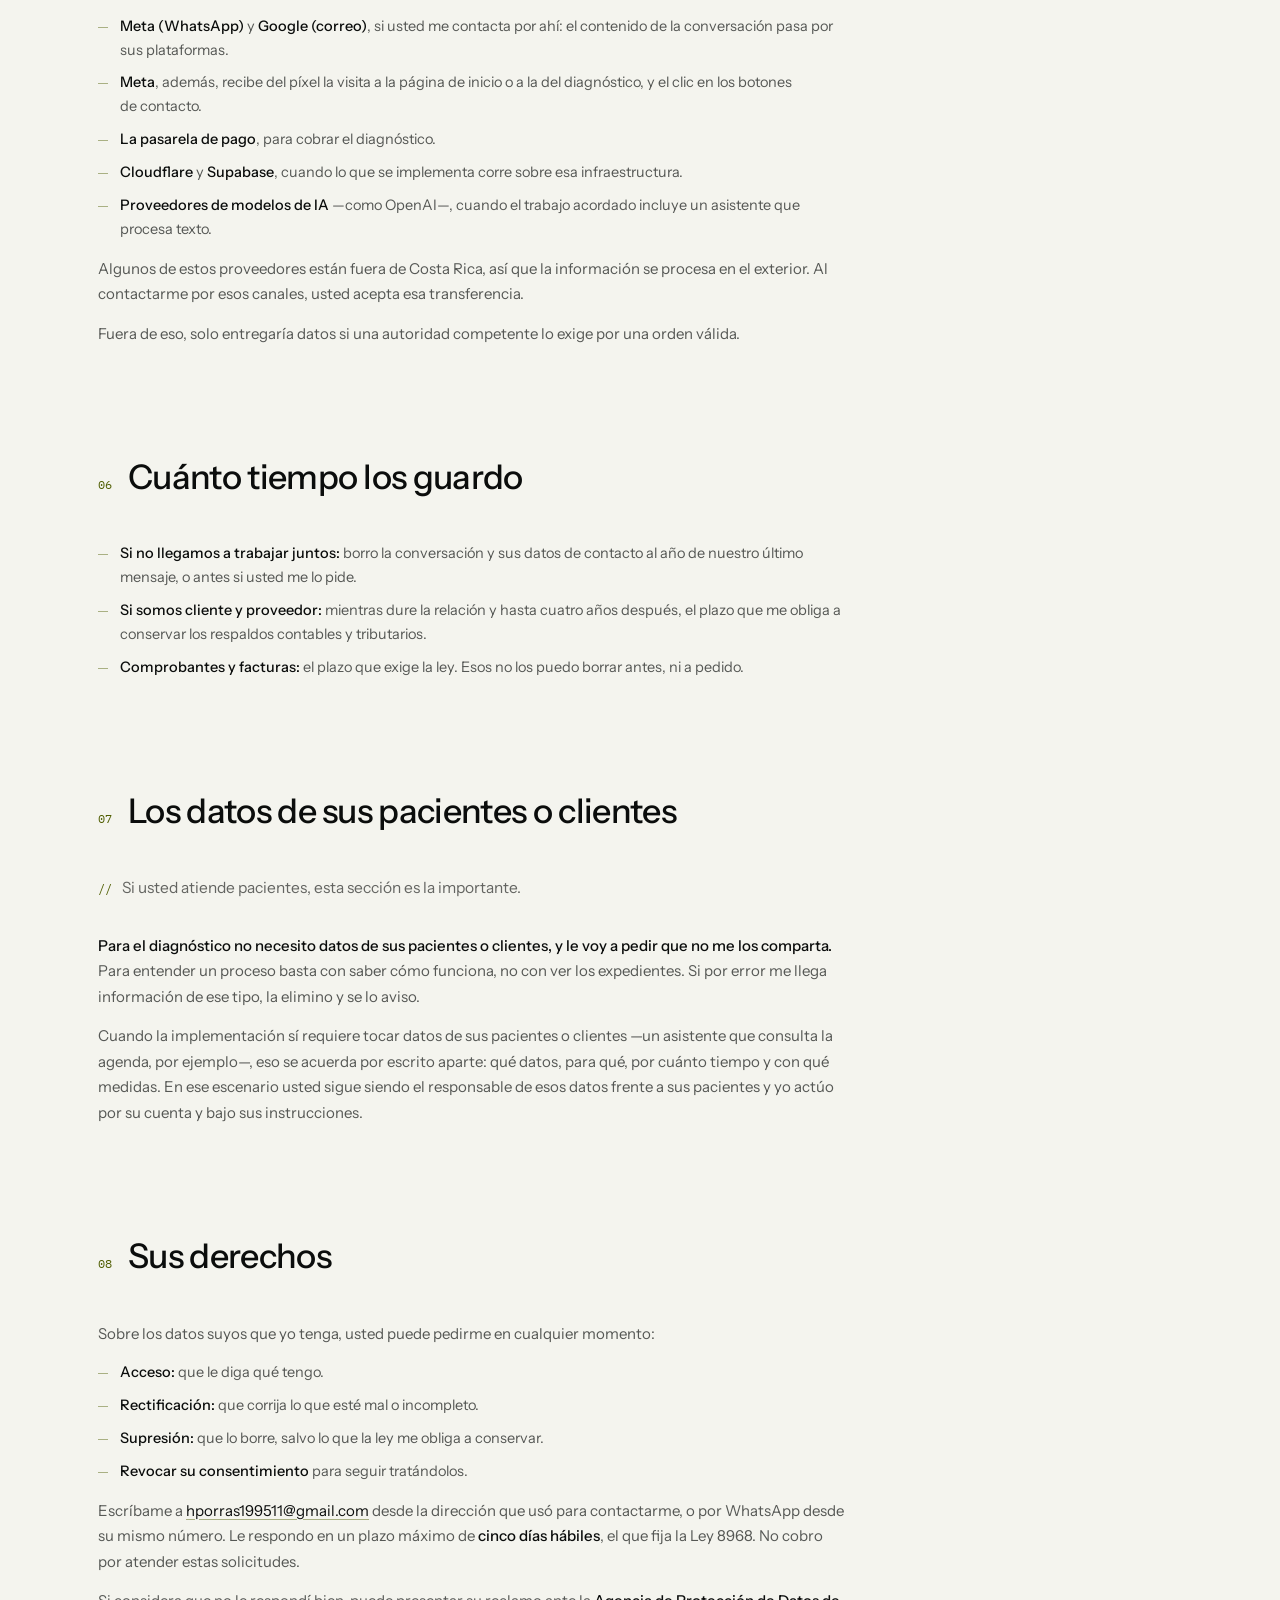
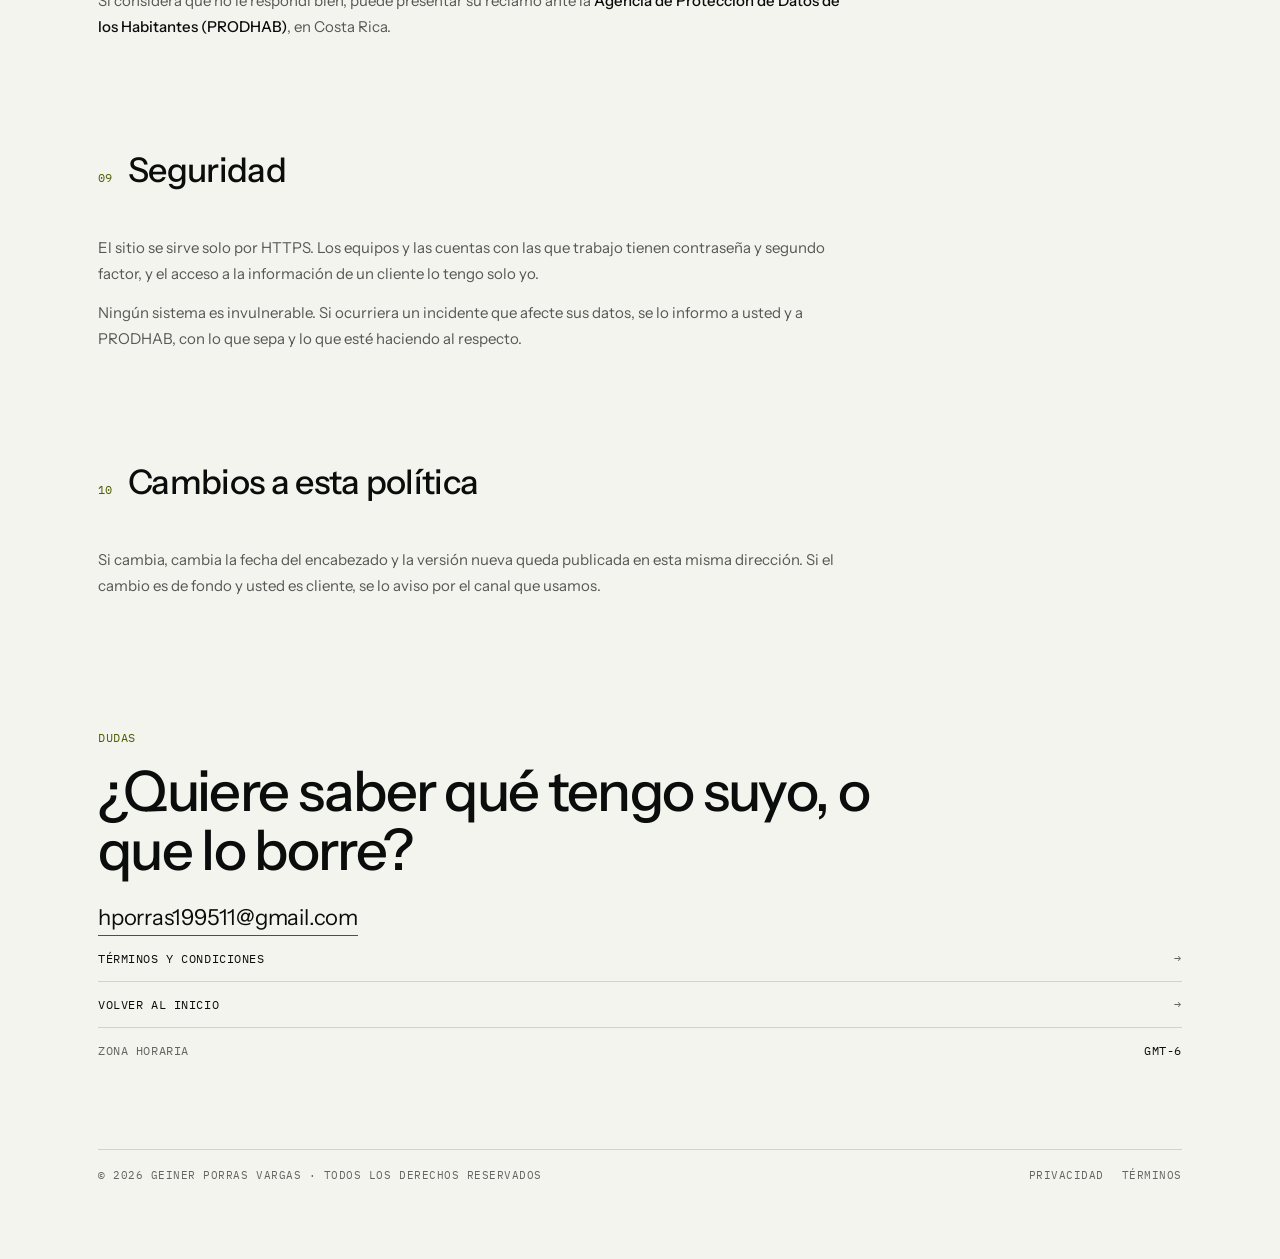
<file: privacidad.html>
<!DOCTYPE html>
<html lang="es">
<head>
<meta charset="utf-8">
<meta name="viewport" content="width=device-width, initial-scale=1">
<title>Política de privacidad | Geiner Porras</title>
<meta name="description" content="Qué datos recoge este sitio, qué datos recojo cuando usted me contacta, con quién los comparto, cuánto los guardo y cómo pedir que los borre.">
<link rel="canonical" href="https://geinerporras.com/privacidad">
<meta name="robots" content="index,follow">

<meta property="og:type" content="website">
<meta property="og:url" content="https://geinerporras.com/privacidad">
<meta property="og:title" content="Política de privacidad — Geiner Porras">
<meta property="og:description" content="Qué datos recojo, para qué los uso y cómo pedir que los borre.">
<meta name="theme-color" content="#0B0D0C"><link rel="icon" href="/favicon.ico" sizes="any"><link rel="apple-touch-icon" href="/apple-touch-icon.png">

<script>
/* Set the theme before first paint so there is no flash of the wrong one. */
(function () {
  try {
    var saved = localStorage.getItem("gpv-theme");
    var theme = saved === "light" || saved === "dark" ? saved
      : (window.matchMedia("(prefers-color-scheme: light)").matches ? "light" : "dark");
    document.documentElement.setAttribute("data-theme", theme);
  } catch (e) {
    document.documentElement.setAttribute("data-theme", "dark");
  }
})();
</script>

<link rel="preconnect" href="https://fonts.googleapis.com">
<link rel="preconnect" href="https://fonts.gstatic.com" crossorigin>
<link href="https://fonts.googleapis.com/css2?family=Instrument+Sans:ital,wght@0,400..700;1,400..700&family=IBM+Plex+Mono:wght@400;500&display=swap" rel="stylesheet">
<link rel="stylesheet" href="styles.css">
</head>
<body>

<a class="skip" href="#top">Ir al contenido</a>

<header class="site-header">
  <div class="wrap header-inner">
    <a href="/" class="brand"><img class="brand-logo brand-logo--dark" src="assets/logo-gp-claro.webp" alt="" width="63" height="24" decoding="async"><img class="brand-logo brand-logo--light" src="assets/logo-gp-oscuro.webp" alt="" width="63" height="24" decoding="async"><span class="brand-name">Geiner Porras</span></a>
    <div class="header-actions">
      <button id="theme-toggle" class="icon-btn" type="button" aria-label="Cambiar a tema claro">
        <svg class="icon icon-sun" viewBox="0 0 24 24" aria-hidden="true" focusable="false">
          <circle cx="12" cy="12" r="4.4"></circle>
          <g class="sun-rays">
            <line x1="12" y1="1.6" x2="12" y2="4"></line>
            <line x1="12" y1="20" x2="12" y2="22.4"></line>
            <line x1="1.6" y1="12" x2="4" y2="12"></line>
            <line x1="20" y1="12" x2="22.4" y2="12"></line>
            <line x1="4.7" y1="4.7" x2="6.4" y2="6.4"></line>
            <line x1="17.6" y1="17.6" x2="19.3" y2="19.3"></line>
            <line x1="4.7" y1="19.3" x2="6.4" y2="17.6"></line>
            <line x1="17.6" y1="6.4" x2="19.3" y2="4.7"></line>
          </g>
        </svg>
        <svg class="icon icon-moon" viewBox="0 0 24 24" aria-hidden="true" focusable="false">
          <path d="M20.5 14.6A8.6 8.6 0 0 1 9.4 3.5a8.6 8.6 0 1 0 11.1 11.1Z"></path>
        </svg>
      </button>
      <a href="/" class="btn-lime">Inicio</a>
    </div>
  </div>
</header>

<main>

<section id="top" class="wrap hero hero--doc">
  <p class="eyebrow"><span>Legal</span></p>
  <h1 class="hero-title">Política de privacidad</h1>
  <p class="legal-meta mono">Última actualización: 5 de noviembre de 2026</p>
</section>

<section class="wrap section">
  <div class="sec-head"><span class="num mono">01</span><h2>Quién responde por sus datos</h2></div>
  <div class="legal">
    <p>Soy <b>Geiner Porras Vargas</b>, consultor e ingeniero de IA, con operación en Costa Rica. Soy el responsable de los datos personales que se traten a través de este sitio y de los servicios que presto desde él.</p>
    <ul>
      <li>Correo: <a href="mailto:hporras199511@gmail.com">hporras199511@gmail.com</a></li>
      <li>WhatsApp: <a href="https://wa.me/50660103635" target="_blank" rel="noopener">+506 6010-3635</a></li>
      <li>País de operación: Costa Rica</li>
    </ul>
    <p>Esta política se rige por la <b>Ley N.º 8968</b>, Ley de Protección de la Persona frente al Tratamiento de sus Datos Personales, y su reglamento.</p>
  </div>
</section>

<section class="wrap section">
  <div class="sec-head"><span class="num mono">02</span><h2>Qué recoge este sitio</h2></div>
  <p class="quip">Poco, y conviene decir exactamente qué.</p>
  <div class="legal">
    <p>Este sitio es una página estática. <b>No tiene formularios y no tiene analítica propia.</b> No guardo un registro de quién entra ni de qué miró.</p>

    <h3>El píxel de Meta</h3>
    <p>La página de inicio y la del diagnóstico llevan el <b>píxel de Meta (Facebook)</b>. Está ahí por una sola razón: cuando pago una campaña, necesito saber si la gente que llegó por el anuncio terminó escribiéndome. Sin eso estaría pagando a ciegas.</p>
    <p>Lo que le reporta a Meta:</p>
    <ul>
      <li>Que alguien visitó esa página, con la dirección IP y los datos del navegador que toda visita envía.</li>
      <li>Si esa persona hizo clic en el botón de WhatsApp o en el correo.</li>
    </ul>
    <p>Para eso instala una cookie propia de Meta —<b>_fbp</b>— en su navegador. Si usted tiene cuenta en Facebook o Instagram, Meta puede relacionar esa visita con su cuenta; eso ocurre del lado de Meta y se rige por sus políticas, no por esta.</p>
    <p>Tres cosas que sí controlo y que vale la pena que sepa:</p>
    <ul>
      <li><b>No está en estas páginas legales.</b> Ni en la política de privacidad ni en los términos. Seguir a alguien que entra a pedir que le borren sus datos no se defiende.</li>
      <li><b>Carga después</b>, cuando la página ya terminó de dibujarse. No retrasa lo que usted vino a leer.</li>
      <li><b>No le envío su nombre, su correo ni su teléfono.</b> El píxel reporta la visita y el clic, nada que lo identifique por su nombre.</li>
    </ul>
    <p>Si prefiere que no lo siga: bloquee las cookies de terceros en su navegador, use un bloqueador de anuncios —cualquiera de los dos lo detiene— o ajuste sus preferencias de anuncios dentro de Facebook o Instagram.</p>

    <h3>Lo que sí queda guardado</h3>
    <ul>
      <li><b>Su preferencia de tema</b> —claro u oscuro— y, en el portafolio, el idioma. Se guardan en el almacenamiento local de su navegador, en su propio equipo. No viajan a ningún servidor y no lo identifican. Si borra los datos del sitio en su navegador, desaparecen.</li>
    </ul>

    <h3>Lo que ven los proveedores que sirven la página</h3>
    <p>Dos servicios intervienen para que el sitio cargue, y por su naturaleza reciben la dirección IP de su conexión:</p>
    <ul>
      <li><b>Cloudflare</b> aloja y entrega el sitio. Registra datos técnicos de la conexión —IP, navegador, página pedida— para servir el contenido y protegerlo de ataques.</li>
      <li><b>Google Fonts</b> entrega las dos tipografías del sitio. Al cargarlas, Google recibe la dirección IP de su navegador.</li>
    </ul>
    <p>Esos registros son de los proveedores y se rigen por sus propias políticas. Yo no los uso para perfilarlo ni los cruzo con nada.</p>
  </div>
</section>

<section class="wrap section">
  <div class="sec-head"><span class="num mono">03</span><h2>Qué datos recojo cuando usted me escribe</h2></div>
  <div class="legal">
    <p>Los datos los recojo cuando usted decide contactarme, no antes. Según el canal que use:</p>
    <ul>
      <li><b>Por WhatsApp o por correo:</b> su nombre, su número o su correo, el nombre de su empresa y lo que usted me cuente sobre su operación.</li>
      <li><b>Al agendar el diagnóstico:</b> además, los datos de facturación que la ley exige para emitir el comprobante.</li>
      <li><b>Durante el diagnóstico y la implementación:</b> la información del proceso que vamos a revisar. La define usted: solo necesito entender cómo funciona hoy la tarea, no la base de datos de su negocio.</li>
    </ul>
    <p>Los datos de su tarjeta los procesa la pasarela de pago. <b>No veo, no recibo y no guardo el número de su tarjeta.</b></p>
    <p>No compro bases de datos, no uso listas de terceros y no le escribo a quien no me escribió primero.</p>
  </div>
</section>

<section class="wrap section">
  <div class="sec-head"><span class="num mono">04</span><h2>Para qué los uso</h2></div>
  <div class="legal">
    <ul>
      <li>Responder su mensaje y coordinar la sesión.</li>
      <li>Preparar y entregar el diagnóstico, la propuesta y el trabajo acordado.</li>
      <li>Emitir el comprobante y cumplir con las obligaciones contables y tributarias.</li>
      <li>Dar soporte a lo que se haya implementado.</li>
    </ul>
    <p>Para nada más. <b>No vendo, no alquilo ni intercambio sus datos</b>, y no los uso para publicidad. Si algún día quisiera escribirle con otra cosa —un boletín, por ejemplo—, se lo pediría aparte y usted podría decir no sin que eso afecte el servicio.</p>
  </div>
</section>

<section class="wrap section">
  <div class="sec-head"><span class="num mono">05</span><h2>Con quién los comparto</h2></div>
  <div class="legal">
    <p>Solo con los proveedores que necesito para trabajar. Cada uno ve lo mínimo que le corresponde:</p>
    <ul>
      <li><b>Meta (WhatsApp)</b> y <b>Google (correo)</b>, si usted me contacta por ahí: el contenido de la conversación pasa por sus plataformas.</li>
      <li><b>Meta</b>, además, recibe del píxel la visita a la página de inicio o a la del diagnóstico, y el clic en los botones de contacto.</li>
      <li><b>La pasarela de pago</b>, para cobrar el diagnóstico.</li>
      <li><b>Cloudflare</b> y <b>Supabase</b>, cuando lo que se implementa corre sobre esa infraestructura.</li>
      <li><b>Proveedores de modelos de IA</b> —como OpenAI—, cuando el trabajo acordado incluye un asistente que procesa texto.</li>
    </ul>
    <p>Algunos de estos proveedores están fuera de Costa Rica, así que la información se procesa en el exterior. Al contactarme por esos canales, usted acepta esa transferencia.</p>
    <p>Fuera de eso, solo entregaría datos si una autoridad competente lo exige por una orden válida.</p>
  </div>
</section>

<section class="wrap section">
  <div class="sec-head"><span class="num mono">06</span><h2>Cuánto tiempo los guardo</h2></div>
  <div class="legal">
    <ul>
      <li><b>Si no llegamos a trabajar juntos:</b> borro la conversación y sus datos de contacto al año de nuestro último mensaje, o antes si usted me lo pide.</li>
      <li><b>Si somos cliente y proveedor:</b> mientras dure la relación y hasta cuatro años después, el plazo que me obliga a conservar los respaldos contables y tributarios.</li>
      <li><b>Comprobantes y facturas:</b> el plazo que exige la ley. Esos no los puedo borrar antes, ni a pedido.</li>
    </ul>
  </div>
</section>

<section class="wrap section">
  <div class="sec-head"><span class="num mono">07</span><h2>Los datos de sus pacientes o clientes</h2></div>
  <p class="quip">Si usted atiende pacientes, esta sección es la importante.</p>
  <div class="legal">
    <p><b>Para el diagnóstico no necesito datos de sus pacientes o clientes, y le voy a pedir que no me los comparta.</b> Para entender un proceso basta con saber cómo funciona, no con ver los expedientes. Si por error me llega información de ese tipo, la elimino y se lo aviso.</p>
    <p>Cuando la implementación sí requiere tocar datos de sus pacientes o clientes —un asistente que consulta la agenda, por ejemplo—, eso se acuerda por escrito aparte: qué datos, para qué, por cuánto tiempo y con qué medidas. En ese escenario usted sigue siendo el responsable de esos datos frente a sus pacientes y yo actúo por su cuenta y bajo sus instrucciones.</p>
  </div>
</section>

<section class="wrap section">
  <div class="sec-head"><span class="num mono">08</span><h2>Sus derechos</h2></div>
  <div class="legal">
    <p>Sobre los datos suyos que yo tenga, usted puede pedirme en cualquier momento:</p>
    <ul>
      <li><b>Acceso:</b> que le diga qué tengo.</li>
      <li><b>Rectificación:</b> que corrija lo que esté mal o incompleto.</li>
      <li><b>Supresión:</b> que lo borre, salvo lo que la ley me obliga a conservar.</li>
      <li><b>Revocar su consentimiento</b> para seguir tratándolos.</li>
    </ul>
    <p>Escríbame a <a href="mailto:hporras199511@gmail.com">hporras199511@gmail.com</a> desde la dirección que usó para contactarme, o por WhatsApp desde su mismo número. Le respondo en un plazo máximo de <b>cinco días hábiles</b>, el que fija la Ley 8968. No cobro por atender estas solicitudes.</p>
    <p>Si considera que no le respondí bien, puede presentar su reclamo ante la <b>Agencia de Protección de Datos de los Habitantes (PRODHAB)</b>, en Costa Rica.</p>
  </div>
</section>

<section class="wrap section">
  <div class="sec-head"><span class="num mono">09</span><h2>Seguridad</h2></div>
  <div class="legal">
    <p>El sitio se sirve solo por HTTPS. Los equipos y las cuentas con las que trabajo tienen contraseña y segundo factor, y el acceso a la información de un cliente lo tengo solo yo.</p>
    <p>Ningún sistema es invulnerable. Si ocurriera un incidente que afecte sus datos, se lo informo a usted y a PRODHAB, con lo que sepa y lo que esté haciendo al respecto.</p>
  </div>
</section>

<section class="wrap section">
  <div class="sec-head"><span class="num mono">10</span><h2>Cambios a esta política</h2></div>
  <div class="legal">
    <p>Si cambia, cambia la fecha del encabezado y la versión nueva queda publicada en esta misma dirección. Si el cambio es de fondo y usted es cliente, se lo aviso por el canal que usamos.</p>
  </div>
</section>

<section id="contacto" class="wrap section section--contact">
  <div class="contact-grid">
    <div class="contact-main">
      <span class="mono lime">Dudas</span>
      <p class="cta-head">¿Quiere saber qué tengo suyo, o que lo borre?</p>
      <a class="mail" href="mailto:hporras199511@gmail.com">hporras199511@gmail.com</a>
    </div>
    <div class="contact-links">
      <a href="/terminos"><span class="link-label">Términos y condiciones</span><span class="muted">→</span></a>
      <a href="/"><span class="link-label">Volver al inicio</span><span class="muted">→</span></a>
      <div><span class="muted">Zona horaria</span><span>GMT-6</span></div>
    </div>
  </div>
  <div class="footer">
    <span>© 2026 Geiner Porras Vargas · Todos los derechos reservados</span>
    <nav class="footer-legal" aria-label="Legal">
      <a href="/privacidad" aria-current="page">Privacidad</a>
      <a href="/terminos">Términos</a>
    </nav>
  </div>
</section>

</main>

<script src="consultoria.js"></script>
</body>
</html>
</file>
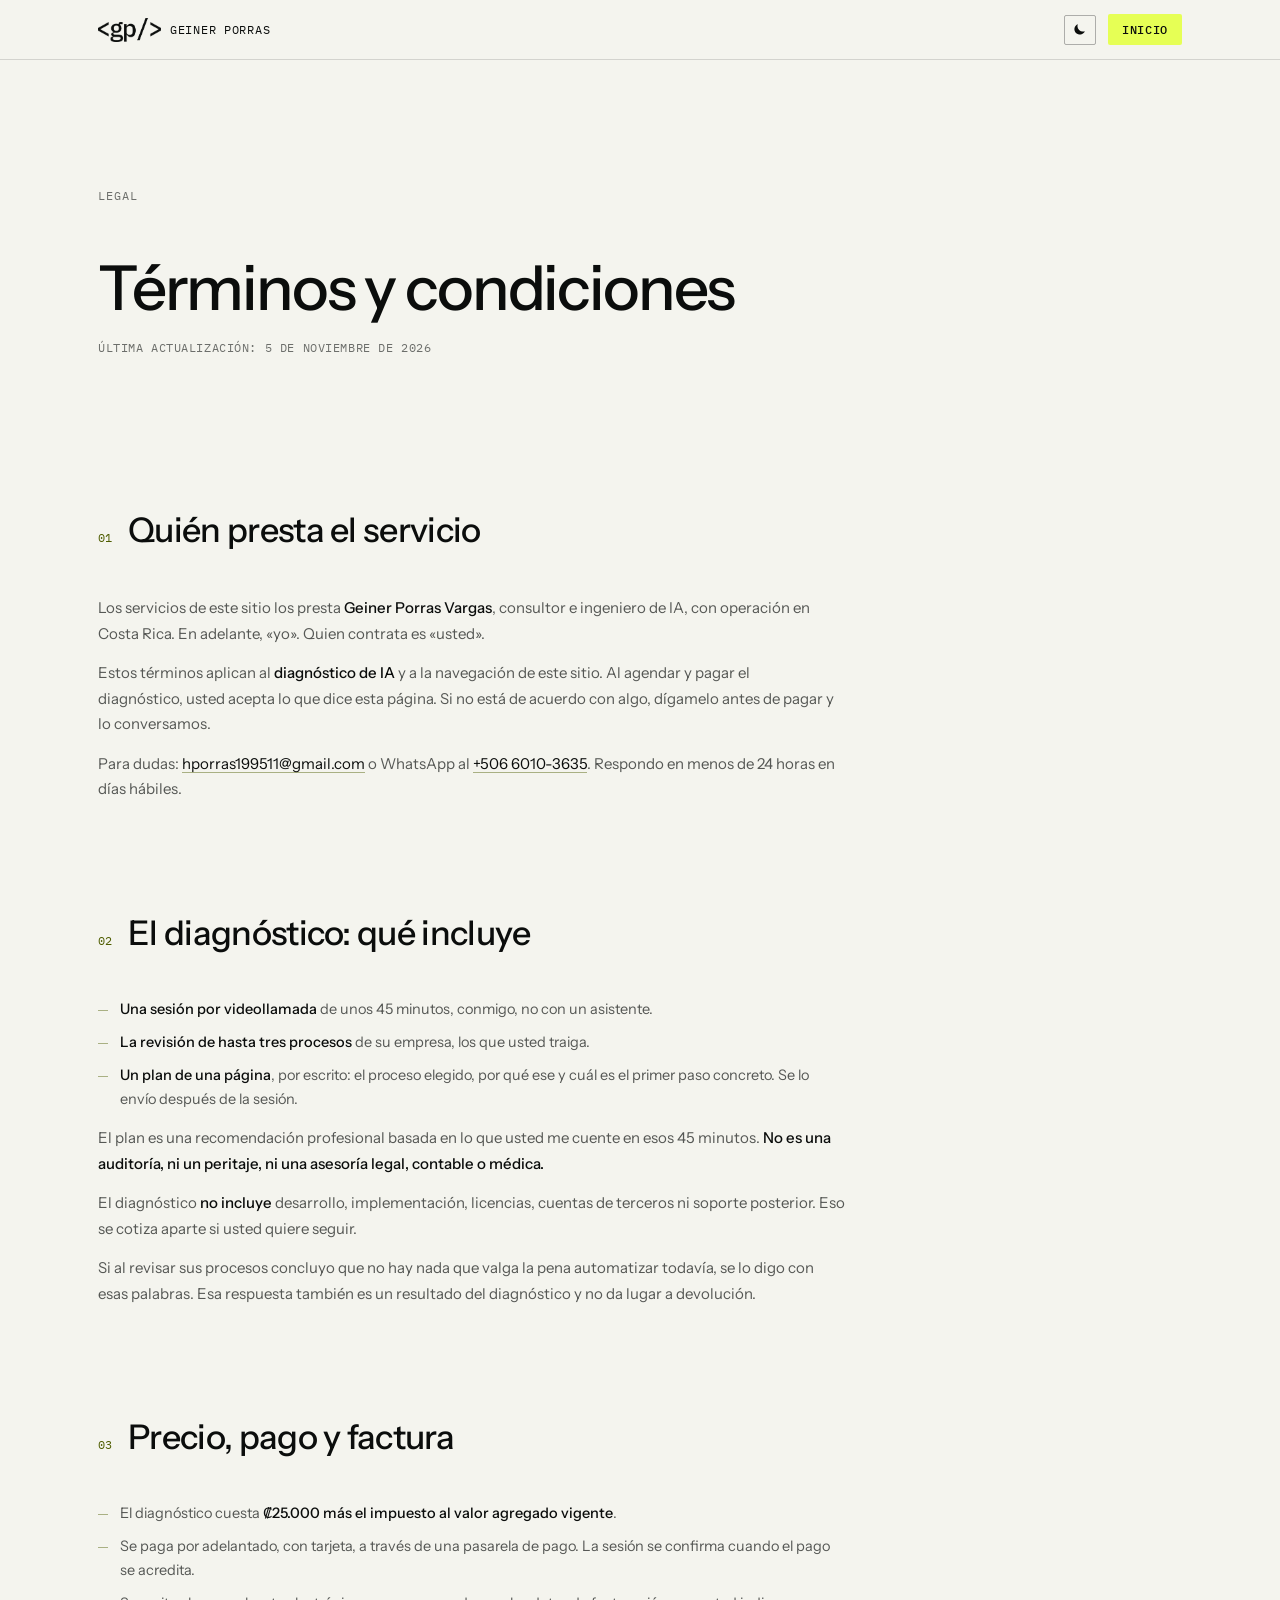
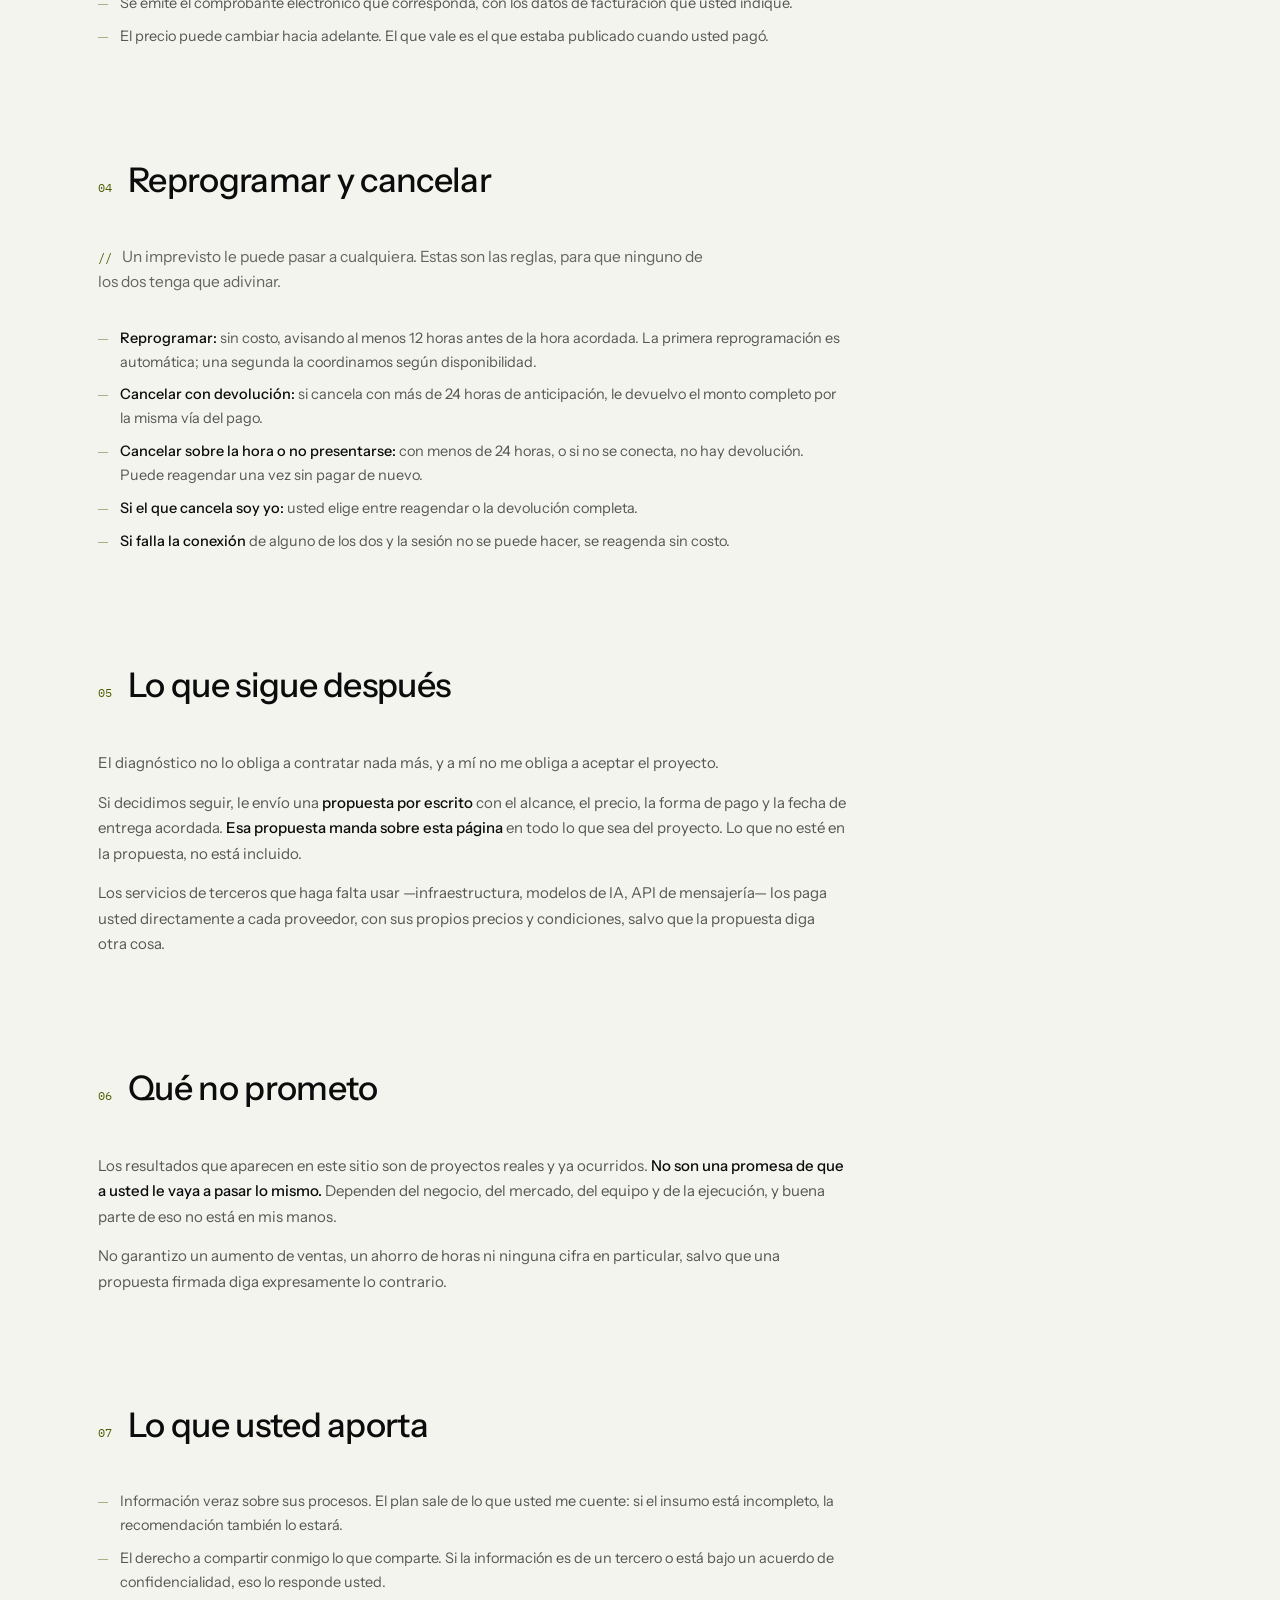
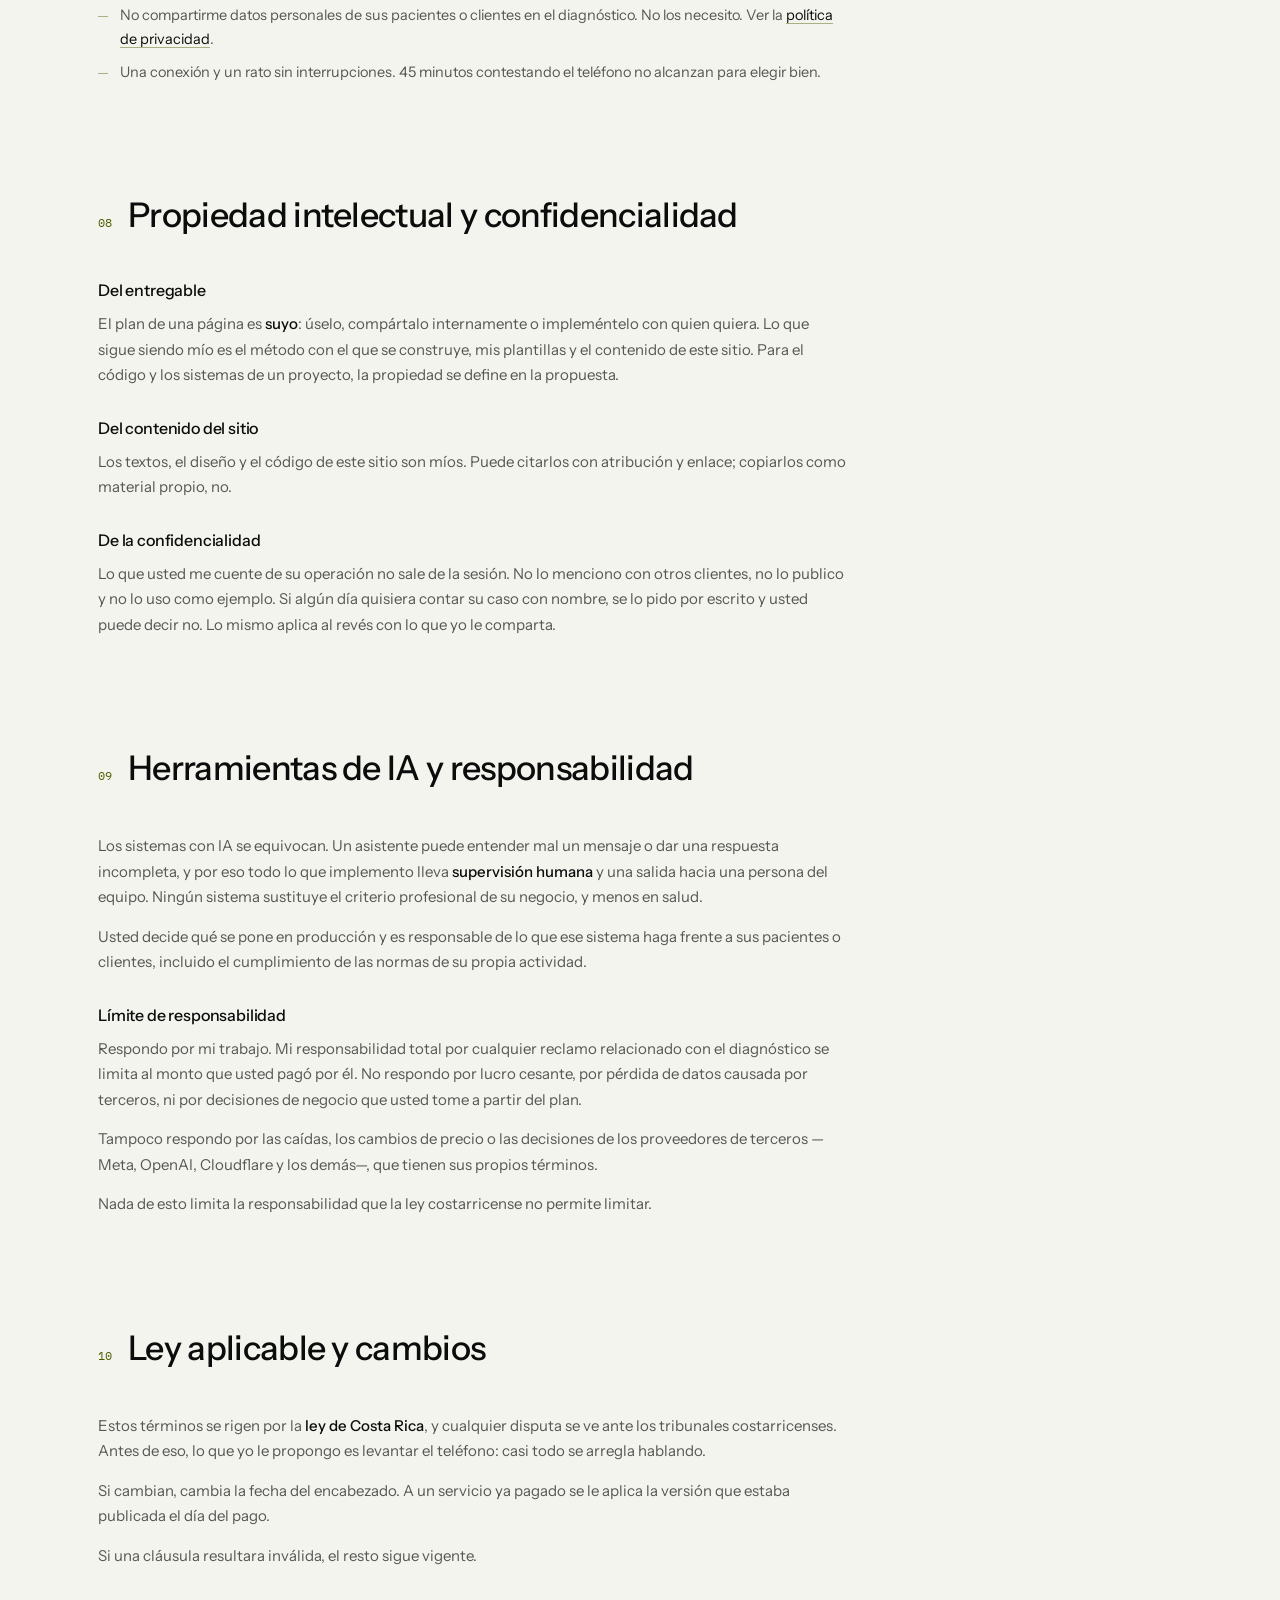
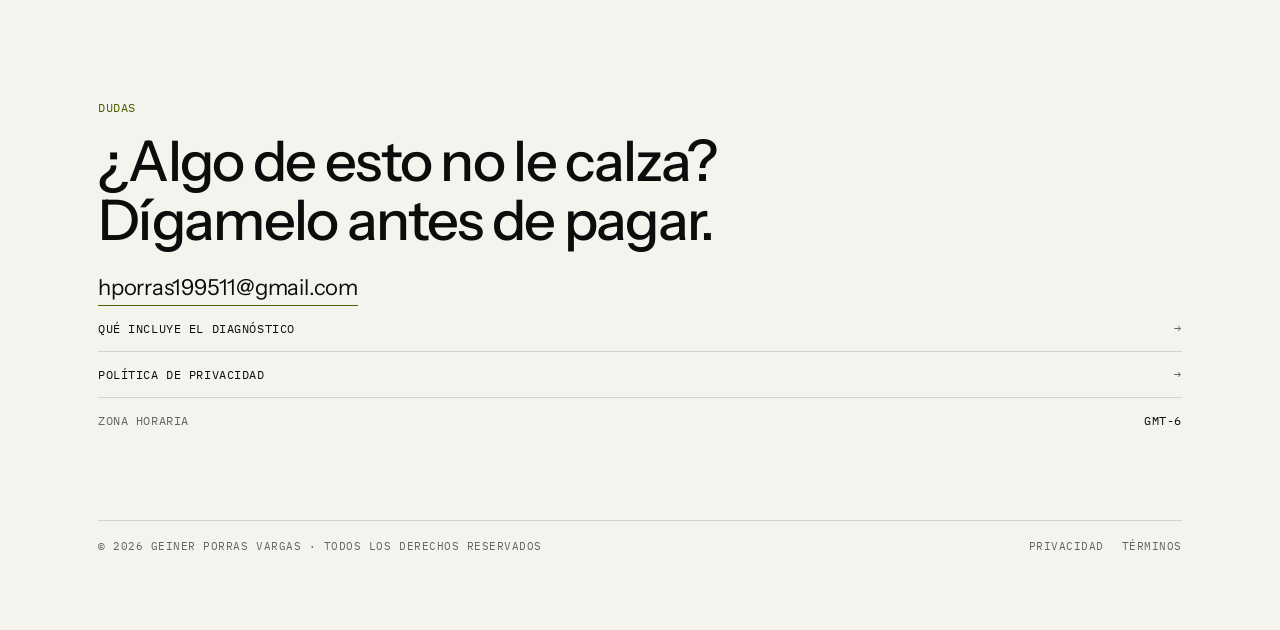
<file: terminos.html>
<!DOCTYPE html>
<html lang="es">
<head>
<meta charset="utf-8">
<meta name="viewport" content="width=device-width, initial-scale=1">
<title>Términos y condiciones | Geiner Porras</title>
<meta name="description" content="Las condiciones del diagnóstico de IA y del trabajo posterior: qué incluye, precio y pago, cómo reprogramar o cancelar, propiedad del entregable y qué no prometo.">
<link rel="canonical" href="https://geinerporras.com/terminos">
<meta name="robots" content="index,follow">

<meta property="og:type" content="website">
<meta property="og:url" content="https://geinerporras.com/terminos">
<meta property="og:title" content="Términos y condiciones — Geiner Porras">
<meta property="og:description" content="Qué incluye el diagnóstico, cómo se paga, cómo se reprograma y qué no prometo.">
<meta name="theme-color" content="#0B0D0C"><link rel="icon" href="/favicon.ico" sizes="any"><link rel="apple-touch-icon" href="/apple-touch-icon.png">

<script>
/* Set the theme before first paint so there is no flash of the wrong one. */
(function () {
  try {
    var saved = localStorage.getItem("gpv-theme");
    var theme = saved === "light" || saved === "dark" ? saved
      : (window.matchMedia("(prefers-color-scheme: light)").matches ? "light" : "dark");
    document.documentElement.setAttribute("data-theme", theme);
  } catch (e) {
    document.documentElement.setAttribute("data-theme", "dark");
  }
})();
</script>

<link rel="preconnect" href="https://fonts.googleapis.com">
<link rel="preconnect" href="https://fonts.gstatic.com" crossorigin>
<link href="https://fonts.googleapis.com/css2?family=Instrument+Sans:ital,wght@0,400..700;1,400..700&family=IBM+Plex+Mono:wght@400;500&display=swap" rel="stylesheet">
<link rel="stylesheet" href="styles.css">
</head>
<body>

<a class="skip" href="#top">Ir al contenido</a>

<header class="site-header">
  <div class="wrap header-inner">
    <a href="/" class="brand"><img class="brand-logo brand-logo--dark" src="assets/logo-gp-claro.webp" alt="" width="63" height="24" decoding="async"><img class="brand-logo brand-logo--light" src="assets/logo-gp-oscuro.webp" alt="" width="63" height="24" decoding="async"><span class="brand-name">Geiner Porras</span></a>
    <div class="header-actions">
      <button id="theme-toggle" class="icon-btn" type="button" aria-label="Cambiar a tema claro">
        <svg class="icon icon-sun" viewBox="0 0 24 24" aria-hidden="true" focusable="false">
          <circle cx="12" cy="12" r="4.4"></circle>
          <g class="sun-rays">
            <line x1="12" y1="1.6" x2="12" y2="4"></line>
            <line x1="12" y1="20" x2="12" y2="22.4"></line>
            <line x1="1.6" y1="12" x2="4" y2="12"></line>
            <line x1="20" y1="12" x2="22.4" y2="12"></line>
            <line x1="4.7" y1="4.7" x2="6.4" y2="6.4"></line>
            <line x1="17.6" y1="17.6" x2="19.3" y2="19.3"></line>
            <line x1="4.7" y1="19.3" x2="6.4" y2="17.6"></line>
            <line x1="17.6" y1="6.4" x2="19.3" y2="4.7"></line>
          </g>
        </svg>
        <svg class="icon icon-moon" viewBox="0 0 24 24" aria-hidden="true" focusable="false">
          <path d="M20.5 14.6A8.6 8.6 0 0 1 9.4 3.5a8.6 8.6 0 1 0 11.1 11.1Z"></path>
        </svg>
      </button>
      <a href="/" class="btn-lime">Inicio</a>
    </div>
  </div>
</header>

<main>

<section id="top" class="wrap hero hero--doc">
  <p class="eyebrow"><span>Legal</span></p>
  <h1 class="hero-title">Términos y condiciones</h1>
  <p class="legal-meta mono">Última actualización: 5 de noviembre de 2026</p>
</section>

<section class="wrap section">
  <div class="sec-head"><span class="num mono">01</span><h2>Quién presta el servicio</h2></div>
  <div class="legal">
    <p>Los servicios de este sitio los presta <b>Geiner Porras Vargas</b>, consultor e ingeniero de IA, con operación en Costa Rica. En adelante, «yo». Quien contrata es «usted».</p>
    <p>Estos términos aplican al <b>diagnóstico de IA</b> y a la navegación de este sitio. Al agendar y pagar el diagnóstico, usted acepta lo que dice esta página. Si no está de acuerdo con algo, dígamelo antes de pagar y lo conversamos.</p>
    <p>Para dudas: <a href="mailto:hporras199511@gmail.com">hporras199511@gmail.com</a> o WhatsApp al <a href="https://wa.me/50660103635" target="_blank" rel="noopener">+506 6010-3635</a>. Respondo en menos de 24 horas en días hábiles.</p>
  </div>
</section>

<section class="wrap section">
  <div class="sec-head"><span class="num mono">02</span><h2>El diagnóstico: qué incluye</h2></div>
  <div class="legal">
    <ul>
      <li><b>Una sesión por videollamada</b> de unos 45 minutos, conmigo, no con un asistente.</li>
      <li><b>La revisión de hasta tres procesos</b> de su empresa, los que usted traiga.</li>
      <li><b>Un plan de una página</b>, por escrito: el proceso elegido, por qué ese y cuál es el primer paso concreto. Se lo envío después de la sesión.</li>
    </ul>
    <p>El plan es una recomendación profesional basada en lo que usted me cuente en esos 45 minutos. <b>No es una auditoría, ni un peritaje, ni una asesoría legal, contable o médica.</b></p>
    <p>El diagnóstico <b>no incluye</b> desarrollo, implementación, licencias, cuentas de terceros ni soporte posterior. Eso se cotiza aparte si usted quiere seguir.</p>
    <p>Si al revisar sus procesos concluyo que no hay nada que valga la pena automatizar todavía, se lo digo con esas palabras. Esa respuesta también es un resultado del diagnóstico y no da lugar a devolución.</p>
  </div>
</section>

<section class="wrap section">
  <div class="sec-head"><span class="num mono">03</span><h2>Precio, pago y factura</h2></div>
  <div class="legal">
    <ul>
      <li>El diagnóstico cuesta <b>₡25.000 más el impuesto al valor agregado vigente</b>.</li>
      <li>Se paga por adelantado, con tarjeta, a través de una pasarela de pago. La sesión se confirma cuando el pago se acredita.</li>
      <li>Se emite el comprobante electrónico que corresponda, con los datos de facturación que usted indique.</li>
      <li>El precio puede cambiar hacia adelante. El que vale es el que estaba publicado cuando usted pagó.</li>
    </ul>
  </div>
</section>

<section class="wrap section">
  <div class="sec-head"><span class="num mono">04</span><h2>Reprogramar y cancelar</h2></div>
  <p class="quip">Un imprevisto le puede pasar a cualquiera. Estas son las reglas, para que ninguno de los dos tenga que adivinar.</p>
  <div class="legal">
    <ul>
      <li><b>Reprogramar:</b> sin costo, avisando al menos 12 horas antes de la hora acordada. La primera reprogramación es automática; una segunda la coordinamos según disponibilidad.</li>
      <li><b>Cancelar con devolución:</b> si cancela con más de 24 horas de anticipación, le devuelvo el monto completo por la misma vía del pago.</li>
      <li><b>Cancelar sobre la hora o no presentarse:</b> con menos de 24 horas, o si no se conecta, no hay devolución. Puede reagendar una vez sin pagar de nuevo.</li>
      <li><b>Si el que cancela soy yo:</b> usted elige entre reagendar o la devolución completa.</li>
      <li><b>Si falla la conexión</b> de alguno de los dos y la sesión no se puede hacer, se reagenda sin costo.</li>
    </ul>
  </div>
</section>

<section class="wrap section">
  <div class="sec-head"><span class="num mono">05</span><h2>Lo que sigue después</h2></div>
  <div class="legal">
    <p>El diagnóstico no lo obliga a contratar nada más, y a mí no me obliga a aceptar el proyecto.</p>
    <p>Si decidimos seguir, le envío una <b>propuesta por escrito</b> con el alcance, el precio, la forma de pago y la fecha de entrega acordada. <b>Esa propuesta manda sobre esta página</b> en todo lo que sea del proyecto. Lo que no esté en la propuesta, no está incluido.</p>
    <p>Los servicios de terceros que haga falta usar —infraestructura, modelos de IA, API de mensajería— los paga usted directamente a cada proveedor, con sus propios precios y condiciones, salvo que la propuesta diga otra cosa.</p>
  </div>
</section>

<section class="wrap section">
  <div class="sec-head"><span class="num mono">06</span><h2>Qué no prometo</h2></div>
  <div class="legal">
    <p>Los resultados que aparecen en este sitio son de proyectos reales y ya ocurridos. <b>No son una promesa de que a usted le vaya a pasar lo mismo.</b> Dependen del negocio, del mercado, del equipo y de la ejecución, y buena parte de eso no está en mis manos.</p>
    <p>No garantizo un aumento de ventas, un ahorro de horas ni ninguna cifra en particular, salvo que una propuesta firmada diga expresamente lo contrario.</p>
  </div>
</section>

<section class="wrap section">
  <div class="sec-head"><span class="num mono">07</span><h2>Lo que usted aporta</h2></div>
  <div class="legal">
    <ul>
      <li>Información veraz sobre sus procesos. El plan sale de lo que usted me cuente: si el insumo está incompleto, la recomendación también lo estará.</li>
      <li>El derecho a compartir conmigo lo que comparte. Si la información es de un tercero o está bajo un acuerdo de confidencialidad, eso lo responde usted.</li>
      <li>No compartirme datos personales de sus pacientes o clientes en el diagnóstico. No los necesito. Ver la <a href="/privacidad">política de privacidad</a>.</li>
      <li>Una conexión y un rato sin interrupciones. 45 minutos contestando el teléfono no alcanzan para elegir bien.</li>
    </ul>
  </div>
</section>

<section class="wrap section">
  <div class="sec-head"><span class="num mono">08</span><h2>Propiedad intelectual y confidencialidad</h2></div>
  <div class="legal">
    <h3>Del entregable</h3>
    <p>El plan de una página es <b>suyo</b>: úselo, compártalo internamente o impleméntelo con quien quiera. Lo que sigue siendo mío es el método con el que se construye, mis plantillas y el contenido de este sitio. Para el código y los sistemas de un proyecto, la propiedad se define en la propuesta.</p>
    <h3>Del contenido del sitio</h3>
    <p>Los textos, el diseño y el código de este sitio son míos. Puede citarlos con atribución y enlace; copiarlos como material propio, no.</p>
    <h3>De la confidencialidad</h3>
    <p>Lo que usted me cuente de su operación no sale de la sesión. No lo menciono con otros clientes, no lo publico y no lo uso como ejemplo. Si algún día quisiera contar su caso con nombre, se lo pido por escrito y usted puede decir no. Lo mismo aplica al revés con lo que yo le comparta.</p>
  </div>
</section>

<section class="wrap section">
  <div class="sec-head"><span class="num mono">09</span><h2>Herramientas de IA y responsabilidad</h2></div>
  <div class="legal">
    <p>Los sistemas con IA se equivocan. Un asistente puede entender mal un mensaje o dar una respuesta incompleta, y por eso todo lo que implemento lleva <b>supervisión humana</b> y una salida hacia una persona del equipo. Ningún sistema sustituye el criterio profesional de su negocio, y menos en salud.</p>
    <p>Usted decide qué se pone en producción y es responsable de lo que ese sistema haga frente a sus pacientes o clientes, incluido el cumplimiento de las normas de su propia actividad.</p>
    <h3>Límite de responsabilidad</h3>
    <p>Respondo por mi trabajo. Mi responsabilidad total por cualquier reclamo relacionado con el diagnóstico se limita al monto que usted pagó por él. No respondo por lucro cesante, por pérdida de datos causada por terceros, ni por decisiones de negocio que usted tome a partir del plan.</p>
    <p>Tampoco respondo por las caídas, los cambios de precio o las decisiones de los proveedores de terceros —Meta, OpenAI, Cloudflare y los demás—, que tienen sus propios términos.</p>
    <p>Nada de esto limita la responsabilidad que la ley costarricense no permite limitar.</p>
  </div>
</section>

<section class="wrap section">
  <div class="sec-head"><span class="num mono">10</span><h2>Ley aplicable y cambios</h2></div>
  <div class="legal">
    <p>Estos términos se rigen por la <b>ley de Costa Rica</b>, y cualquier disputa se ve ante los tribunales costarricenses. Antes de eso, lo que yo le propongo es levantar el teléfono: casi todo se arregla hablando.</p>
    <p>Si cambian, cambia la fecha del encabezado. A un servicio ya pagado se le aplica la versión que estaba publicada el día del pago.</p>
    <p>Si una cláusula resultara inválida, el resto sigue vigente.</p>
  </div>
</section>

<section id="contacto" class="wrap section section--contact">
  <div class="contact-grid">
    <div class="contact-main">
      <span class="mono lime">Dudas</span>
      <p class="cta-head">¿Algo de esto no le calza? Dígamelo antes de pagar.</p>
      <a class="mail" href="mailto:hporras199511@gmail.com">hporras199511@gmail.com</a>
    </div>
    <div class="contact-links">
      <a href="/diagnostico"><span class="link-label">Qué incluye el diagnóstico</span><span class="muted">→</span></a>
      <a href="/privacidad"><span class="link-label">Política de privacidad</span><span class="muted">→</span></a>
      <div><span class="muted">Zona horaria</span><span>GMT-6</span></div>
    </div>
  </div>
  <div class="footer">
    <span>© 2026 Geiner Porras Vargas · Todos los derechos reservados</span>
    <nav class="footer-legal" aria-label="Legal">
      <a href="/privacidad">Privacidad</a>
      <a href="/terminos" aria-current="page">Términos</a>
    </nav>
  </div>
</section>

</main>

<script src="consultoria.js"></script>
</body>
</html>
</file>
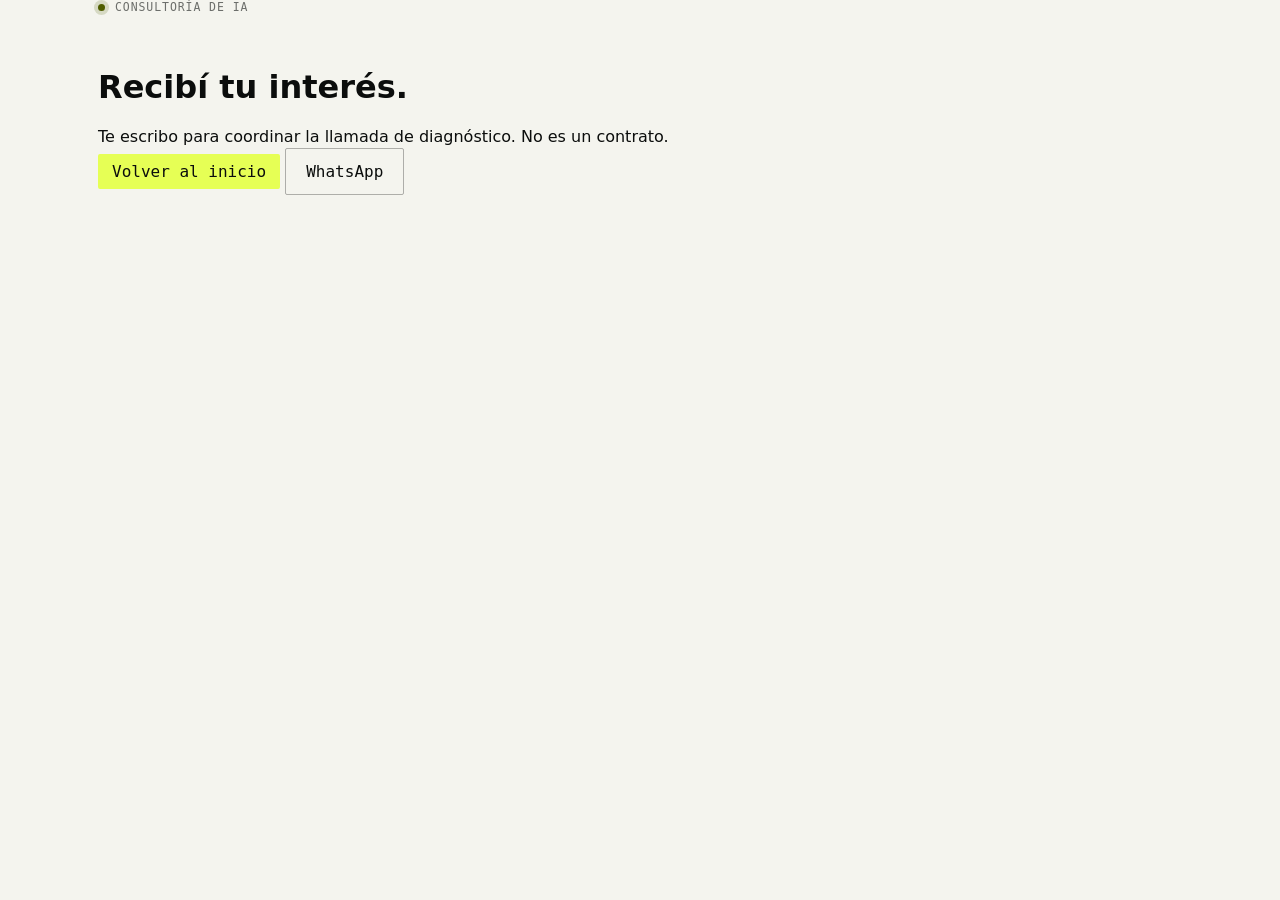
<file: consultoria/public/gracias.html>
<!DOCTYPE html>
<html lang="es">
<head>
<meta charset="utf-8">
<meta name="viewport" content="width=device-width, initial-scale=1">
<meta name="robots" content="noindex">
<title>Recibimos tu interés — Consultoría de IA</title>
<meta name="theme-color" content="#0B0D0C">
<script>
(function () {
  try {
    var saved = localStorage.getItem("gpv-theme");
    var theme = saved === "light" || saved === "dark" ? saved
      : (window.matchMedia("(prefers-color-scheme: light)").matches ? "light" : "dark");
    document.documentElement.setAttribute("data-theme", theme);
  } catch (e) {
    document.documentElement.setAttribute("data-theme", "dark");
  }
})();
</script>
<link rel="icon" href="/favicon.svg" type="image/svg+xml">
<link rel="stylesheet" href="/styles.css">
</head>
<body>
<main class="wrap mini">
  <p class="eyebrow"><span class="pulse" aria-hidden="true"></span> Consultoría de IA</p>
  <h1 class="mini-title">Recibí tu interés.</h1>
  <p class="mini-lead">Te escribo para coordinar la llamada de diagnóstico. No es un contrato.</p>
  <p class="mini-actions">
    <a class="btn-lime mono" href="/">Volver al inicio</a>
    <a class="btn-ghost mono js-wa" href="https://wa.me/50660103635">WhatsApp</a>
  </p>
</main>
<script src="/app.js"></script>
</body>
</html>
</file>
<file: styles.css>
/* Geiner Porras Vargas — portfolio
   Design tokens lifted from the Claude Design source (ink / acid lime),
   extended with a light theme. Every surface, line and dim tone is a token
   so the whole page inverts from one place.

   The lime stays lime in both themes where it is a FILL (buttons, pills).
   Where the accent is TEXT it uses --accent-text, which darkens to olive in
   light mode so it keeps its contrast. */

:root,
:root[data-theme="dark"]{
  color-scheme:dark;

  --bg:#0B0D0C;
  --surface:#0E100F;
  --surface-hover:#111412;
  --surface-hover-2:#121614;
  --surface-soft:#101310;
  --header-bg:rgba(11,13,12,.82);

  --text:#EDEDE8;
  --dim:rgba(237,237,232,.62);
  --dim-strong:rgba(237,237,232,.74);
  --dim-body:rgba(237,237,232,.7);
  --dim-soft:rgba(237,237,232,.66);
  --dim-label:rgba(237,237,232,.55);
  --dim-faint:rgba(237,237,232,.38);
  --dim-sep:rgba(237,237,232,.3);

  --line:rgba(237,237,232,.12);
  --line-2:rgba(237,237,232,.14);
  --line-3:rgba(237,237,232,.2);
  --line-4:rgba(237,237,232,.28);
  --line-soft:rgba(237,237,232,.08);
  --line-strong:rgba(237,237,232,.16);
  --line-pill:rgba(237,237,232,.22);

  --icon-bg:rgba(237,237,232,.07);
  --shot-bg:rgba(237,237,232,.04);
  --shadow:rgba(11,13,12,.35);

  --accent:#E6FF55;
  --accent-text:#E6FF55;
  --on-accent:#0B0D0C;
  --accent-ring:rgba(230,255,85,.16);
  /* The timeline fill stays lime in BOTH themes, so this pair is declared
     only here and deliberately not overridden in the light block. */
  --rail-lime:#E6FF55;
  --rail-lime-soft:rgba(230,255,85,.45);
  --accent-edge:rgba(230,255,85,.5);
  --accent-edge-2:rgba(230,255,85,.45);

  --pill-dark-bg:#0B0D0C;
  --pill-dark-text:#EDEDE8;

  --sans:"Instrument Sans",system-ui,-apple-system,sans-serif;
  --mono:"IBM Plex Mono",ui-monospace,SFMono-Regular,monospace;

  --gut:clamp(20px,4vw,48px);
  --sec-pad:clamp(56px,9vw,110px);
}

:root[data-theme="light"]{
  color-scheme:light;

  --bg:#F4F4EE;
  --surface:#FFFFFF;
  --surface-hover:#FBFBF6;
  --surface-hover-2:#F8F8F2;
  --surface-soft:#FAFAF4;
  --header-bg:rgba(244,244,238,.85);

  --text:#0B0D0C;
  --dim:rgba(11,13,12,.62);
  --dim-strong:rgba(11,13,12,.76);
  --dim-body:rgba(11,13,12,.72);
  --dim-soft:rgba(11,13,12,.68);
  --dim-label:rgba(11,13,12,.58);
  --dim-faint:rgba(11,13,12,.42);
  --dim-sep:rgba(11,13,12,.3);

  --line:rgba(11,13,12,.14);
  --line-2:rgba(11,13,12,.16);
  --line-3:rgba(11,13,12,.22);
  --line-4:rgba(11,13,12,.3);
  --line-soft:rgba(11,13,12,.1);
  --line-strong:rgba(11,13,12,.18);
  --line-pill:rgba(11,13,12,.24);

  --icon-bg:rgba(11,13,12,.06);
  --shot-bg:rgba(11,13,12,.05);
  --shadow:rgba(11,13,12,.16);

  --accent:#E6FF55;
  --accent-text:#4F5D00;
  --on-accent:#0B0D0C;
  --accent-ring:rgba(79,93,0,.18);
  --accent-edge:rgba(79,93,0,.45);
  --accent-edge-2:rgba(79,93,0,.4);

  --pill-dark-bg:#0B0D0C;
  --pill-dark-text:#EDEDE8;
}

*,*::before,*::after{box-sizing:border-box}

html{scroll-behavior:smooth;-webkit-text-size-adjust:100%}

body{
  margin:0;
  background:var(--bg);
  color:var(--text);
  font-family:var(--sans);
  -webkit-font-smoothing:antialiased;
  text-wrap:pretty;
  overflow-x:hidden;
  transition:background-color .28s ease,color .28s ease;
}

a{color:inherit;text-decoration:none}
a:hover{color:var(--accent-text)}
img{display:block;max-width:100%}
::selection{background:var(--accent);color:var(--on-accent)}

:focus-visible{outline:2px solid var(--accent-text);outline-offset:3px;border-radius:2px}

.mono{font-family:var(--mono)}
.muted{color:var(--dim)}
.lime{color:var(--accent-text)}
.wrap{max-width:1180px;margin:0 auto;padding-left:var(--gut);padding-right:var(--gut)}
.section{padding-top:var(--sec-pad)}

.skip{
  position:absolute;left:-9999px;top:0;z-index:100;
  background:var(--accent);color:var(--on-accent);padding:10px 16px;font-family:var(--mono);font-size:12px;
}
.skip:focus{left:8px;top:8px}

/* ---------- header ---------- */

.site-header{
  position:sticky;top:0;z-index:20;
  backdrop-filter:blur(14px);-webkit-backdrop-filter:blur(14px);
  background:var(--header-bg);
  border-bottom:1px solid var(--line);
  transition:background-color .28s ease,border-color .28s ease;
}
.header-inner{
  padding-top:14px;padding-bottom:14px;
  display:flex;gap:12px;align-items:center;justify-content:space-between;
}
.brand{
  font-family:var(--mono);font-size:12px;letter-spacing:.06em;text-transform:uppercase;
  display:flex;align-items:center;gap:9px;
}
.dot{width:7px;height:7px;border-radius:50%;background:var(--accent-text);display:inline-block;flex:none}
.header-actions{
  display:flex;align-items:center;gap:clamp(7px,1.2vw,12px);flex:none;
  font-family:var(--mono);font-size:11.5px;letter-spacing:.06em;text-transform:uppercase;color:var(--dim);
}
/* The name is the only thing allowed to shrink next to four fixed-width
   controls. text-overflow does nothing on a flex container, so the ellipsis
   belongs on the inner span. */
.brand{min-width:0}
.brand-name{min-width:0;overflow:hidden;text-overflow:ellipsis;white-space:nowrap}

/* The section links live twice: inline in the bar for desktop, and inside the
   panel for the hamburger. Only ever one of the two is displayed. */
.nav-inline{display:none}

/* Desktop only. The width alone is not enough: a tablet in landscape is wider
   than 1024px and should still get the hamburger, so this also asks for a fine
   pointer, which a finger is not. If a browser does not report pointer at all
   it falls through to the hamburger, which is the safe side. */
@media (min-width:1024px) and (pointer:fine){
  .nav-inline{
    display:flex;align-items:center;flex:none;
    gap:clamp(14px,1.8vw,26px);
    margin-left:auto;
    font-family:var(--mono);font-size:11.5px;letter-spacing:.06em;text-transform:uppercase;
    color:var(--dim);
  }
  .nav-inline a:hover{color:var(--accent-text)}
  /* Two classes on purpose: .icon-btn{display:grid} is declared further down
     the file, and at equal specificity that later rule would win. */
  .header-actions .menu-btn,
  .site-header .menu-panel{display:none}
}

/* ---------- hamburger panel ---------- */

.menu-btn .icon-bars,
.menu-btn .icon-x{grid-area:1/1}
.menu-btn .icon-x{opacity:0;transform:rotate(-70deg) scale(.4)}
.site-header.is-open .menu-btn .icon-bars{opacity:0;transform:rotate(70deg) scale(.4)}
.site-header.is-open .menu-btn .icon-x{opacity:1;transform:none}
.site-header.is-open .menu-btn{border-color:var(--accent-text);color:var(--accent-text)}

/* Collapsed with visibility:hidden, not display:none, so the links leave the
   tab order while the height can still animate. */
.menu-panel{
  overflow:hidden;max-height:0;visibility:hidden;
  border-top:1px solid transparent;
  transition:max-height .34s cubic-bezier(.22,.61,.36,1),visibility .34s,border-color .34s;
}
.site-header.is-open .menu-panel{
  max-height:70vh;visibility:visible;border-top-color:var(--line);
}
/* El menú móvil se lee como un árbol de archivos. Los conectores se dibujan
   con bordes, no con los caracteres ├ └: así no entran al árbol de
   accesibilidad —un lector de pantalla los leería como ruido— y además
   escalan con el tamaño de fuente sin desalinearse. */
/* Formación: una línea sobria bajo el texto de «Sobre mí». */
.about-edu{
  display:flex;flex-wrap:wrap;align-items:baseline;gap:6px 10px;
  margin:18px 0 0;padding-top:16px;
  border-top:1px solid var(--line-soft);
  color:var(--dim);font-size:14px;line-height:1.55;
}
.about-edu-label{
  font-size:11px;letter-spacing:.08em;text-transform:uppercase;
  color:var(--accent-text);
}

.menu-tree{
  padding-top:10px;padding-bottom:16px;
  font-family:var(--mono);font-size:12.5px;letter-spacing:.06em;
}
.menu-root{
  display:flex;align-items:center;gap:8px;
  margin:0 0 2px;padding:4px 2px;
  color:var(--text);text-transform:lowercase;
}
.menu-root::before{
  content:"▾";font-size:11px;line-height:1;color:var(--accent-text);
}
.menu-links{
  list-style:none;margin:0;padding:0;
}
/* La vertical es el borde izquierdo del propio <li>, no un segmento aparte:
   los bordes de elementos contiguos se tocan sin huecos, mientras que dos
   pseudo-elementos que se encuentran a media altura dejaban micro-cortes
   visibles según el redondeo de píxeles. */
.menu-links li{
  position:relative;
  margin-left:5px;padding-left:20px;
  border-left:1px solid var(--line-4);
}
/* El tick horizontal sale a media fila. */
.menu-links li::before{
  content:"";position:absolute;left:0;top:50%;width:12px;
  border-top:1px solid var(--line-4);
}
/* El último cierra en └: se le quita la vertical completa y se le dibuja
   solo la mitad de arriba. */
.menu-links li:last-child{border-left-color:transparent}
.menu-links li:last-child::after{
  content:"";position:absolute;left:-1px;top:0;height:50%;
  border-left:1px solid var(--line-4);
}
.menu-links a{
  display:block;padding:11px 2px;color:var(--dim);
  text-transform:lowercase;
  transition:color .18s,transform .18s;
}
.menu-links a:hover,
.menu-links a:focus-visible{color:var(--accent-text);transform:translateX(3px)}
.lang-btn{
  font-family:var(--mono);font-size:11.5px;letter-spacing:.06em;
  background:transparent;border:1px solid var(--line-4);color:var(--text);
  padding:6px 10px;border-radius:2px;cursor:pointer;
  transition:border-color .18s,color .18s;
}
.lang-btn:hover{border-color:var(--accent-text);color:var(--accent-text)}

/* ---------- theme toggle ---------- */

.icon-btn{
  position:relative;flex:none;
  width:32px;height:30px;
  display:grid;place-items:center;
  background:transparent;border:1px solid var(--line-4);border-radius:2px;
  color:var(--text);cursor:pointer;padding:0;
  transition:border-color .18s,color .18s;
}
.icon-btn:hover{border-color:var(--accent-text);color:var(--accent-text)}

.icon{
  grid-area:1/1;
  width:15px;height:15px;
  fill:none;stroke:currentColor;stroke-width:1.9;
  stroke-linecap:round;stroke-linejoin:round;
  transition:opacity .26s ease,transform .32s cubic-bezier(.34,1.3,.64,1);
}
.icon-moon{fill:currentColor;stroke:none}

/* Dark theme: offer the sun (click to go light). Light theme: offer the moon. */
:root[data-theme="dark"] .icon-moon,
:root[data-theme="light"] .icon-sun{opacity:0;transform:rotate(-70deg) scale(.4)}
:root[data-theme="dark"] .icon-sun,
:root[data-theme="light"] .icon-moon{opacity:1;transform:none}

.icon-btn:hover .sun-rays{transform-origin:12px 12px;animation:spin 9s linear infinite}
@keyframes spin{to{transform:rotate(360deg)}}

.btn-lime{
  background:var(--accent);color:var(--on-accent);padding:8px 14px;border-radius:2px;font-weight:500;
  transition:background .18s,color .18s;
}
.btn-lime:hover{background:var(--text);color:var(--bg)}

/* ---------- hero ---------- */

.hero{padding-top:clamp(56px,10vw,132px);padding-bottom:clamp(40px,6vw,80px)}
.eyebrow{
  margin:0 0 clamp(24px,5vw,54px);
  display:flex;align-items:center;gap:10px;flex-wrap:wrap;
  font-family:var(--mono);font-size:11.5px;letter-spacing:.08em;text-transform:uppercase;
  color:var(--dim-label);
}
/* The availability signal. With its label gone it is the only thing carrying
   that meaning, so it breathes slowly to read as a live status rather than a
   bullet. Its name lives in title/aria-label, which app.js keeps translated. */
.pulse{
  width:7px;height:7px;border-radius:50%;background:var(--accent-text);
  display:inline-block;flex:none;
  box-shadow:0 0 0 4px var(--accent-ring);
  animation:breathe 2.6s ease-in-out infinite;
}
@keyframes breathe{
  0%,100%{box-shadow:0 0 0 3px var(--accent-ring)}
  50%    {box-shadow:0 0 0 6px transparent}
}

.place{display:flex;align-items:center;gap:9px}

/* Hairline via box-shadow so it sits outside the bands instead of eating
   into the top and bottom stripes. */
.flag{
  width:21px;height:13px;flex:none;border-radius:2px;
  box-shadow:0 0 0 1px var(--line-3);
}
.hero-title{
  margin:0;font-size:clamp(44px,8.6vw,108px);line-height:.94;letter-spacing:-.035em;font-weight:500;
}
.hero-title em{font-style:italic;font-weight:400}
.hero-foot{
  margin-top:clamp(28px,5vw,56px);
  display:flex;flex-wrap:wrap;gap:clamp(24px,5vw,64px);align-items:flex-end;
  border-top:1px solid var(--line);padding-top:26px;
}
.hero-sub{
  flex:1 1 320px;min-width:260px;margin:0;max-width:52ch;
  font-size:clamp(16px,1.5vw,19px);line-height:1.5;color:var(--dim-strong);
}
.hero-ctas{
  display:flex;gap:12px;flex-wrap:wrap;
  font-size:12px;letter-spacing:.04em;text-transform:uppercase;
}
.hero-ctas .btn-lime{padding:13px 20px}
.btn-ghost{
  border:1px solid var(--line-4);padding:13px 20px;border-radius:2px;
  transition:border-color .18s,color .18s;
}
.btn-ghost:hover{border-color:var(--accent-text)}

/* Brand marks are solid shapes, unlike the stroked UI icons above. */
.brand-icon{width:15px;height:15px;flex:none;fill:currentColor;stroke:none}

/* Square siblings of the hero CTAs. align-self:stretch matches the buttons'
   height exactly while they share a flex line; min-height keeps them the same
   size once the row wraps and they are alone on their own line. */
.btn-icon{
  display:grid;place-items:center;align-self:stretch;
  width:44px;min-height:44px;
  border:1px solid var(--line-4);border-radius:2px;color:var(--dim);
  transition:border-color .18s,color .18s;
}
.btn-icon:hover{border-color:var(--accent-text);color:var(--accent-text)}
.btn-icon .brand-icon{width:17px;height:17px}

/* CV: one label, one button per language. The button text stays in its own
   language (Español / English) so it reads the same whatever the site is on. */
.hero-cv{
  margin-top:clamp(24px,4vw,40px);
  display:flex;flex-wrap:wrap;align-items:center;gap:14px 20px;
}
.hero-cv-label{
  font-size:11.5px;letter-spacing:.08em;text-transform:uppercase;color:var(--dim-label);
}
.hero-cv-links{display:flex;flex-wrap:wrap;gap:12px}
.btn-cv{
  display:inline-flex;align-items:center;gap:9px;
  border:1px solid var(--line-4);padding:11px 18px;border-radius:2px;
  font-size:12px;letter-spacing:.04em;text-transform:uppercase;
  transition:border-color .18s,color .18s,background .18s;
}
.btn-cv:hover{border-color:var(--accent-edge);color:var(--accent-text);background:var(--icon-bg)}
.cv-icon{
  width:15px;height:15px;flex:none;
  fill:none;stroke:currentColor;stroke-width:1.9;stroke-linecap:round;stroke-linejoin:round;
  transition:transform .26s cubic-bezier(.34,1.3,.64,1);
}
.btn-cv:hover .cv-icon{transform:translateY(2px)}

/* ---------- certifications ---------- */

.cert-filters{
  display:flex;flex-wrap:wrap;gap:8px;
  margin-bottom:clamp(18px,2.5vw,26px);
}
.cert-filter{
  font-family:var(--mono);font-size:11px;letter-spacing:.06em;text-transform:uppercase;
  background:transparent;border:1px solid var(--line-3);color:var(--dim);
  padding:9px 15px;border-radius:999px;cursor:pointer;
  transition:border-color .18s,color .18s,background .18s;
}
.cert-filter:hover{border-color:var(--accent-edge);color:var(--accent-text)}
.cert-filter.is-on{
  background:var(--accent);border-color:var(--accent);color:var(--on-accent);
}

.certs{
  display:grid;grid-template-columns:repeat(auto-fit,minmax(min(330px,100%),1fr));
  gap:clamp(12px,1.6vw,18px);
}
.cert{
  display:flex;flex-direction:column;gap:16px;
  background:var(--surface);border:1px solid var(--line-2);border-radius:14px;
  padding:clamp(18px,2vw,22px);
  transition:border-color .18s,background .18s;
}
.cert:hover{border-color:var(--accent-edge-2);background:var(--surface-hover)}
.cert[hidden]{display:none}

.cert-top{display:flex;align-items:flex-start;gap:14px}
.cert-icon{
  width:42px;height:42px;flex:none;border-radius:11px;
  background:var(--icon-bg);display:flex;align-items:center;justify-content:center;
  color:var(--accent-text);
}
.cert-icon svg{
  width:21px;height:21px;
  fill:none;stroke:currentColor;stroke-width:1.8;stroke-linecap:round;stroke-linejoin:round;
}
.cert-id{min-width:0}
.cert-id h3{
  margin:0;font-size:16.5px;line-height:1.3;letter-spacing:-.01em;font-weight:500;
  text-wrap:balance;
}
.cert-issuer{margin:5px 0 0;font-size:13.5px;color:var(--dim)}

.cert-foot{
  margin-top:auto;
  display:flex;flex-wrap:wrap;gap:10px 12px;align-items:center;justify-content:space-between;
}
.cert-date{
  display:flex;align-items:center;gap:8px;
  font-family:var(--mono);font-size:11.5px;letter-spacing:.03em;color:var(--dim-label);
}
.cert-tag{
  font-family:var(--mono);font-size:10.5px;letter-spacing:.05em;text-transform:uppercase;
  border:1px solid var(--line-3);border-radius:999px;padding:6px 12px;color:var(--dim-body);
}
.cert .tags{margin-top:-4px}

/* ---------- career timeline ---------- */

/* The rail is one gradient line on the list; each role hangs a dot on it.
   --rail is the gutter the cards are pushed right by, so the dot can be
   placed from the card's own edge without magic numbers. */
.timeline{
  --rail:clamp(26px,4vw,46px);
  list-style:none;margin:0;padding:0 0 0 var(--rail);
  position:relative;
}
/* The rail is two stacked lines on the same 1px track: a dim one that shows
   the whole road, and a lime one whose height app.js drives from the scroll
   position. Its gradient is stretched by the element box, so the leading tip
   is always the brightest part -- it reads as the line being charged.
   --fill is 0..1; app.js pins it at 1 when it will not animate. */
.timeline::before,
.timeline::after{
  content:"";position:absolute;left:5px;width:1px;top:14px;
}
.timeline::before{
  bottom:14px;
  background:linear-gradient(to bottom,var(--line-3),var(--line-3) 72%,transparent);
}
.timeline::after{
  height:calc(var(--fill,0) * (100% - 28px));
  background:linear-gradient(to bottom,var(--rail-lime-soft),var(--rail-lime));
  /* In light mode --accent-ring is olive, which gives the thin lime line the
     bit of definition it needs against the cream background. */
  box-shadow:0 0 8px var(--accent-ring);
}
.job{position:relative}
.job + .job{margin-top:clamp(14px,2vw,20px)}

.job-dot{
  position:absolute;left:calc(var(--rail) * -1);top:clamp(26px,3vw,32px);
  width:11px;height:11px;border-radius:50%;
  background:var(--accent);border:2px solid var(--bg);
  box-shadow:0 0 0 3px var(--accent-ring);
}
/* The role held today gets the same halo as the hero's availability dot. */
.job--current .job-dot{box-shadow:0 0 0 5px var(--accent-ring)}

.job-card{
  border:1px solid var(--line);border-radius:2px;background:var(--surface);
  transition:border-color .18s,background .18s;
}
.job-card:hover{border-color:var(--line-3)}
.job-card[open]{background:var(--surface-hover)}

.job-head{
  display:flex;align-items:flex-start;gap:16px;
  padding:clamp(20px,2.4vw,28px) clamp(18px,2.2vw,28px);
  cursor:pointer;list-style:none;
}
.job-head::-webkit-details-marker{display:none}
.job-head:focus-visible{outline:2px solid var(--accent-text);outline-offset:-3px}
.job-intro{flex:1 1 auto;display:flex;flex-direction:column;gap:9px;min-width:0}

.job-role{
  margin:0;font-size:clamp(18px,2vw,22px);letter-spacing:-.01em;font-weight:500;line-height:1.2;
}
.job-company{
  display:flex;align-items:center;gap:8px;
  font-size:14.5px;font-weight:500;color:var(--text);
}
.job-metas{display:flex;flex-wrap:wrap;gap:6px 18px}
.job-meta{
  display:flex;align-items:center;gap:8px;
  font-family:var(--mono);font-size:11.5px;letter-spacing:.03em;color:var(--dim-label);
}
.job-icon{
  width:15px;height:15px;flex:none;color:var(--accent-text);
  fill:none;stroke:currentColor;stroke-width:1.7;stroke-linecap:round;stroke-linejoin:round;
}
.job-lead{margin:4px 0 0;font-size:14.5px;line-height:1.6;color:var(--dim-soft);max-width:66ch}

.job-chev{
  width:19px;height:19px;flex:none;margin-top:4px;color:var(--dim-faint);
  fill:none;stroke:currentColor;stroke-width:1.9;stroke-linecap:round;stroke-linejoin:round;
  transition:transform .26s cubic-bezier(.34,1.3,.64,1),color .18s;
}
.job-head:hover .job-chev{color:var(--accent-text)}
.job-card[open] .job-chev{transform:rotate(180deg)}

.job-body{
  padding:0 clamp(18px,2.2vw,28px) clamp(20px,2.4vw,28px);
  display:flex;flex-direction:column;gap:18px;
}
.job-points{
  margin:0;padding:0;list-style:none;
  display:flex;flex-direction:column;gap:10px;
  border-top:1px solid var(--line-soft);padding-top:18px;
}
.job-points li{
  position:relative;padding-left:18px;
  font-size:14.5px;line-height:1.65;color:var(--dim-body);max-width:72ch;
}
.job-points li::before{
  content:"";position:absolute;left:0;top:.62em;
  width:6px;height:1px;background:var(--accent-text);
}
.job-stack{display:flex;flex-wrap:wrap;align-items:center;gap:10px 12px}
.job-stack-label{
  font-size:10.5px;letter-spacing:.08em;text-transform:uppercase;color:var(--dim-faint);
}

/* Scroll reveal, per role: each card comes in small and grey, then grows to
   size and lets its lime come back. The initial state lives behind
   .timeline--anim, which app.js only adds when it will actually animate, so
   with JS off or reduced motion the cards just render finished.
   The transition is declared on .is-in, not on the resting state, so the
   staggered --d delay can never leak into the card's hover transition. */
.timeline--anim .job-card{
  opacity:0;
  transform:scale(.92);
  transform-origin:left center;
  filter:grayscale(1);
}
.timeline--anim .job.is-in .job-card{
  opacity:1;
  transform:none;
  filter:none;
  transition:
    opacity .55s ease var(--d,0ms),
    transform .6s cubic-bezier(.22,.61,.36,1) var(--d,0ms),
    filter .85s ease var(--d,0ms),
    /* Restated from .job-card: this shorthand replaces that one, and without
       these two the hover would snap once a card has revealed. */
    border-color .18s,
    background .18s;
}
/* The dot pops onto the rail with the card it belongs to. */
.timeline--anim .job-dot{opacity:0;transform:scale(.2)}
.timeline--anim .job.is-in .job-dot{
  opacity:1;
  transform:none;
  transition:
    opacity .3s ease var(--d,0ms),
    transform .5s cubic-bezier(.34,1.45,.64,1) calc(var(--d,0ms) + 90ms);
}


/* ---------- metrics ---------- */

/* Four metrics, explicit columns: the dividers are per-cell borders, so
   auto-fit could leave a divider hanging in a half-empty row. */
.metrics{
  display:grid;grid-template-columns:repeat(4,1fr);
  border-top:1px solid var(--line);border-bottom:1px solid var(--line);
}
.metric{padding:26px 22px 26px 0;border-right:1px solid var(--line-soft)}
.metric:last-child{border-right:0}

@media (max-width:900px){
  .metrics{grid-template-columns:repeat(2,1fr)}
  .metric:nth-child(2n){border-right:0}
  .metric:nth-child(-n+2){padding-top:22px}
  .metric:nth-child(n+3){border-top:1px solid var(--line-soft);padding-top:22px}
}
@media (max-width:480px){
  .metrics{grid-template-columns:1fr}
  .metric{border-right:0;border-top:1px solid var(--line-soft);padding:20px 0}
  .metric:first-child{border-top:0}
}
.metric-val{
  font-size:clamp(34px,4vw,50px);line-height:1;letter-spacing:-.03em;color:var(--accent-text);font-weight:500;
}
.metric-label{
  margin-top:9px;font-family:var(--mono);font-size:11.5px;line-height:1.45;
  letter-spacing:.05em;text-transform:uppercase;color:var(--dim-label);
}

/* ---------- section headings ---------- */

.sec-head{display:flex;align-items:baseline;gap:16px;margin-bottom:clamp(24px,4vw,44px)}
.sec-head h2{margin:0;font-size:clamp(24px,3vw,34px);letter-spacing:-.02em;font-weight:500}
.num{font-size:12px;color:var(--accent-text);flex:none}

/* ---------- services ---------- */

/* Explicit columns rather than auto-fit: the hairlines come from the
   container background showing through a 1px gap, so a half-empty last row
   would show as a grey block. Three services, three deliberate states. */
.services{
  display:grid;grid-template-columns:repeat(3,1fr);
  gap:1px;background:var(--line);
}
@media (max-width:900px){
  .services{grid-template-columns:repeat(2,1fr)}
  .service:nth-child(3){grid-column:1 / -1}
}
@media (max-width:560px){
  .services{grid-template-columns:1fr}
  .service:nth-child(3){grid-column:auto}
}
.service{
  background:var(--bg);padding:clamp(24px,3vw,36px) clamp(20px,2.4vw,30px);
  display:flex;flex-direction:column;gap:14px;min-height:230px;
  transition:background .18s;
}
.service:hover{background:var(--surface-soft)}
.service-num{font-family:var(--mono);font-size:11.5px;color:var(--dim)}
.service h3{margin:0;font-size:clamp(19px,2vw,23px);letter-spacing:-.01em;font-weight:500;line-height:1.2}
.service p{margin:0;font-size:14.5px;line-height:1.6;color:var(--dim-soft)}
.service-meta{margin-top:auto;font-family:var(--mono);font-size:11px;letter-spacing:.04em;color:var(--accent-text)}

/* ---------- projects ---------- */

/* Wry lead-in above the grid, set like a code comment so the joke stays
   in the page's technical register instead of breaking it. */
.quip{
  margin:0 0 clamp(20px,3vw,32px);
  max-width:62ch;
  font-size:clamp(14px,1.3vw,15.5px);
  line-height:1.6;
  color:var(--dim);
}
.quip::before{
  content:"//";
  font-family:var(--mono);
  font-size:12px;
  color:var(--accent-text);
  margin-right:10px;
}
.quip b{
  font-weight:500;
  color:var(--text);
  border-bottom:1px solid var(--accent-edge);
  padding-bottom:1px;
}

/* The cards stack: each one pins under the header and the next slides up
   over it, so they pile into a deck. Each card pins --step lower than the one
   before (--i comes from the render), leaving a sliver of every card below
   showing so the pile reads as a pile. When .projects runs out the whole deck
   unpins together and the page carries on.
   --header-h is measured by app.js; the fallback keeps the pin clear of the
   header even if that never runs. */
.projects{
  display:block;
  --step:10px;
  --stack-top:calc(var(--header-h,64px) + 14px);
}
.project{
  position:sticky;
  top:calc(var(--stack-top) + var(--i,0) * var(--step));
  display:flex;flex-direction:column;background:var(--surface);
  border:1px solid var(--line-2);border-radius:6px;overflow:hidden;
  transition:border-color .18s,background .18s;
  /* Cast upward: the card that just slid into place shades the one it covers. */
  box-shadow:0 -14px 34px -16px var(--shadow);
}
/* Later cards paint over earlier ones by document order, which is exactly the
   deck order, so no z-index ladder is needed. */

/* Full-bleed 16/10 art would make each card taller than the viewport once the
   grid is gone, so from here the card turns on its side instead. */
@media (min-width:860px){
  .project{flex-direction:row;align-items:stretch;min-height:310px}
  .project .shot{flex:0 0 44%;border-bottom:none;border-right:1px solid var(--line)}
  .project .shot img{position:absolute;inset:0;width:100%;height:100%;aspect-ratio:auto}
  .project .shot-empty{position:absolute;inset:0;aspect-ratio:auto;height:100%}
}
.project:hover{border-color:var(--accent-edge);background:var(--surface-hover)}
.shot{position:relative;border-bottom:1px solid var(--line)}
.shot img{width:100%;aspect-ratio:16/10;object-fit:cover}
.shot-empty{
  width:100%;aspect-ratio:16/10;display:flex;align-items:center;justify-content:center;
  background:var(--shot-bg);
  font-family:var(--mono);font-size:11px;letter-spacing:.05em;text-transform:uppercase;
  color:var(--dim-faint);text-align:center;padding:16px;
}
.shot-num{
  position:absolute;top:12px;left:12px;pointer-events:none;
  font-family:var(--mono);font-size:10.5px;letter-spacing:.06em;
  background:rgba(11,13,12,.82);color:#E6FF55;padding:5px 8px;border-radius:2px;
}
.project-body{flex:1;padding:clamp(18px,2vw,24px);display:flex;flex-direction:column;gap:12px}
.project-top{display:flex;flex-wrap:wrap;gap:10px;align-items:baseline;justify-content:space-between}
.project-top h3{margin:0;font-size:clamp(19px,2vw,24px);letter-spacing:-.02em;font-weight:500}
.project-host{font-family:var(--mono);font-size:10.5px;letter-spacing:.04em;color:var(--dim)}
.project-desc{margin:0;font-size:14.5px;line-height:1.6;color:var(--dim-body)}
.tags{display:flex;flex-wrap:wrap;gap:7px;margin-top:2px}
.tag{
  font-family:var(--mono);font-size:10.5px;letter-spacing:.04em;
  border:1px solid var(--line-3);padding:5px 8px;border-radius:2px;color:var(--dim-body);
}
.project-link{
  margin-top:auto;padding-top:14px;font-family:var(--mono);font-size:11.5px;
  letter-spacing:.05em;text-transform:uppercase;color:var(--accent-text);
  display:flex;align-items:center;gap:7px;
}
.project-link span{transition:transform .18s}
.project-link:hover span{transform:translateX(3px)}

/* ---------- about ---------- */

.about{display:flex;flex-wrap:wrap;gap:clamp(28px,5vw,72px);align-items:center}
.portrait-col{flex:1 1 320px;min-width:270px;max-width:440px;position:relative}
.portrait-ring{
  position:relative;width:100%;aspect-ratio:1/1;border-radius:50%;
  background:var(--surface);border:13px solid var(--accent);overflow:hidden;
}
.portrait{width:100%;height:100%;object-fit:cover}
.portrait-hint{
  display:none;position:absolute;inset:0;align-items:center;justify-content:center;
  font-size:11px;letter-spacing:.05em;text-transform:uppercase;
  color:var(--dim-faint);text-align:center;padding:24px;
}
.portrait-ring.is-empty .portrait-hint{display:flex}
.pills{
  position:absolute;left:-5%;right:-5%;bottom:2%;
  display:flex;flex-wrap:wrap;justify-content:center;gap:7px;pointer-events:none;
}
.pill{
  font-size:12.5px;font-weight:500;letter-spacing:-.01em;padding:7px 13px;border-radius:999px;
  white-space:nowrap;box-shadow:0 2px 10px var(--shadow);
}
.pill--lime{background:var(--accent);color:var(--on-accent)}
.pill--dark{background:var(--pill-dark-bg);color:var(--pill-dark-text);border:1px solid var(--line-pill)}

.about-col{flex:1 1 380px;min-width:280px;display:flex;flex-direction:column;gap:18px}
.kicker{
  margin:0;display:flex;align-items:center;gap:10px;
  font-size:12px;letter-spacing:.06em;text-transform:uppercase;color:var(--accent-text);
}
.rule{width:14px;height:2px;background:var(--accent-text);display:inline-block}
.about-q{margin:0;font-size:clamp(28px,4vw,46px);line-height:1.08;letter-spacing:-.03em;font-weight:500}
.about-q em{color:var(--accent-text);font-style:italic;font-weight:400}
.about-1{margin:0;font-size:clamp(16px,1.6vw,19px);line-height:1.5;letter-spacing:-.01em;max-width:46ch}
.about-2{margin:0;font-size:15.5px;line-height:1.7;color:var(--dim-body);max-width:56ch}
.pill-cta{
  align-self:flex-start;margin-top:6px;display:flex;align-items:center;gap:12px;
  background:var(--accent);color:var(--on-accent);padding:8px 8px 8px 22px;border-radius:999px;
  font-size:12px;letter-spacing:.05em;text-transform:uppercase;
  transition:background .18s;
}
.pill-cta:hover{background:var(--text);color:var(--bg)}
.pill-cta:hover .pill-arrow{background:var(--bg);color:var(--text)}
.pill-arrow{
  width:34px;height:34px;border-radius:50%;background:var(--pill-dark-bg);color:#E6FF55;
  display:flex;align-items:center;justify-content:center;font-size:15px;flex:none;
  transition:background .18s,color .18s;
}

/* ---------- stack ---------- */

.stack{display:grid;grid-template-columns:repeat(auto-fill,minmax(min(132px,100%),1fr));gap:clamp(8px,1.2vw,14px)}
.tool{
  display:flex;flex-direction:column;align-items:center;gap:11px;padding:22px 14px;
  background:var(--surface);border:1px solid var(--line-2);border-radius:26px;
  transition:background .18s,border-color .18s;
}
.tool:hover{background:var(--surface-hover-2);border-color:var(--accent-edge-2)}
.tool-icon{
  width:48px;height:48px;border-radius:50%;background:var(--icon-bg);
  display:flex;align-items:center;justify-content:center;flex:none;
}
.tool-icon img{width:25px;height:25px;object-fit:contain}
.tool-icon .mono{font-size:14px;color:var(--accent-text)}
.tool-name{font-size:14px;font-weight:500;letter-spacing:-.01em;text-align:center}
.tool-role{
  font-family:var(--mono);font-size:10px;letter-spacing:.05em;text-transform:uppercase;
  color:var(--dim);text-align:center;line-height:1.35;
}

/* Simple-icons ships one flat colour per request; invert it for light mode. */
:root[data-theme="light"] .tool-icon img{filter:invert(1) brightness(.22)}

/* ---------- contact ---------- */

.section--contact{padding-top:clamp(64px,10vw,130px);padding-bottom:clamp(48px,6vw,80px)}
.contact{
  border-top:1px solid var(--line-strong);padding-top:clamp(32px,5vw,56px);
  display:flex;flex-wrap:wrap;gap:clamp(28px,5vw,72px);align-items:flex-end;
}
.contact-main{flex:1 1 380px;min-width:280px}
.contact-main>.mono{font-size:12px;letter-spacing:.05em;text-transform:uppercase}
.cta-head{
  margin:16px 0 0;font-size:clamp(28px,4.4vw,56px);line-height:1.05;
  letter-spacing:-.03em;font-weight:500;max-width:22ch;
}
.mail{
  display:inline-block;margin-top:24px;font-size:clamp(17px,2vw,22px);letter-spacing:-.01em;
  border-bottom:1px solid var(--accent-text);padding-bottom:4px;
}
.contact-links{
  flex:0 1 240px;min-width:200px;display:flex;flex-direction:column;gap:1px;background:var(--line);
}
.contact-links>*{
  background:var(--bg);padding:15px 0;
  font-family:var(--mono);font-size:11.5px;letter-spacing:.05em;text-transform:uppercase;
  display:flex;justify-content:space-between;gap:12px;
}
.link-label{display:flex;align-items:center;gap:10px}
.contact-links a:hover .brand-icon{color:var(--accent-text)}
.footer{
  margin-top:clamp(40px,6vw,80px);border-top:1px solid var(--line);padding-top:18px;
  display:flex;flex-wrap:wrap;gap:12px;justify-content:space-between;
  font-family:var(--mono);font-size:10.5px;letter-spacing:.05em;text-transform:uppercase;color:var(--dim);
}

/* ---------- motion ---------- */

@keyframes rise{from{opacity:0;transform:translateY(10px)}to{opacity:1;transform:none}}
.rise{animation:rise .5s cubic-bezier(.22,.61,.36,1) both}

@media (prefers-reduced-motion:reduce){
  html{scroll-behavior:auto}
  *,*::before,*::after{animation-duration:.01ms !important;animation-iteration-count:1 !important;transition-duration:.01ms !important}
}

/* Under this the name and the four controls cannot share a row without the
   name being chopped, so the name gets the top row to itself and the controls
   spread along the bar beneath it. */
@media (max-width:560px){
  .header-inner{flex-wrap:wrap;gap:10px;justify-content:flex-start}
  .brand{flex:1 0 100%}
  .header-actions{width:100%;justify-content:space-between;gap:8px}
}

@media (max-width:640px){
  .projects{--step:6px}
  .metric{padding-right:16px}
  .pills{position:static;margin-top:16px;left:auto;right:auto}
}

/* Touch devices: grow the tap targets to ~44px without changing how the
   header looks on a mouse-driven screen. */
@media (pointer:coarse){
  .header-actions{gap:clamp(8px,1.4vw,14px)}
  .menu-links a{padding-block:13px}
  .cert-filter{padding:12px 17px}
  .lang-btn{padding:11px 13px}
  .icon-btn{width:42px;height:42px}
  .icon{width:17px;height:17px}
  .contact-links>*{padding:19px 0}
  .project-link{padding-top:18px;padding-bottom:4px}
  .btn-cv{padding:13px 18px}
}

@media print{
  .site-header,.hero-ctas,.hero-cv,.skip{display:none}
  body{background:#fff;color:#000}
  /* A printed CV should not hide half the history behind a closed disclosure. */
  .job-card > .job-body{display:block}
  .job-chev{display:none}
  /* Sticky cards would print stacked on one page; let them flow. */
  .project{position:static;box-shadow:none}
}


/* ---------- consultoría (index.html) ---------- */

/* Los cuatro pasos del método reusan .service tal cual: lo único distinto es
   cuántas columnas hay. La regla de .services que estira la tercera tarjeta a
   todo el ancho existe porque allá son tres; aquí son cuatro y la anularía el
   2x2, así que se cancela. */
.services--4{grid-template-columns:repeat(4,1fr)}
.services--4 .service{min-height:200px}
.services--4 .service:nth-child(3){grid-column:auto}
@media (max-width:1100px){.services--4{grid-template-columns:repeat(2,1fr)}}
@media (max-width:560px){.services--4{grid-template-columns:1fr}}

/* La oferta: el precio ocupa su propia celda para que sea lo primero que se
   lee, y el cómo funciona va al lado. Las hairlines son el fondo del
   contenedor asomando por un hueco de 1px, igual que en .services. */
.oferta{
  display:grid;grid-template-columns:minmax(210px,.75fr) 2fr;
  gap:1px;background:var(--line);border:1px solid var(--line);
}
@media (max-width:760px){.oferta{grid-template-columns:1fr}}
.oferta-head,.oferta-body{background:var(--bg);padding:clamp(24px,3vw,36px) clamp(20px,2.4vw,30px)}
.oferta-price{
  margin:0;font-size:clamp(36px,4.6vw,54px);line-height:1;
  letter-spacing:-.03em;font-weight:500;color:var(--accent-text);
}
/* En su propia línea: la celda del precio es angosta y «+ IVA» se partía
   sola, dejando el «+» colgando al final del número. */
.oferta-tax{display:block;margin-top:8px;font-size:.3em;letter-spacing:.02em;color:var(--dim-label)}
.oferta-terms{
  margin:14px 0 0;font-size:11.5px;line-height:1.6;
  letter-spacing:.05em;text-transform:uppercase;color:var(--dim-label);
}
.oferta-lead{margin:0;max-width:62ch;font-size:15.5px;line-height:1.65;color:var(--dim-soft)}
.oferta-steps{margin:22px 0 28px;padding:0;list-style:none;counter-reset:paso}
.oferta-steps li{
  counter-increment:paso;position:relative;padding-left:34px;
  font-size:14.5px;line-height:1.6;color:var(--dim-soft);
}
.oferta-steps li+li{margin-top:11px}
.oferta-steps li::before{
  content:counter(paso,decimal-leading-zero);position:absolute;left:0;top:2px;
  font-family:var(--mono);font-size:11.5px;color:var(--accent-text);
}

.porque{display:flex;flex-direction:column;gap:16px;max-width:72ch}
.porque p{margin:0;font-size:15.5px;line-height:1.7;color:var(--dim-body)}
.porque-note{font-size:14px;color:var(--dim)}
.porque-note a{color:var(--text);border-bottom:1px solid var(--accent-edge);padding-bottom:1px}

/* Casos: misma retícula que .oferta —la cifra en su propia celda, el relato al
   lado— porque hacen lo mismo, poner un número antes que el texto. */
.caso{
  display:grid;grid-template-columns:minmax(210px,.75fr) 2fr;
  gap:1px;background:var(--line);border:1px solid var(--line);
}
.caso+.caso{margin-top:clamp(18px,2.5vw,26px)}
@media (max-width:760px){.caso{grid-template-columns:1fr}}
.caso-head,.caso-body{background:var(--bg);padding:clamp(24px,3vw,36px) clamp(20px,2.4vw,30px)}
.caso-val{
  margin:0;font-size:clamp(36px,4.6vw,54px);line-height:1;
  letter-spacing:-.03em;font-weight:500;color:var(--accent-text);
}
.caso-val small{
  display:block;margin-top:10px;font-family:var(--mono);font-size:.22em;
  line-height:1.5;letter-spacing:.05em;text-transform:uppercase;color:var(--dim-label);
}
.caso-name{margin:0 0 14px;font-size:clamp(19px,2vw,23px);letter-spacing:-.01em;font-weight:500}
.caso-body p{margin:0;font-size:15px;line-height:1.65;color:var(--dim-soft)}
.caso-body p+p{margin-top:14px}
.caso-list{margin:14px 0;padding:0;list-style:none}
.caso-list li{position:relative;padding-left:22px;font-size:14.5px;line-height:1.6;color:var(--dim-soft)}
.caso-list li+li{margin-top:9px}
.caso-list li::before{content:"";position:absolute;left:0;top:11px;width:10px;height:1px;background:var(--accent-edge)}

/* ---------- el método, animado (diagnostico.html) ---------- */

/* Dos columnas y no cuatro: cada paso trae un diagrama, y a 290px de ancho no
   se lee. La regla de .services que estira la tercera tarjeta no aplica acá. */
.services--2{grid-template-columns:repeat(2,1fr)}
.services--2 .service:nth-child(3){grid-column:auto}
@media (max-width:760px){.services--2{grid-template-columns:1fr}}

/* Los diagramas cuentan lo mismo que el texto —qué se anota, cuál se elige,
   qué se prueba, qué queda corriendo—, no son adorno.
   Las animaciones solo se declaran bajo .is-in, que pone consultoria.js cuando
   la tarjeta entra en pantalla. Sin JavaScript no hay ninguna animación y el
   SVG se ve en su estado final: por eso el markup dibuja el final y no el
   principio, y por eso stroke-dasharray vive en el CSS y no en el atributo.
   Con prefers-reduced-motion el bloque de motion de más arriba deja cada
   animación en su último fotograma, que es ese mismo diagrama terminado. */
.paso-anim{display:block;width:100%;height:auto;margin:2px 0 6px}
.paso-anim .pa-track{fill:var(--line-3)}
.paso-anim .pa-bar{fill:var(--line-3)}
.paso-anim .pa-bar.pa-pick{fill:var(--accent)}
.paso-anim .pa-edge{stroke:var(--line-3);stroke-width:1.5;fill:none}
/* Trazos y texto van con --accent-text, no con --accent: en tema claro el
   lima sigue siendo #E6FF55 —sirve de relleno, como en los botones— pero una
   línea de 2px de ese color sobre fondo claro no se ve. */
.paso-anim .pa-accent{stroke:var(--accent-text);stroke-width:2;fill:none;stroke-linecap:round;stroke-linejoin:round}
.paso-anim .pa-dot{fill:var(--accent-text)}
.paso-anim .pa-tag{font-family:var(--mono);font-size:9px;letter-spacing:.06em;fill:var(--dim-label)}
.paso-anim .pa-tag.pa-lime{fill:var(--accent-text)}
.paso-anim .anim-bar{transform-box:fill-box;transform-origin:left center}
.paso-anim .anim-row{transform-box:fill-box}

@keyframes pasoRow{from{opacity:0;transform:translateX(-10px)}to{opacity:1;transform:none}}
@keyframes pasoBar{from{transform:scaleX(.03)}to{transform:scaleX(1)}}
@keyframes pasoDim{from{opacity:1}to{opacity:.2}}
@keyframes pasoPick{from{fill:var(--line-3)}to{fill:var(--accent)}}
@keyframes pasoDraw{from{stroke-dashoffset:100}to{stroke-dashoffset:0}}
@keyframes pasoPop{from{opacity:0}to{opacity:1}}
@keyframes pasoPulse{0%,100%{opacity:1}50%{opacity:.3}}

.service.is-in .anim-row{animation:pasoRow .5s cubic-bezier(.22,.61,.36,1) both var(--d,0s)}
.service.is-in .anim-bar{animation:pasoBar .6s cubic-bezier(.22,.61,.36,1) both var(--d,0s)}
.service.is-in .anim-dim{animation:pasoDim .45s ease both var(--d,0s)}
.service.is-in .anim-pick{animation:pasoPick .45s ease both var(--d,0s)}
.service.is-in .anim-pop{animation:pasoPop .35s ease both var(--d,0s)}
.service.is-in .anim-draw{
  stroke-dasharray:100;
  animation:pasoDraw .9s cubic-bezier(.4,0,.2,1) both var(--d,0s);
}
/* Dos latidos y se queda quieto: un pulso infinito al lado de un texto es
   justo lo que hace que nadie lea el texto. */
.service.is-in .anim-pulse{
  animation:pasoPop .35s ease both var(--d,0s),
            pasoPulse 1.6s ease-in-out 2 calc(var(--d,0s) + .35s);
}

/* ---------- páginas legales (privacidad.html, terminos.html) ---------- */

/* En estas dos páginas el contenido es el texto, no el titular: el título baja
   de tamaño para no robarle el aire a lo que de verdad hay que leer. */
.hero--doc{padding-bottom:clamp(26px,4vw,44px)}
.hero--doc .hero-title{font-size:clamp(32px,5.4vw,62px);line-height:1.02}
.legal-meta{
  margin:20px 0 0;font-family:var(--mono);font-size:11.5px;
  letter-spacing:.05em;text-transform:uppercase;color:var(--dim-label);
}

/* 68ch: el límite al que una línea de texto corrido se sigue leyendo sin que
   el ojo pierda el renglón al volver. */
.legal{max-width:68ch}
.legal p{margin:0;font-size:15px;line-height:1.7;color:var(--dim-soft)}
.legal p+p,.legal p+ul,.legal ul+p{margin-top:14px}
.legal h3{
  margin:30px 0 11px;font-size:16px;font-weight:500;
  letter-spacing:-.01em;color:var(--text);
}
.legal h3:first-child{margin-top:0}
.legal ul{margin:0;padding:0;list-style:none}
.legal li{position:relative;padding-left:22px;font-size:14.5px;line-height:1.65;color:var(--dim-soft)}
.legal li+li{margin-top:9px}
.legal li::before{content:"";position:absolute;left:0;top:12px;width:10px;height:1px;background:var(--accent-edge)}
.legal b,.legal strong{color:var(--text);font-weight:500}
.legal a{
  color:var(--text);text-decoration:underline;
  text-decoration-color:var(--accent-edge);text-underline-offset:3px;
}
.legal a:hover{text-decoration-color:var(--accent-text)}

/* Los enlaces legales viven en el pie de las tres páginas: es el único lugar
   desde donde se llega a ellos, así que tienen que verse clicables. */
.footer-legal{display:flex;flex-wrap:wrap;gap:18px}
.footer-legal a{color:var(--dim)}
.footer-legal a:hover{color:var(--accent-text)}
/* El monograma sustituye al punto de la marca. Son dos archivos y no un
   filtro como .tool-icon: el logo claro es bitono (hueso y lima) y un
   invert convertiria el lima en morado. */
.brand-logo{height:24px;width:auto;display:block;flex:none}
.brand-logo--light{display:none}
:root[data-theme="light"] .brand-logo--dark{display:none}
:root[data-theme="light"] .brand-logo--light{display:block}
@media(max-width:600px){.brand-logo{height:20px}}
</file>
